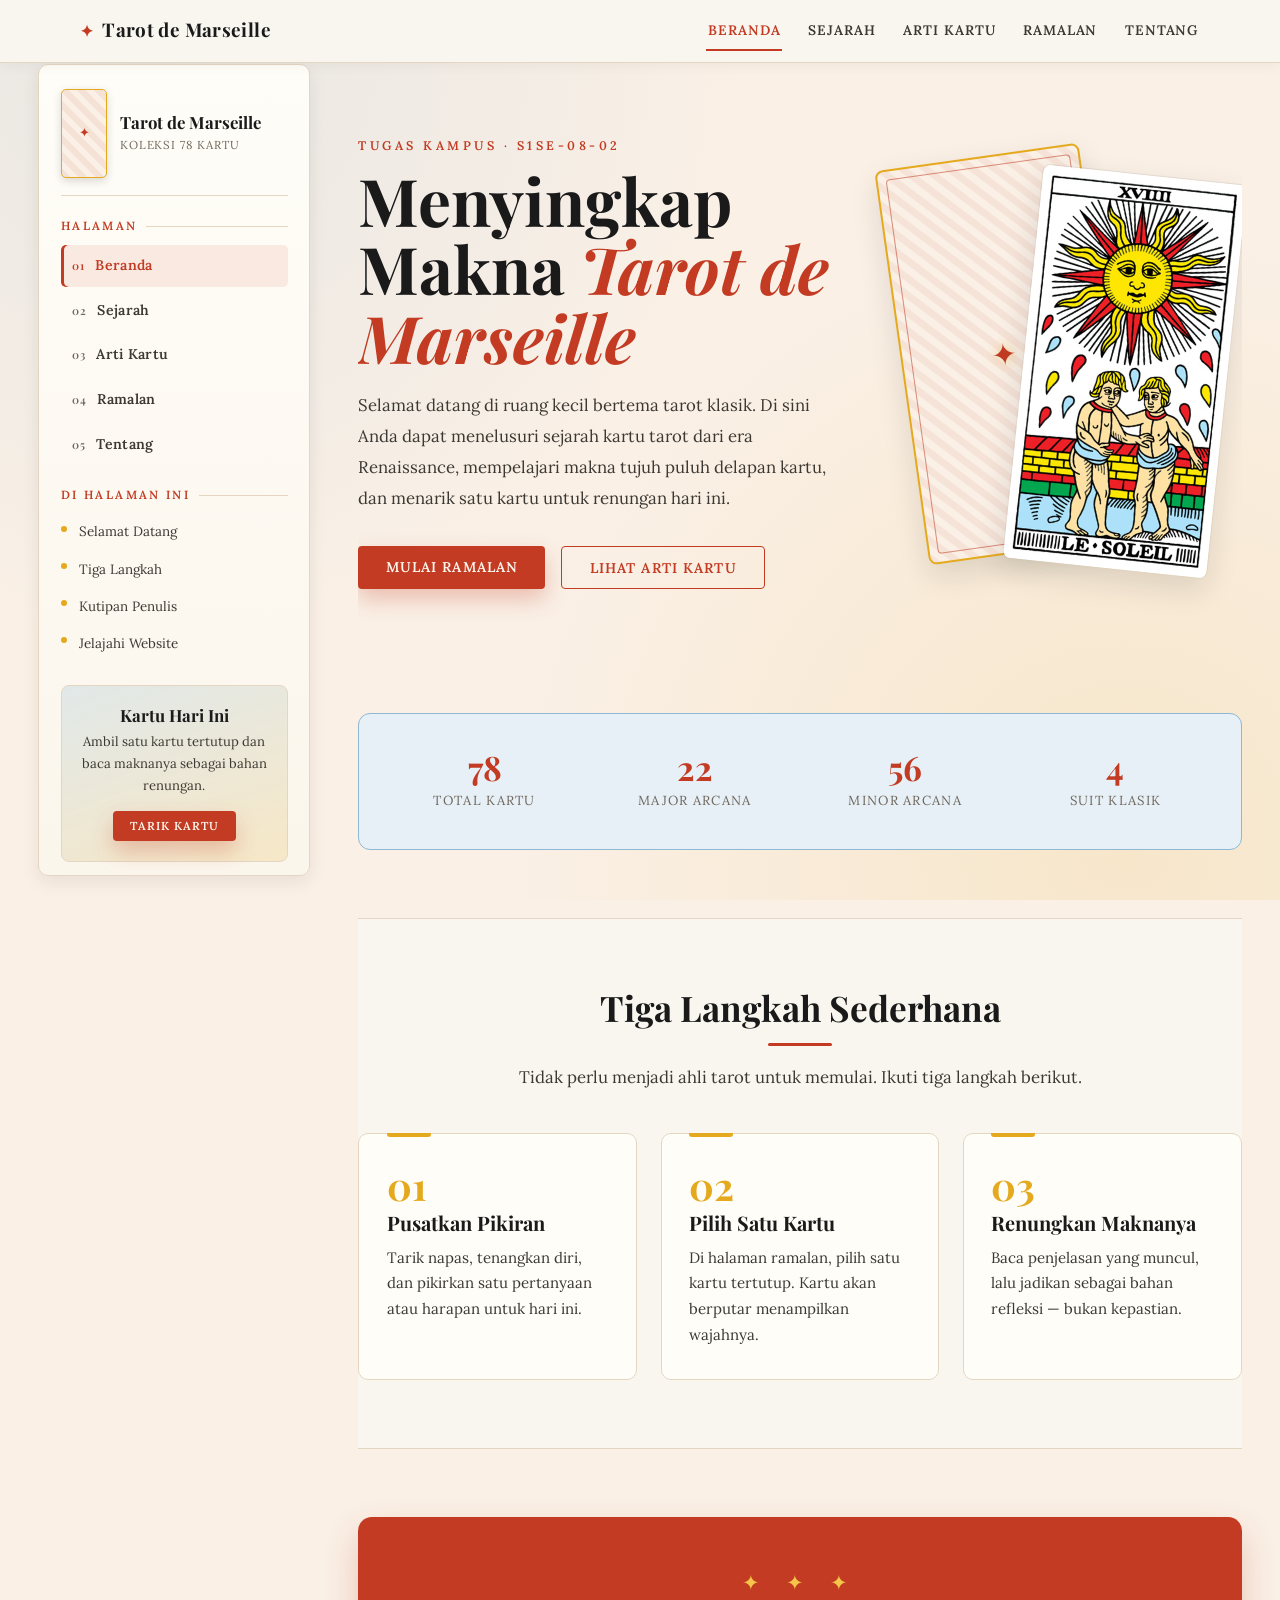
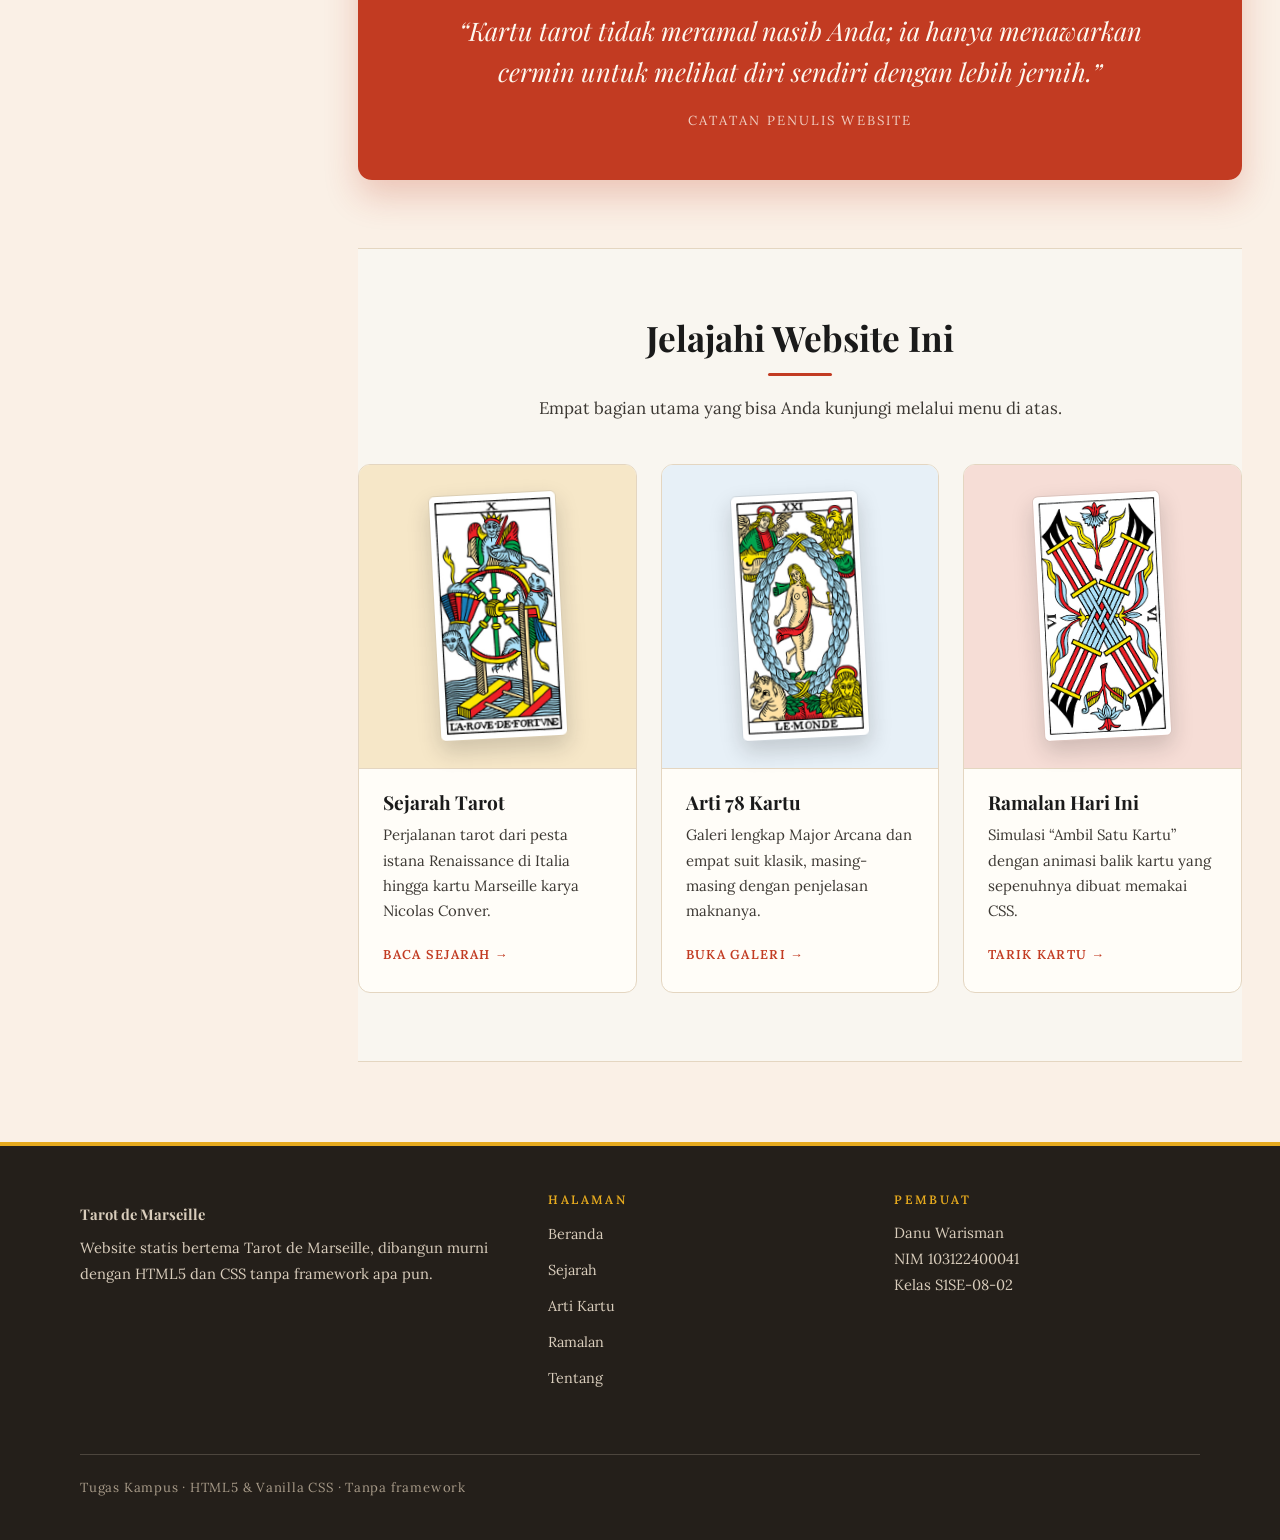
<file: index.html>
<!DOCTYPE html>
<html lang="id">
<head>
  <meta charset="UTF-8">
  <meta name="viewport" content="width=device-width, initial-scale=1.0">
  <meta name="description" content="Website tarot bertema Tarot de Marseille — sejarah, arti 78 kartu, dan ramalan kartu harian. Tugas kampus Danu Warisman.">
  <title>Beranda — Tarot de Marseille</title>
  <link rel="icon" type="image/jpeg" href="card/a17.jpg">
  <link rel="preconnect" href="https://fonts.googleapis.com">
  <link rel="preconnect" href="https://fonts.gstatic.com" crossorigin>
  <link href="https://fonts.googleapis.com/css2?family=Playfair+Display:ital,wght@0,400;0,600;0,700;1,400&family=Lora:ital,wght@0,400;0,600;1,400&display=swap" rel="stylesheet">
  <link rel="stylesheet" href="css/style.css">
</head>
<body>
  <a class="skip-link" href="#main">Lewati ke konten utama</a>

  <!-- HEADER -->
  <header class="site-header">
    <div class="container header-inner">
      <a class="brand" href="index.html">
        <span class="brand-mark">&#10022;</span> Tarot de Marseille
      </a>
      <nav class="site-nav" aria-label="Navigasi utama">
        <ul>
          <li><a href="index.html" aria-current="page">Beranda</a></li>
          <li><a href="sejarah.html">Sejarah</a></li>
          <li><a href="kartu.html">Arti Kartu</a></li>
          <li><a href="ramalan.html">Ramalan</a></li>
          <li><a href="tentang.html">Tentang</a></li>
        </ul>
      </nav>
    </div>
  </header>

  <!-- SIDEBAR + KONTEN -->
  <div class="site-shell">

    <!-- SIDEBAR: navigasi halaman, daftar isi, kartu ajakan, profil -->
    <aside class="sidebar" aria-label="Navigasi samping dan daftar isi">

      <div class="side-head">
        <span class="side-head-card" aria-hidden="true"><span>&#10022;</span></span>
        <div>
          <p class="side-head-title">Tarot de Marseille</p>
          <p class="side-head-sub">Koleksi 78 Kartu</p>
        </div>
      </div>

      <nav class="side-block side-nav" aria-label="Navigasi halaman">
        <h2>Halaman</h2>
        <ol>
            <li><a href="index.html" aria-current="page">Beranda</a></li>
            <li><a href="sejarah.html">Sejarah</a></li>
            <li><a href="kartu.html">Arti Kartu</a></li>
            <li><a href="ramalan.html">Ramalan</a></li>
            <li><a href="tentang.html">Tentang</a></li>
        </ol>
      </nav>

      <nav class="side-block side-toc" aria-label="Daftar isi halaman ini">
        <h2>Di Halaman Ini</h2>
        <ul>
            <li><a href="#beranda">Selamat Datang</a></li>
            <li><a href="#langkah">Tiga Langkah</a></li>
            <li><a href="#kutipan">Kutipan Penulis</a></li>
            <li><a href="#jelajahi">Jelajahi Website</a></li>
        </ul>
      </nav>

      <div class="side-card">
        <h2>Kartu Hari Ini</h2>
        <p>Ambil satu kartu tertutup dan baca maknanya sebagai bahan renungan.</p>
        <a class="btn btn-primary" href="ramalan.html">Tarik Kartu</a>
      </div>

      <div class="side-author">
        <span class="side-monogram" aria-hidden="true">DW</span>
        <div>
          <p class="side-author-name">Danu Warisman</p>
          <p class="side-author-meta">NIM 103122400041<br>Kelas S1SE-08-02</p>
        </div>
      </div>

    </aside>

    <!-- KONTEN UTAMA -->
    <main id="main" class="content">
      <!-- HERO -->
      <section class="hero" id="beranda">
        <div class="container hero-inner">
          <div class="hero-text">
            <p class="kicker">Tugas Kampus &middot; S1SE-08-02</p>
            <h1>Menyingkap Makna <em>Tarot de Marseille</em></h1>
            <p class="lead">
              Selamat datang di ruang kecil bertema tarot klasik. Di sini Anda dapat menelusuri
              sejarah kartu tarot dari era Renaissance, mempelajari makna tujuh puluh delapan
              kartu, dan menarik satu kartu untuk renungan hari ini.
            </p>
            <div class="hero-actions">
              <a class="btn btn-primary" href="ramalan.html">Mulai Ramalan</a>
              <a class="btn btn-outline" href="kartu.html">Lihat Arti Kartu</a>
            </div>
          </div>
          <div class="hero-art" aria-hidden="true">
            <div class="hero-card back hero-card-back"><span>&#10022;</span></div>
            <img class="hero-card front" src="card/a19.jpg" alt="">
          </div>
        </div>
      </section>

      <!-- STATISTIK -->
      <section class="section">
        <div class="container">
          <div class="stats">
            <div class="stat"><strong>78</strong><span>Total Kartu</span></div>
            <div class="stat"><strong>22</strong><span>Major Arcana</span></div>
            <div class="stat"><strong>56</strong><span>Minor Arcana</span></div>
            <div class="stat"><strong>4</strong><span>Suit Klasik</span></div>
          </div>
        </div>
      </section>

      <!-- LANGKAH-LANGKAH -->
      <section class="section alt" id="langkah">
        <div class="container">
          <div class="section-head center">
            <h2 class="section-title">Tiga Langkah Sederhana</h2>
            <p class="lead">Tidak perlu menjadi ahli tarot untuk memulai. Ikuti tiga langkah berikut.</p>
          </div>
          <div class="steps">
            <article class="step">
              <span class="step-no">01</span>
              <h3>Pusatkan Pikiran</h3>
              <p>Tarik napas, tenangkan diri, dan pikirkan satu pertanyaan atau harapan untuk hari ini.</p>
            </article>
            <article class="step">
              <span class="step-no">02</span>
              <h3>Pilih Satu Kartu</h3>
              <p>Di halaman ramalan, pilih satu kartu tertutup. Kartu akan berputar menampilkan wajahnya.</p>
            </article>
            <article class="step">
              <span class="step-no">03</span>
              <h3>Renungkan Maknanya</h3>
              <p>Baca penjelasan yang muncul, lalu jadikan sebagai bahan refleksi — bukan kepastian.</p>
            </article>
          </div>
        </div>
      </section>

      <!-- KUTIPAN -->
      <section class="section" id="kutipan">
        <div class="container">
          <div class="banner">
            <p class="banner-mark">&#10022; &#10022; &#10022;</p>
            <blockquote>
              &ldquo;Kartu tarot tidak meramal nasib Anda; ia hanya menawarkan cermin untuk melihat
              diri sendiri dengan lebih jernih.&rdquo;
            </blockquote>
            <cite>Catatan penulis website</cite>
          </div>
        </div>
      </section>

      <!-- JELAJAHI -->
      <section class="section alt" id="jelajahi">
        <div class="container">
          <div class="section-head center">
            <h2 class="section-title">Jelajahi Website Ini</h2>
            <p class="lead">Empat bagian utama yang bisa Anda kunjungi melalui menu di atas.</p>
          </div>
          <div class="feature-grid">
            <a class="feature" href="sejarah.html">
              <span class="feature-media tint-gold">
                <img src="card/a10.jpg" alt="Kartu La Roue de Fortune dari Tarot de Marseille">
              </span>
              <span class="feature-body">
                <h3>Sejarah Tarot</h3>
                <p>Perjalanan tarot dari pesta istana Renaissance di Italia hingga kartu Marseille karya Nicolas Conver.</p>
                <span class="feature-link">Baca Sejarah &rarr;</span>
              </span>
            </a>
            <a class="feature" href="kartu.html">
              <span class="feature-media tint-blue">
                <img src="card/a21.jpg" alt="Kartu Le Monde dari Tarot de Marseille">
              </span>
              <span class="feature-body">
                <h3>Arti 78 Kartu</h3>
                <p>Galeri lengkap Major Arcana dan empat suit klasik, masing-masing dengan penjelasan maknanya.</p>
                <span class="feature-link">Buka Galeri &rarr;</span>
              </span>
            </a>
            <a class="feature" href="ramalan.html">
              <span class="feature-media tint-red">
                <img src="card/b06.jpg" alt="Kartu Enam de Bâtons dari Tarot de Marseille">
              </span>
              <span class="feature-body">
                <h3>Ramalan Hari Ini</h3>
                <p>Simulasi &ldquo;Ambil Satu Kartu&rdquo; dengan animasi balik kartu yang sepenuhnya dibuat memakai CSS.</p>
                <span class="feature-link">Tarik Kartu &rarr;</span>
              </span>
            </a>
          </div>
        </div>
      </section>
    </main>
  </div>

  <!-- FOOTER -->
  <footer class="site-footer">
    <div class="container footer-inner">
      <div class="footer-col footer-about">
        <p class="footer-brand">Tarot de Marseille</p>
        <p>
          Website statis bertema Tarot de Marseille, dibangun murni dengan HTML5 dan CSS
          tanpa framework apa pun.
        </p>
      </div>

      <nav class="footer-col" aria-label="Navigasi footer">
        <h2 class="footer-head">Halaman</h2>
        <ul class="footer-links">
          <li><a href="index.html">Beranda</a></li>
          <li><a href="sejarah.html">Sejarah</a></li>
          <li><a href="kartu.html">Arti Kartu</a></li>
          <li><a href="ramalan.html">Ramalan</a></li>
          <li><a href="tentang.html">Tentang</a></li>
        </ul>
      </nav>

      <div class="footer-col">
        <h2 class="footer-head">Pembuat</h2>
        <p>
          Danu Warisman<br>
          NIM 103122400041<br>
          Kelas S1SE-08-02
        </p>
      </div>

      <p class="footer-meta">
        Tugas Kampus &middot; HTML5 &amp; Vanilla CSS &middot; Tanpa framework
      </p>
    </div>
  </footer>
</body>
</html>
</file>
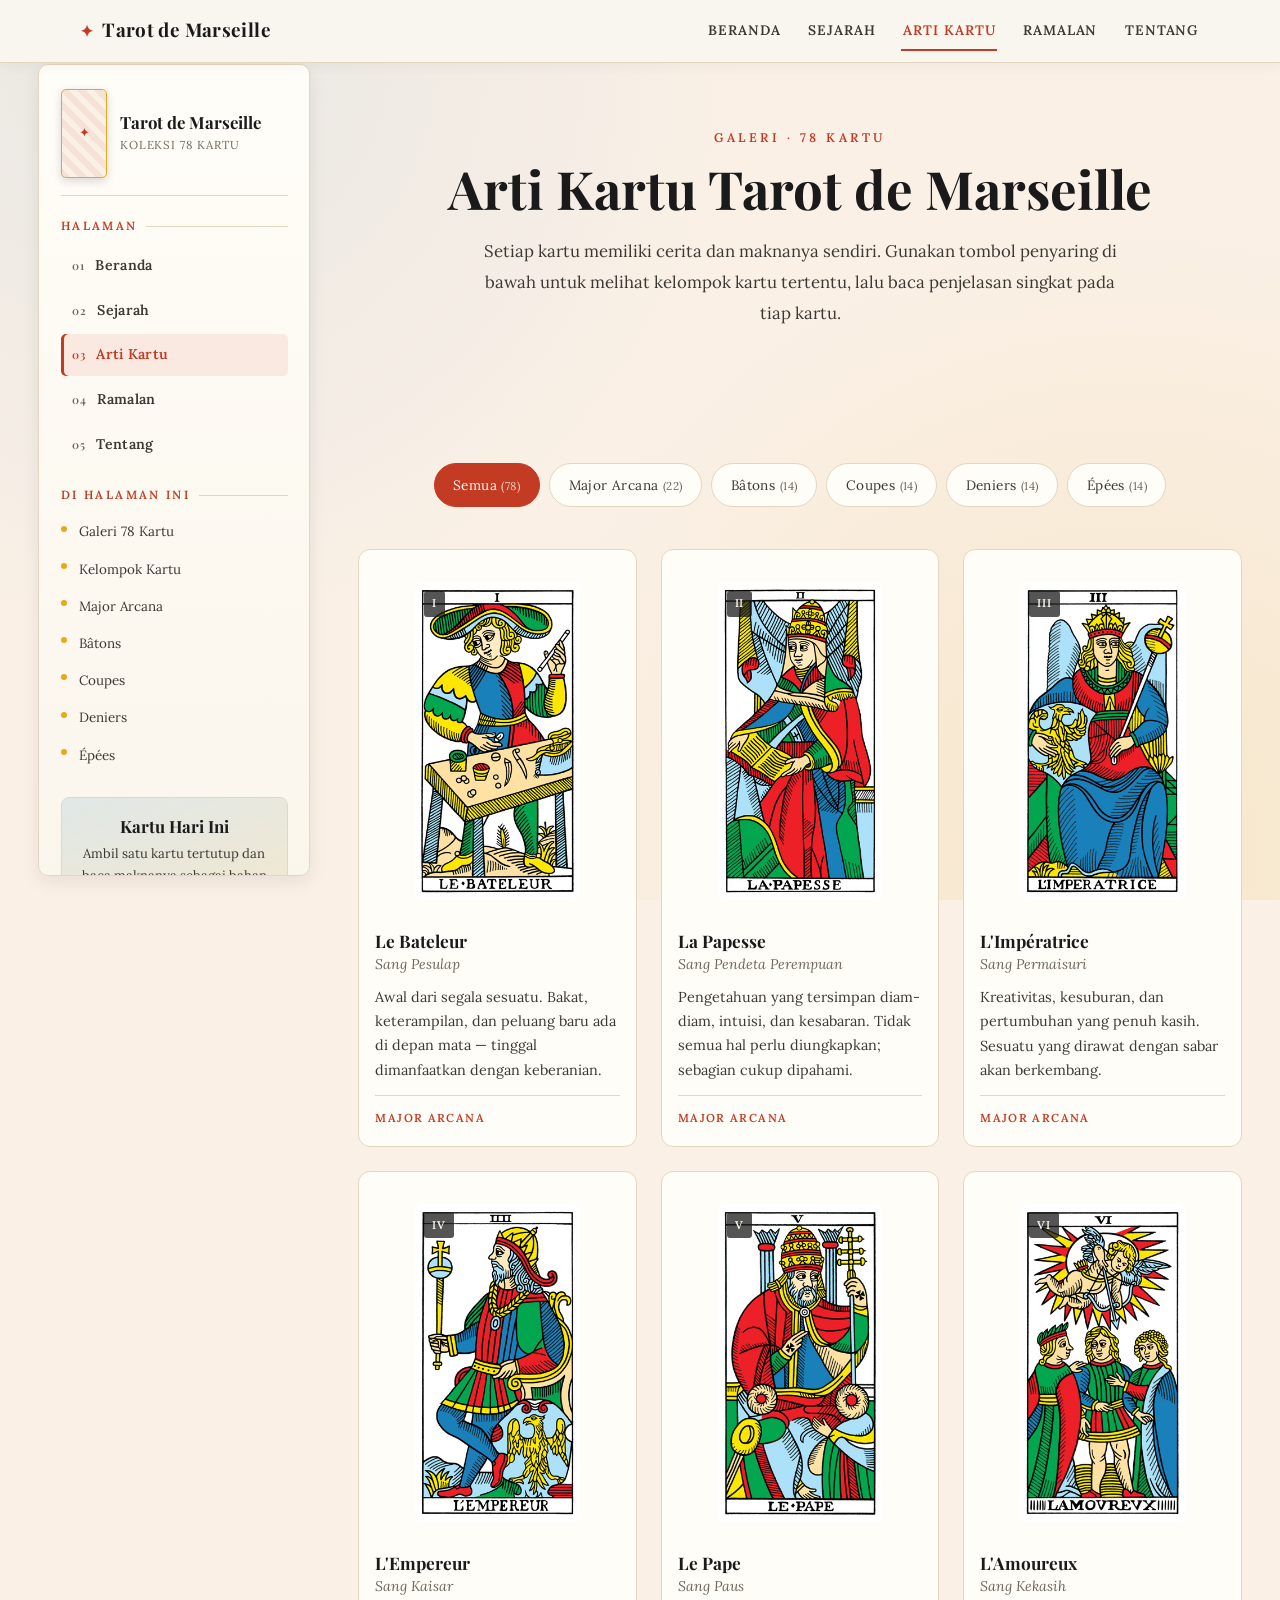
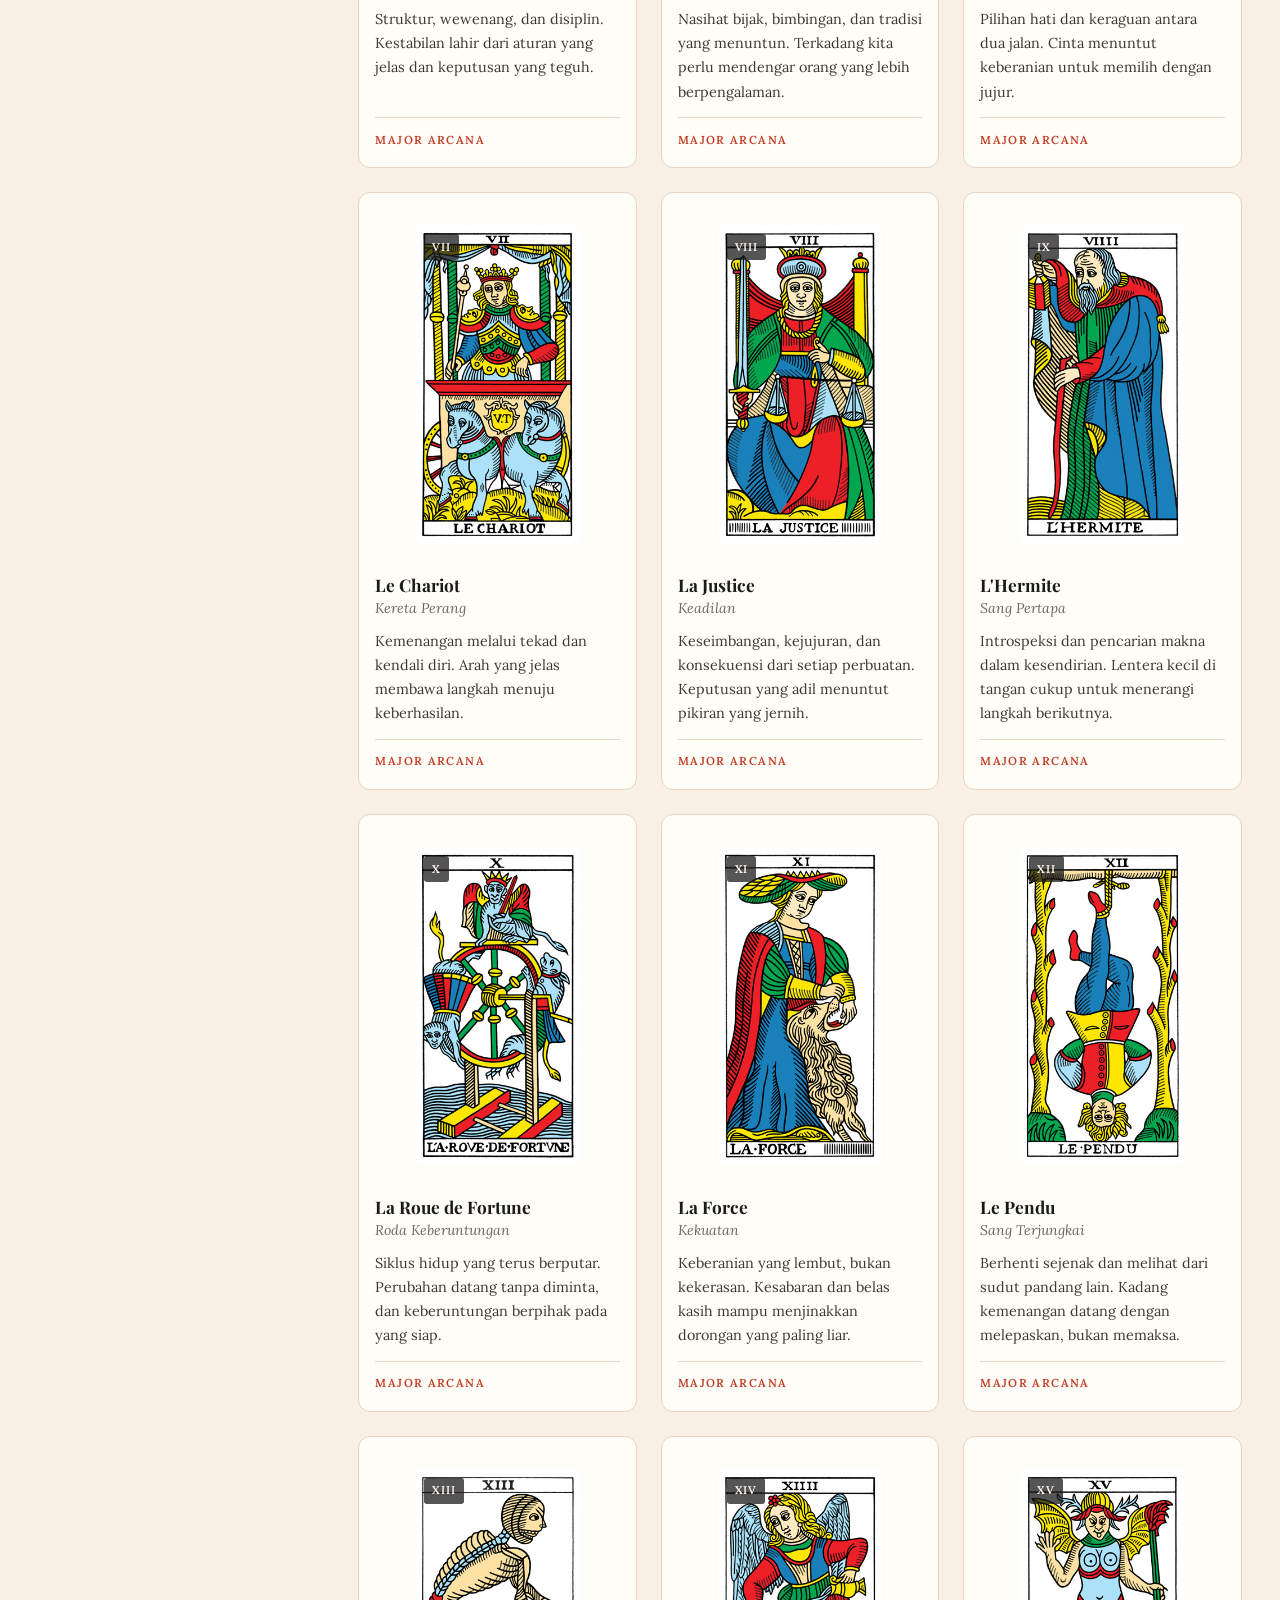
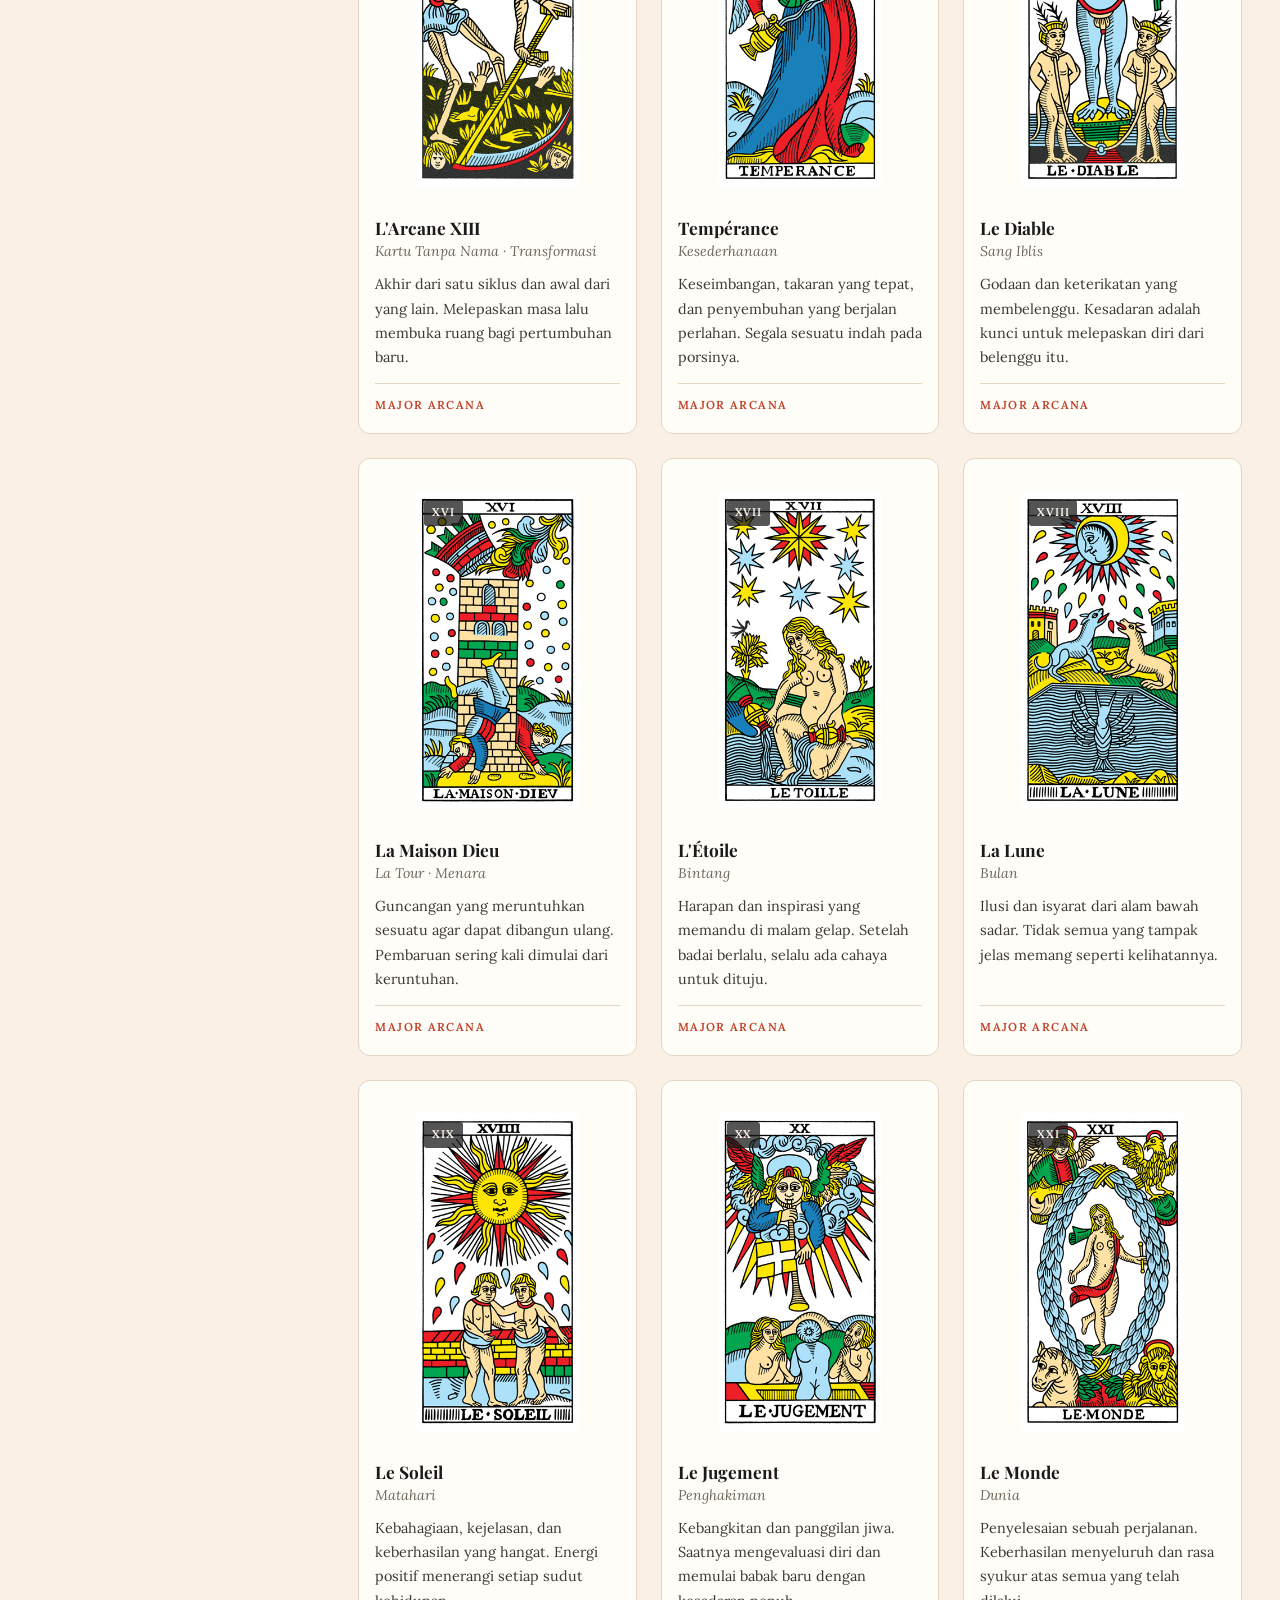
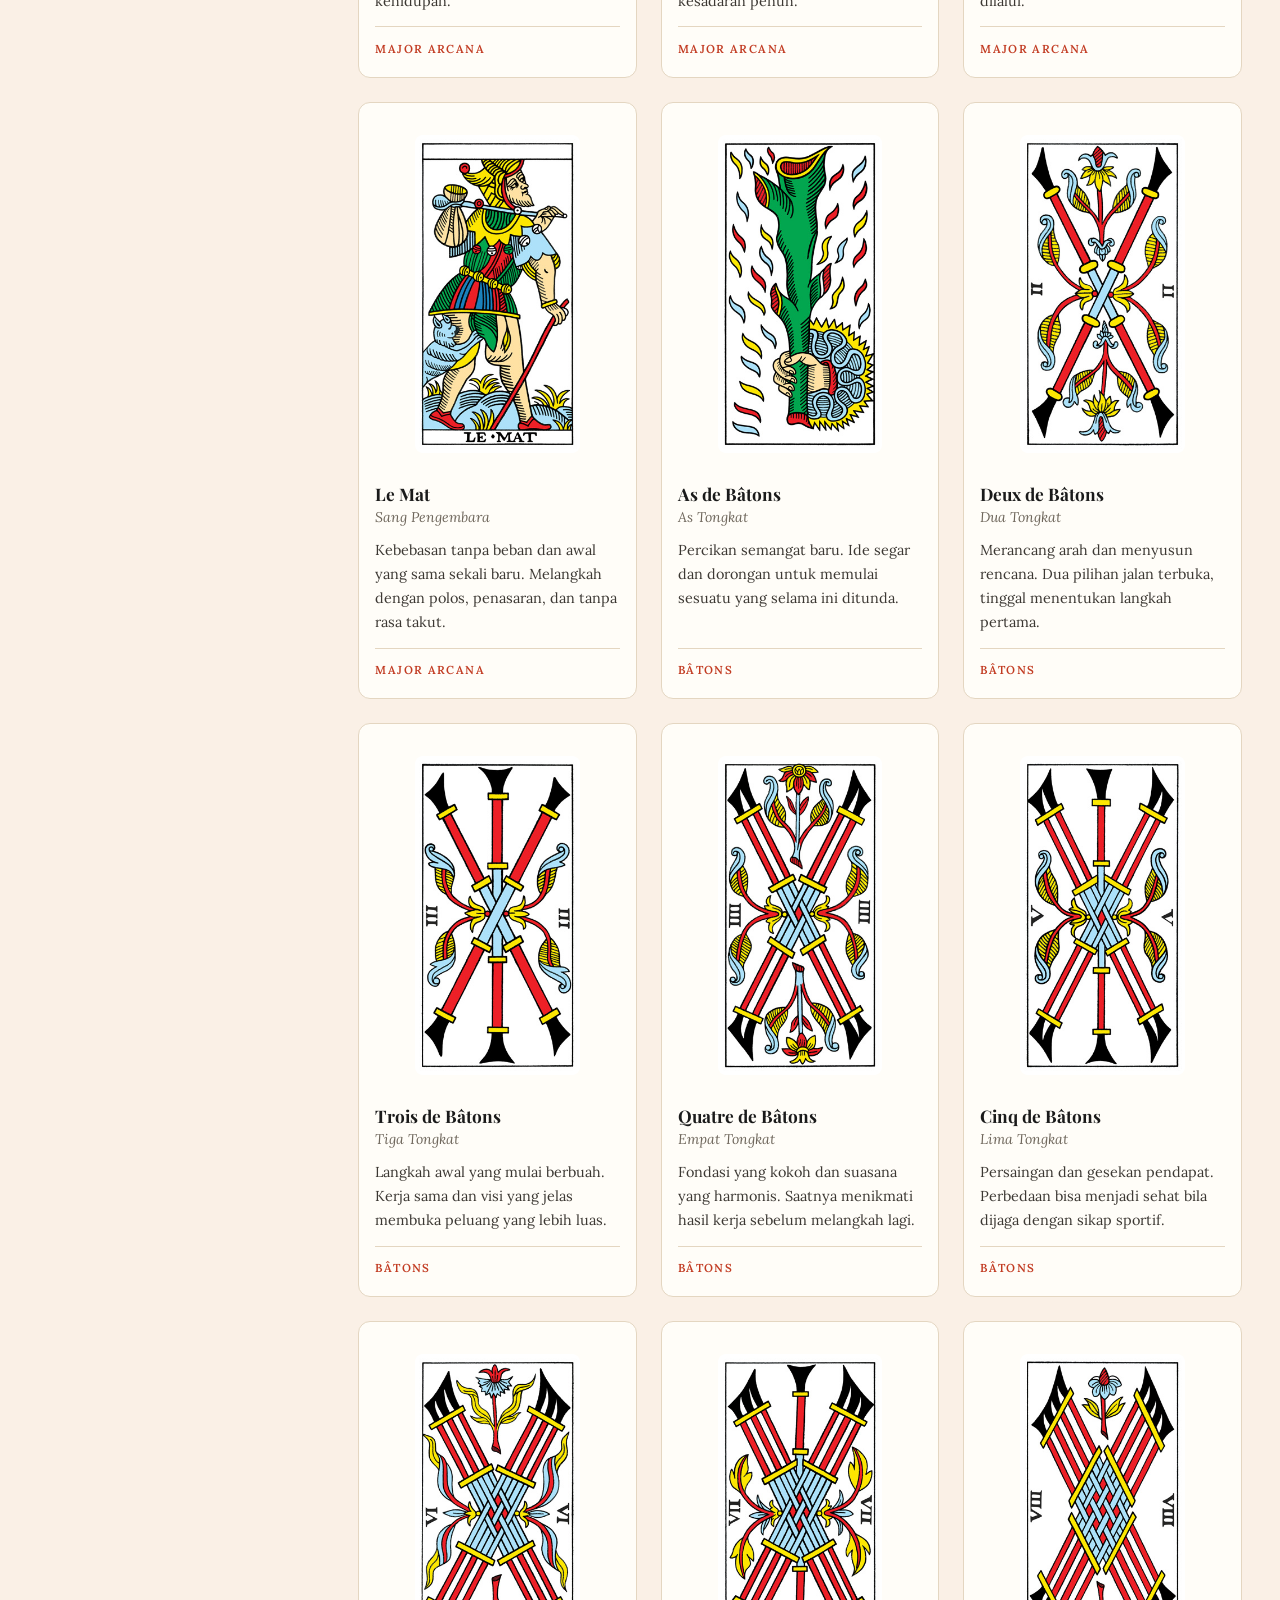
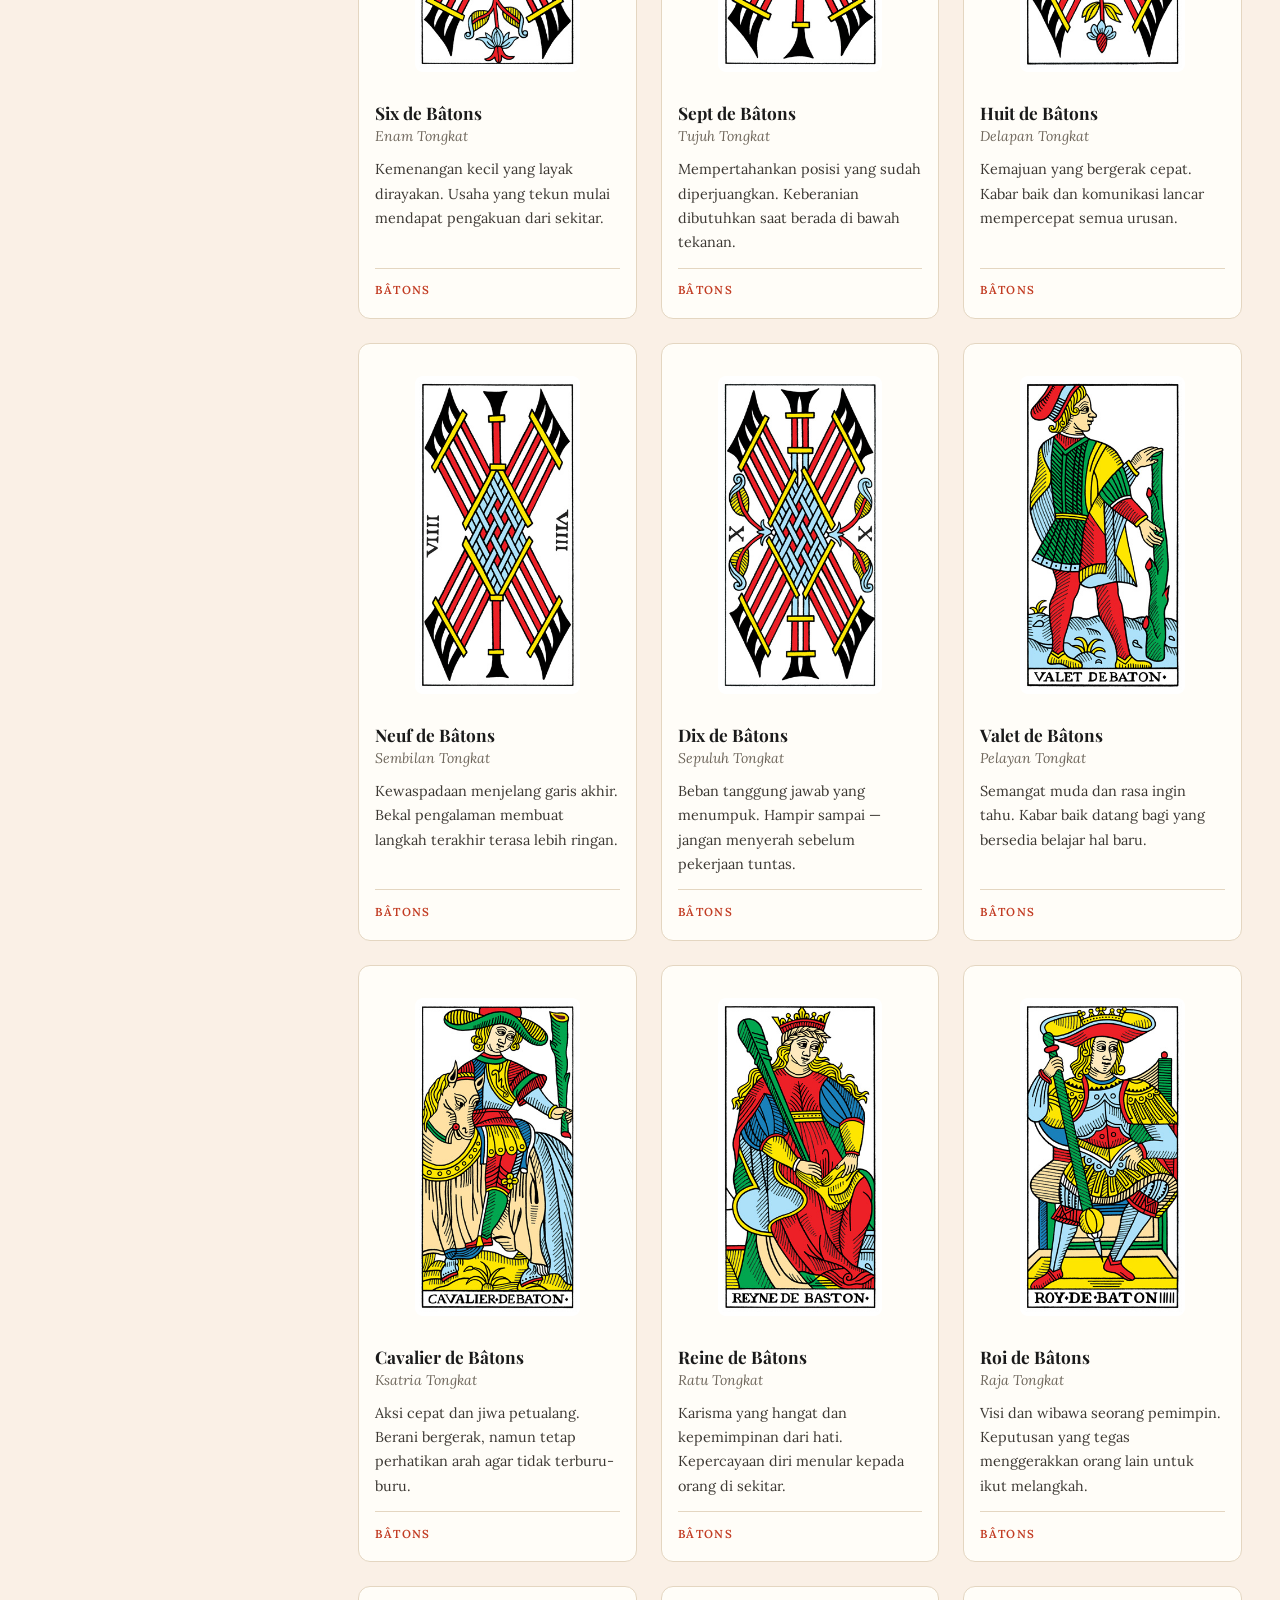
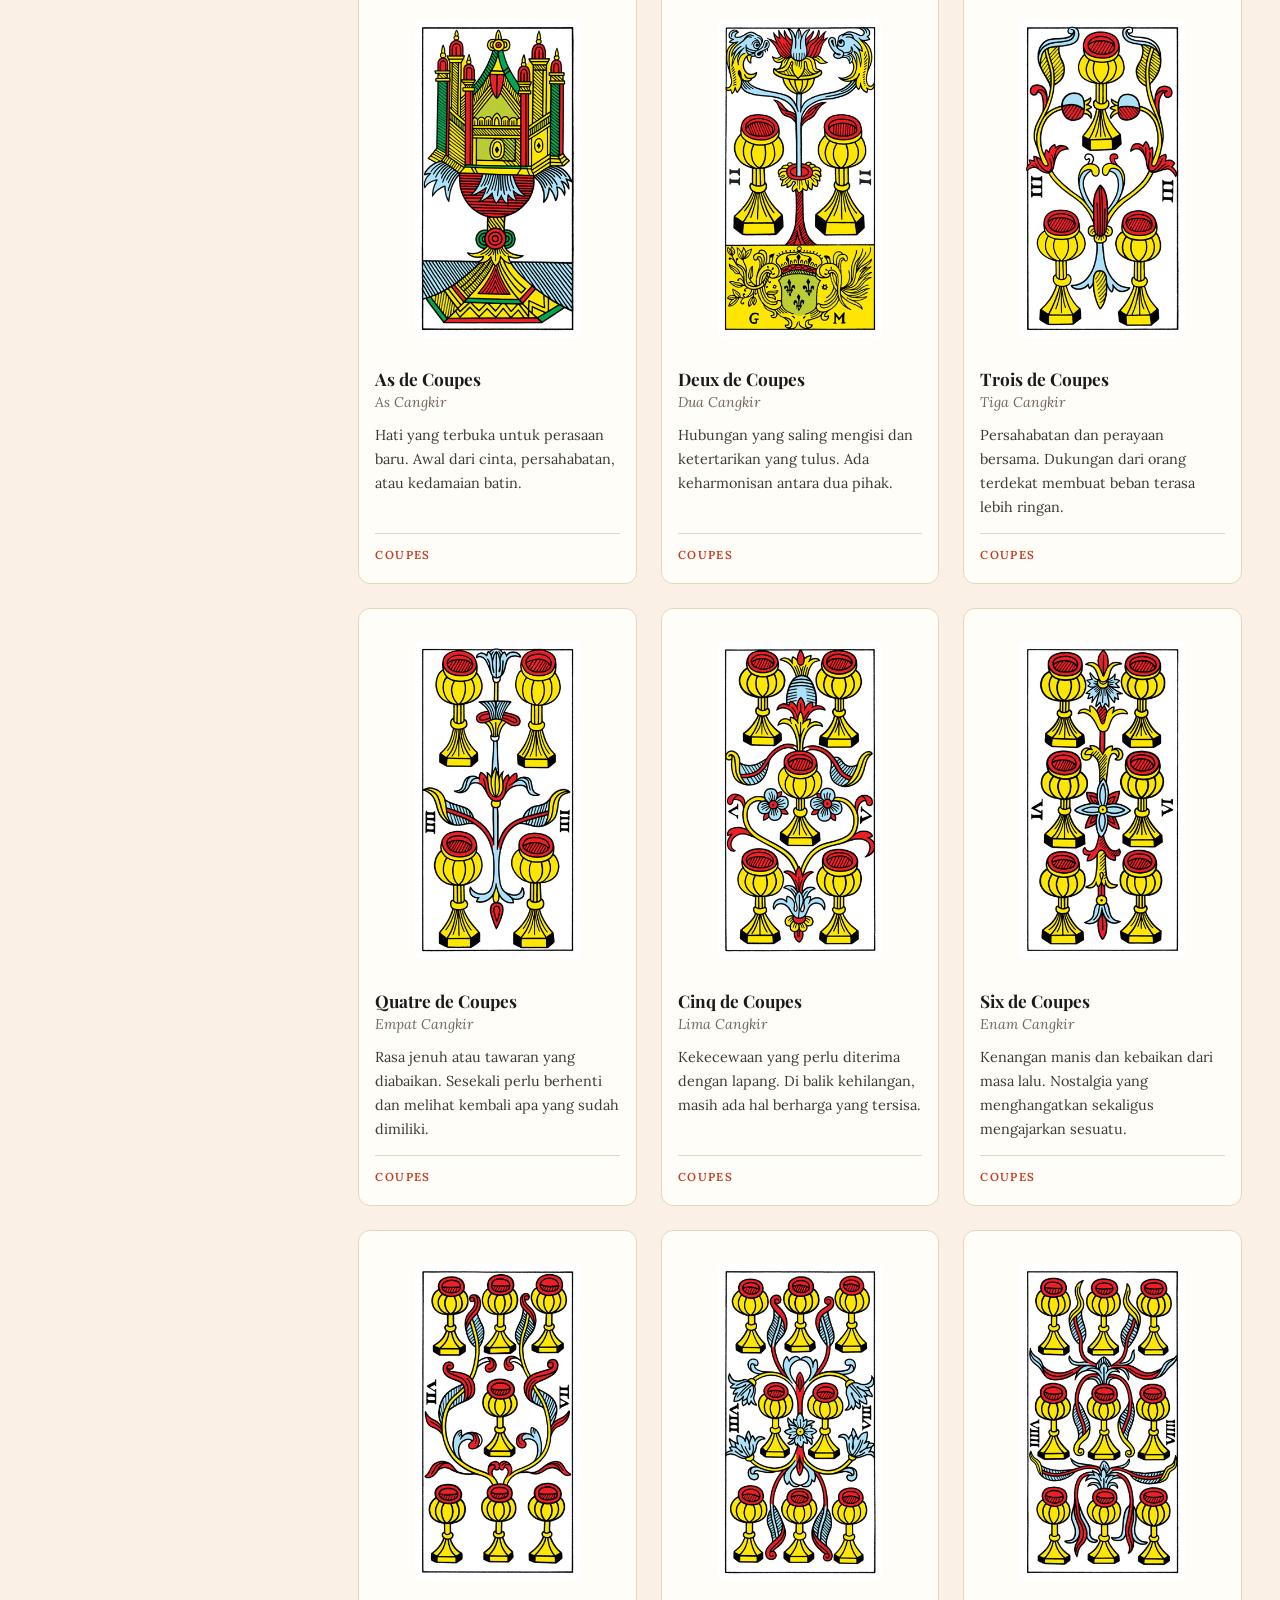
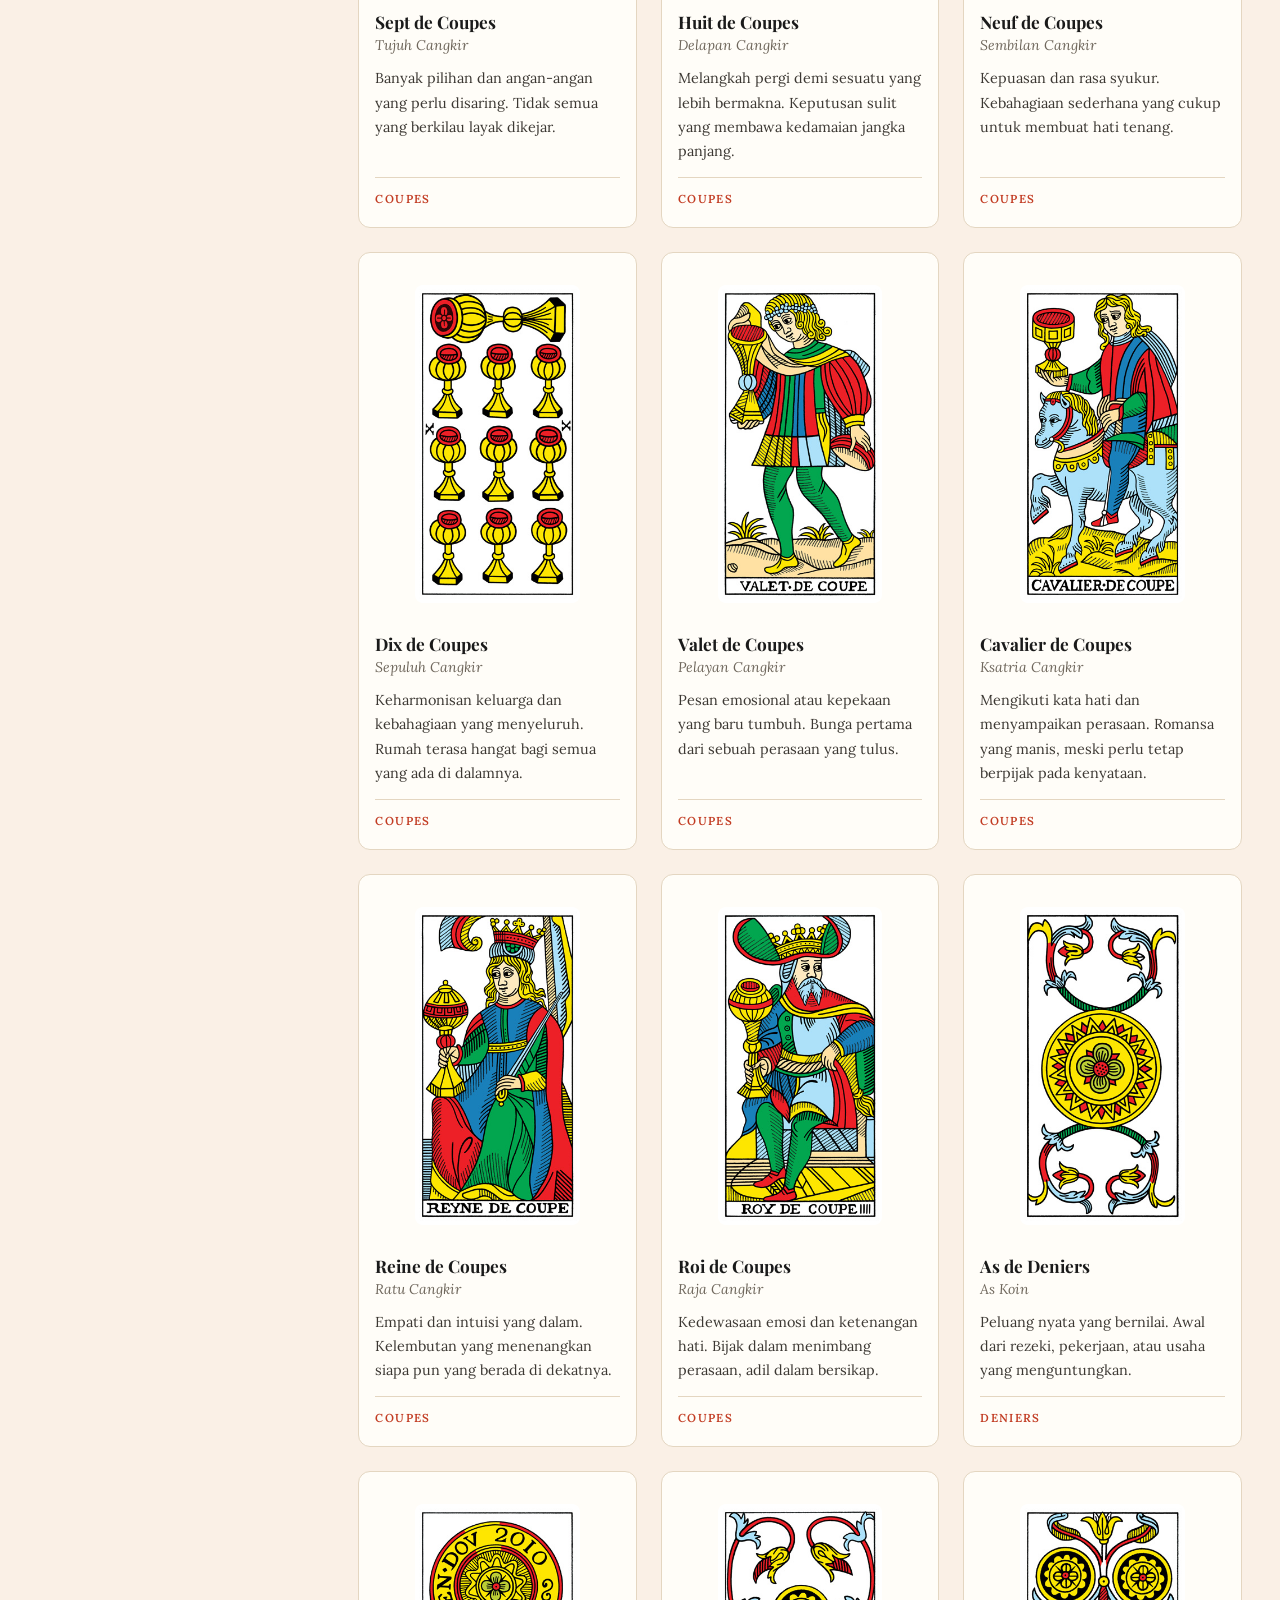
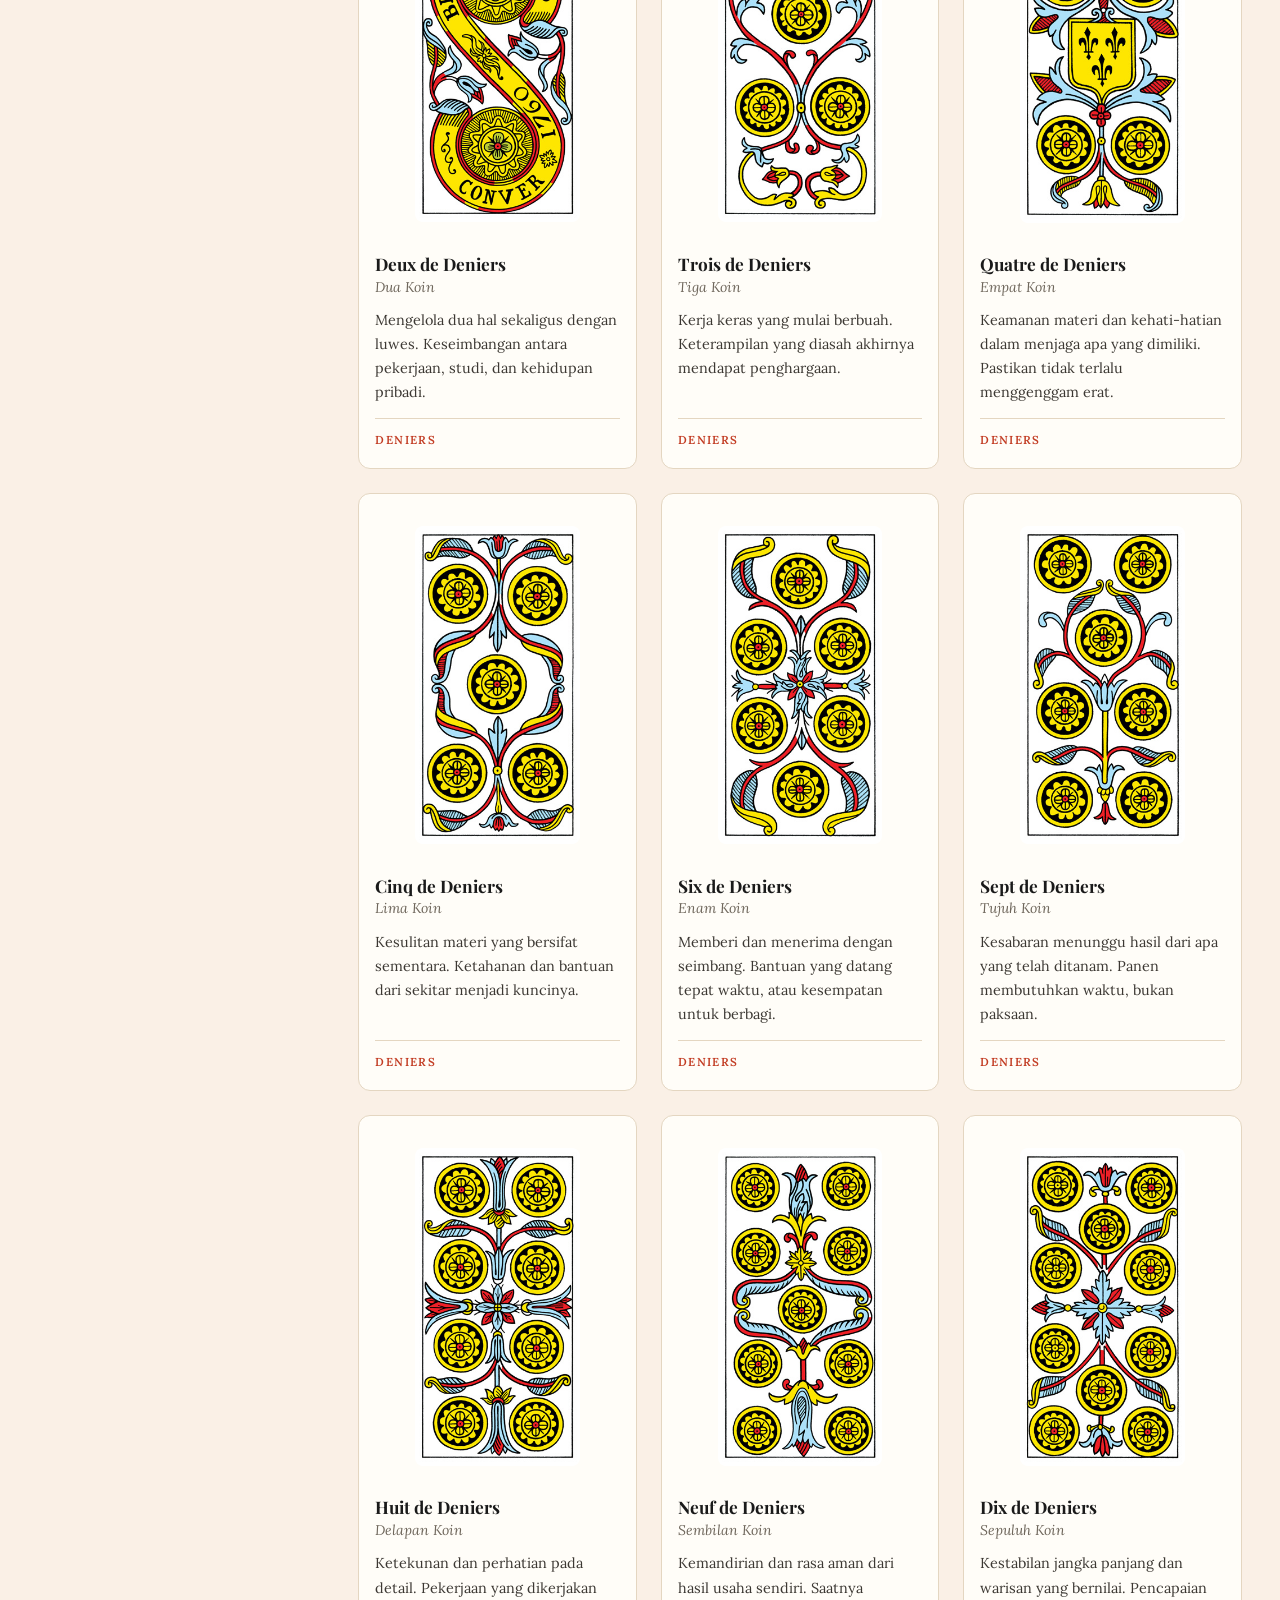
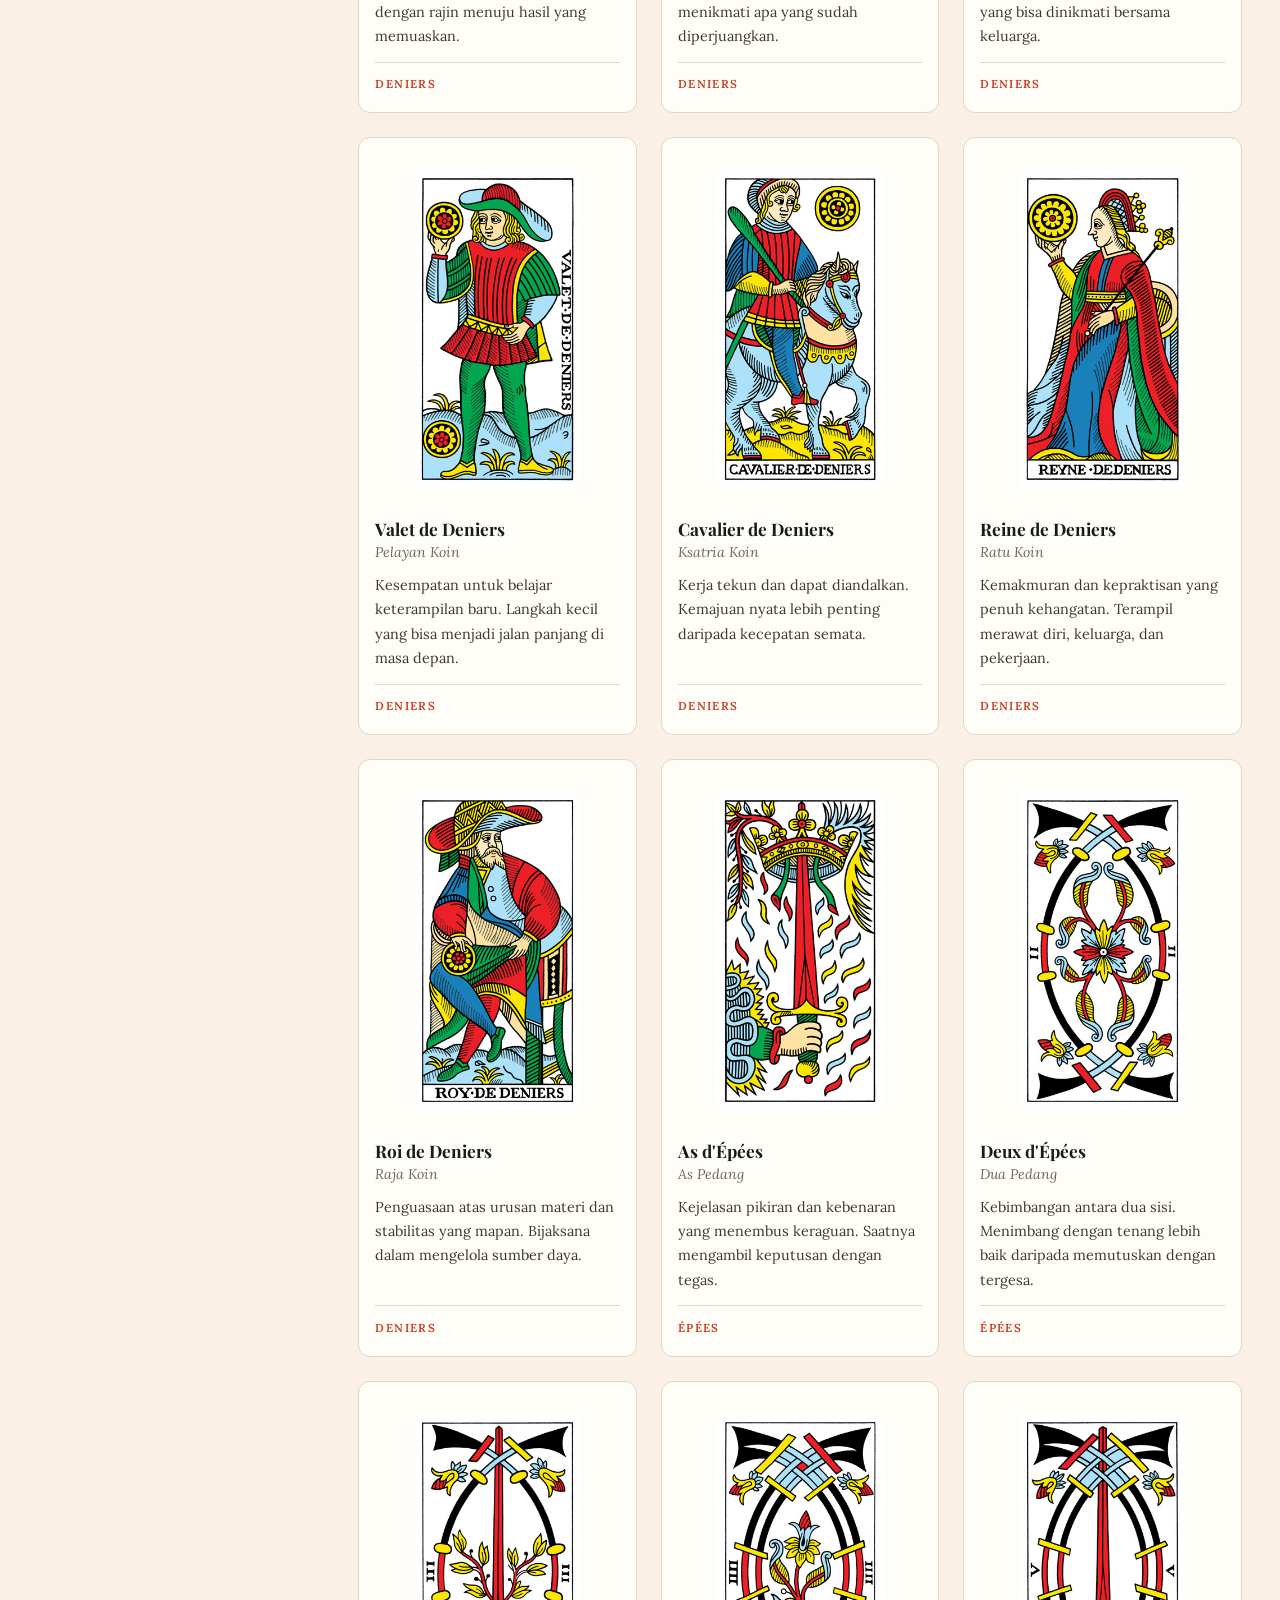
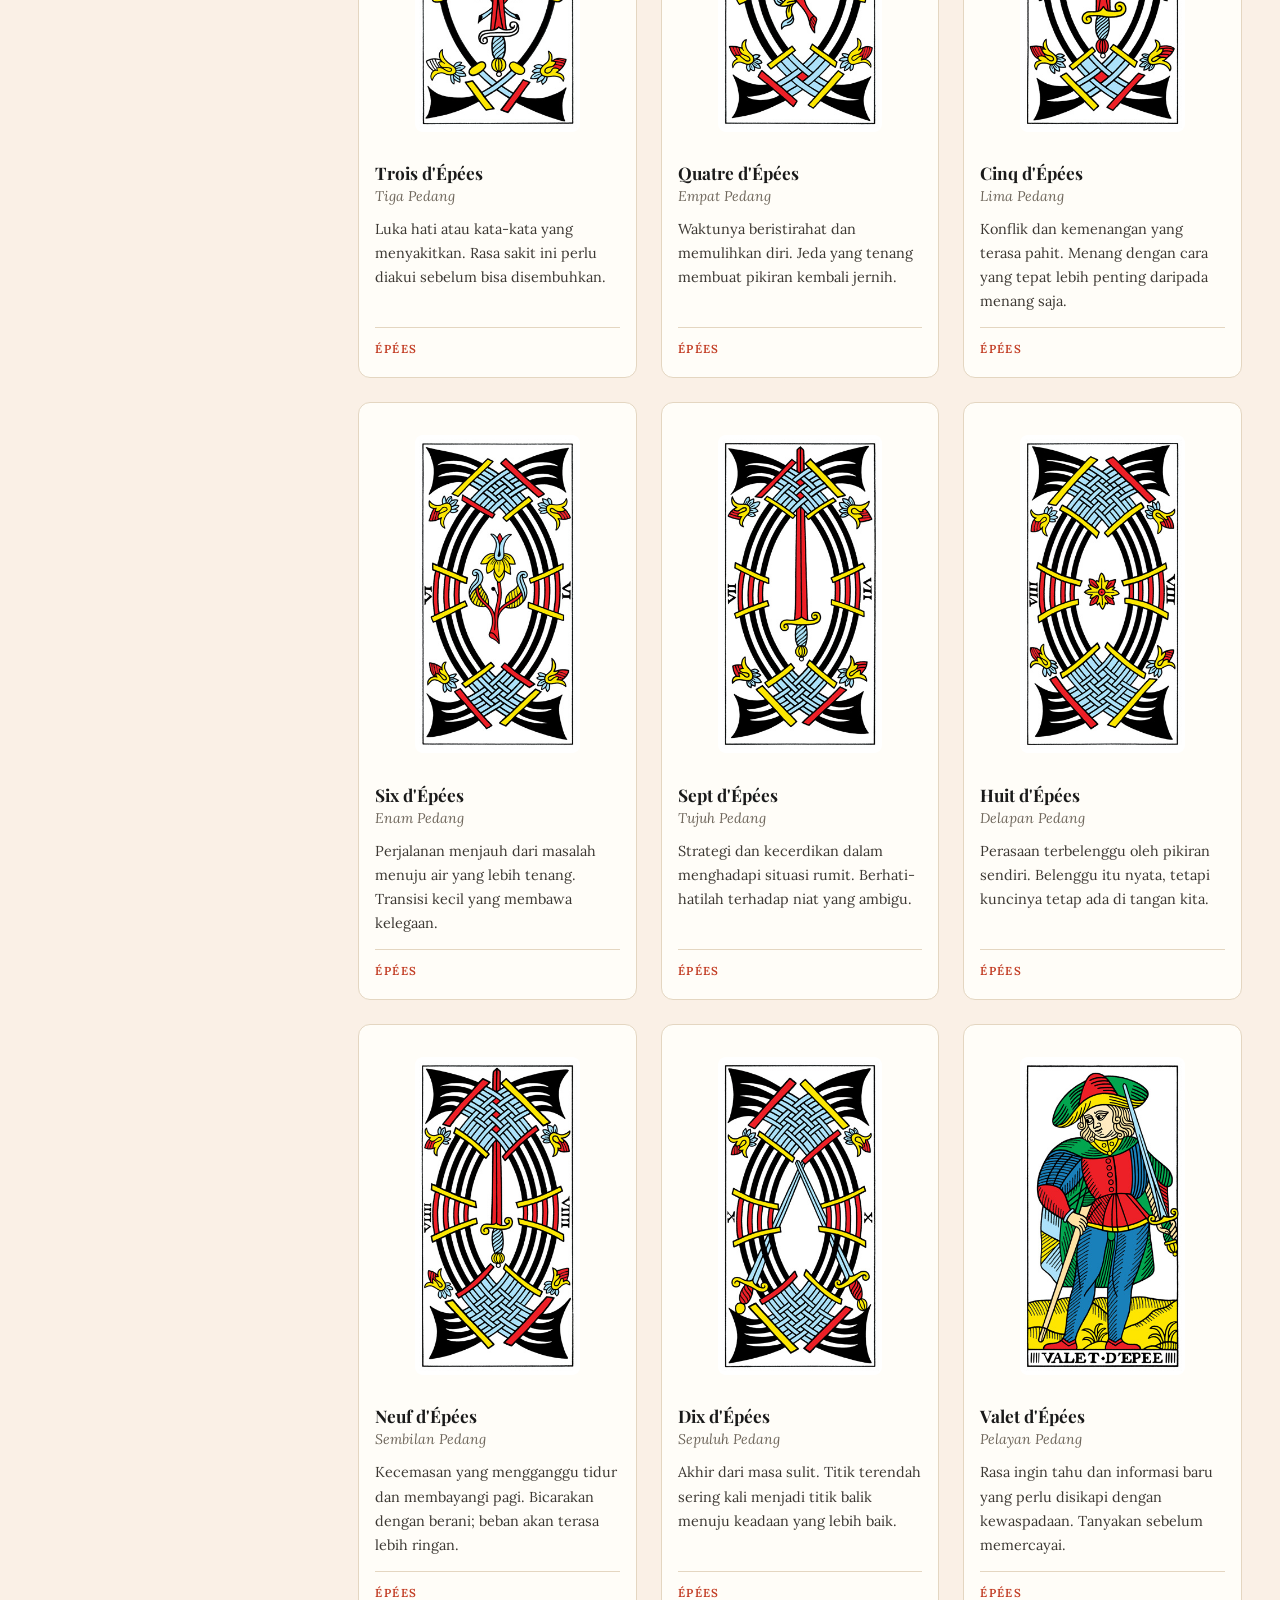
<file: kartu.html>
<!DOCTYPE html>
<html lang="id">
<head>
  <meta charset="UTF-8">
  <meta name="viewport" content="width=device-width, initial-scale=1.0">
  <meta name="description" content="Galeri lengkap 78 kartu Tarot de Marseille beserta maknanya: Major Arcana dan suit Bâtons, Coupes, Deniers, Épées.">
  <title>Arti Kartu — Tarot de Marseille</title>
  <link rel="icon" type="image/jpeg" href="card/a17.jpg">
  <link rel="preconnect" href="https://fonts.googleapis.com">
  <link rel="preconnect" href="https://fonts.gstatic.com" crossorigin>
  <link href="https://fonts.googleapis.com/css2?family=Playfair+Display:ital,wght@0,400;0,600;0,700;1,400&family=Lora:ital,wght@0,400;0,600;1,400&display=swap" rel="stylesheet">
  <link rel="stylesheet" href="css/style.css">
</head>
<body>
  <a class="skip-link" href="#main">Lewati ke konten utama</a>

  <!-- HEADER -->
  <header class="site-header">
    <div class="container header-inner">
      <a class="brand" href="index.html">
        <span class="brand-mark">&#10022;</span> Tarot de Marseille
      </a>
      <nav class="site-nav" aria-label="Navigasi utama">
        <ul>
          <li><a href="index.html">Beranda</a></li>
          <li><a href="sejarah.html">Sejarah</a></li>
          <li><a href="kartu.html" aria-current="page">Arti Kartu</a></li>
          <li><a href="ramalan.html">Ramalan</a></li>
          <li><a href="tentang.html">Tentang</a></li>
        </ul>
      </nav>
    </div>
  </header>

  <!-- SIDEBAR + KONTEN -->
  <div class="site-shell">

    <!-- SIDEBAR: navigasi halaman, daftar isi, kartu ajakan, profil -->
    <aside class="sidebar" aria-label="Navigasi samping dan daftar isi">

      <div class="side-head">
        <span class="side-head-card" aria-hidden="true"><span>&#10022;</span></span>
        <div>
          <p class="side-head-title">Tarot de Marseille</p>
          <p class="side-head-sub">Koleksi 78 Kartu</p>
        </div>
      </div>

      <nav class="side-block side-nav" aria-label="Navigasi halaman">
        <h2>Halaman</h2>
        <ol>
            <li><a href="index.html">Beranda</a></li>
            <li><a href="sejarah.html">Sejarah</a></li>
            <li><a href="kartu.html" aria-current="page">Arti Kartu</a></li>
            <li><a href="ramalan.html">Ramalan</a></li>
            <li><a href="tentang.html">Tentang</a></li>
        </ol>
      </nav>

      <nav class="side-block side-toc" aria-label="Daftar isi halaman ini">
        <h2>Di Halaman Ini</h2>
        <ul>
            <li><a href="#galeri">Galeri 78 Kartu</a></li>
            <li><a href="#kelompok">Kelompok Kartu</a></li>
            <li><a href="#major">Major Arcana</a></li>
            <li><a href="#batons">B&acirc;tons</a></li>
            <li><a href="#coupes">Coupes</a></li>
            <li><a href="#deniers">Deniers</a></li>
            <li><a href="#epees">&Eacute;p&eacute;es</a></li>
        </ul>
      </nav>

      <div class="side-card">
        <h2>Kartu Hari Ini</h2>
        <p>Ambil satu kartu tertutup dan baca maknanya sebagai bahan renungan.</p>
        <a class="btn btn-primary" href="ramalan.html">Tarik Kartu</a>
      </div>

      <div class="side-author">
        <span class="side-monogram" aria-hidden="true">DW</span>
        <div>
          <p class="side-author-name">Danu Warisman</p>
          <p class="side-author-meta">NIM 103122400041<br>Kelas S1SE-08-02</p>
        </div>
      </div>

    </aside>

    <!-- KONTEN UTAMA -->
    <main id="main" class="content">
      <!-- JUDUL HALAMAN -->
      <section class="page-hero">
        <div class="container narrow">
          <p class="kicker">Galeri &middot; 78 Kartu</p>
          <h1>Arti Kartu Tarot de Marseille</h1>
          <p class="lead">
            Setiap kartu memiliki cerita dan maknanya sendiri. Gunakan tombol penyaring
            di bawah untuk melihat kelompok kartu tertentu, lalu baca penjelasan singkat
            pada tiap kartu.
          </p>
        </div>
      </section>

      <!-- GALERI -->
      <section class="section">
        <div class="container">

          <!-- PENYARING (murni CSS, tanpa JavaScript) -->
          <input type="radio" name="filter" id="f-all" class="filter-input" checked>
          <input type="radio" name="filter" id="f-major" class="filter-input">
          <input type="radio" name="filter" id="f-b" class="filter-input">
          <input type="radio" name="filter" id="f-c" class="filter-input">
          <input type="radio" name="filter" id="f-d" class="filter-input">
          <input type="radio" name="filter" id="f-e" class="filter-input">

          <div class="filter-bar" id="kelompok" role="group" aria-label="Saring kartu berdasarkan kelompok">
            <label for="f-all">Semua <small>(78)</small></label>
            <label for="f-major">Major Arcana <small>(22)</small></label>
            <label for="f-b">Bâtons <small>(14)</small></label>
            <label for="f-c">Coupes <small>(14)</small></label>
            <label for="f-d">Deniers <small>(14)</small></label>
            <label for="f-e">&Eacute;p&eacute;es <small>(14)</small></label>
          </div>

          <div class="gallery" id="galeri">

            <!-- MAJOR ARCANA (a01–a22) -->
            <article class="card-item suit-major" id="major">
              <figure class="card-figure">
                <img src="card/a01.jpg" alt="Le Bateleur — kartu Major Arcana Tarot de Marseille" loading="lazy">
                <span class="card-no">I</span>
              </figure>
              <h3>Le Bateleur<span class="card-sub">Sang Pesulap</span></h3>
              <p>Awal dari segala sesuatu. Bakat, keterampilan, dan peluang baru ada di depan mata — tinggal dimanfaatkan dengan keberanian.</p>
              <span class="suit-tag">Major Arcana</span>
            </article>

            <article class="card-item suit-major">
              <figure class="card-figure">
                <img src="card/a02.jpg" alt="La Papesse — kartu Major Arcana Tarot de Marseille" loading="lazy">
                <span class="card-no">II</span>
              </figure>
              <h3>La Papesse<span class="card-sub">Sang Pendeta Perempuan</span></h3>
              <p>Pengetahuan yang tersimpan diam-diam, intuisi, dan kesabaran. Tidak semua hal perlu diungkapkan; sebagian cukup dipahami.</p>
              <span class="suit-tag">Major Arcana</span>
            </article>

            <article class="card-item suit-major">
              <figure class="card-figure">
                <img src="card/a03.jpg" alt="L'Impératrice — kartu Major Arcana Tarot de Marseille" loading="lazy">
                <span class="card-no">III</span>
              </figure>
              <h3>L'Imp&eacute;ratrice<span class="card-sub">Sang Permaisuri</span></h3>
              <p>Kreativitas, kesuburan, dan pertumbuhan yang penuh kasih. Sesuatu yang dirawat dengan sabar akan berkembang.</p>
              <span class="suit-tag">Major Arcana</span>
            </article>

            <article class="card-item suit-major">
              <figure class="card-figure">
                <img src="card/a04.jpg" alt="L'Empereur — kartu Major Arcana Tarot de Marseille" loading="lazy">
                <span class="card-no">IV</span>
              </figure>
              <h3>L'Empereur<span class="card-sub">Sang Kaisar</span></h3>
              <p>Struktur, wewenang, dan disiplin. Kestabilan lahir dari aturan yang jelas dan keputusan yang teguh.</p>
              <span class="suit-tag">Major Arcana</span>
            </article>

            <article class="card-item suit-major">
              <figure class="card-figure">
                <img src="card/a05.jpg" alt="Le Pape — kartu Major Arcana Tarot de Marseille" loading="lazy">
                <span class="card-no">V</span>
              </figure>
              <h3>Le Pape<span class="card-sub">Sang Paus</span></h3>
              <p>Nasihat bijak, bimbingan, dan tradisi yang menuntun. Terkadang kita perlu mendengar orang yang lebih berpengalaman.</p>
              <span class="suit-tag">Major Arcana</span>
            </article>

            <article class="card-item suit-major">
              <figure class="card-figure">
                <img src="card/a06.jpg" alt="L'Amoureux — kartu Major Arcana Tarot de Marseille" loading="lazy">
                <span class="card-no">VI</span>
              </figure>
              <h3>L'Amoureux<span class="card-sub">Sang Kekasih</span></h3>
              <p>Pilihan hati dan keraguan antara dua jalan. Cinta menuntut keberanian untuk memilih dengan jujur.</p>
              <span class="suit-tag">Major Arcana</span>
            </article>

            <article class="card-item suit-major">
              <figure class="card-figure">
                <img src="card/a07.jpg" alt="Le Chariot — kartu Major Arcana Tarot de Marseille" loading="lazy">
                <span class="card-no">VII</span>
              </figure>
              <h3>Le Chariot<span class="card-sub">Kereta Perang</span></h3>
              <p>Kemenangan melalui tekad dan kendali diri. Arah yang jelas membawa langkah menuju keberhasilan.</p>
              <span class="suit-tag">Major Arcana</span>
            </article>

            <article class="card-item suit-major">
              <figure class="card-figure">
                <img src="card/a08.jpg" alt="La Justice — kartu Major Arcana Tarot de Marseille" loading="lazy">
                <span class="card-no">VIII</span>
              </figure>
              <h3>La Justice<span class="card-sub">Keadilan</span></h3>
              <p>Keseimbangan, kejujuran, dan konsekuensi dari setiap perbuatan. Keputusan yang adil menuntut pikiran yang jernih.</p>
              <span class="suit-tag">Major Arcana</span>
            </article>

            <article class="card-item suit-major">
              <figure class="card-figure">
                <img src="card/a09.jpg" alt="L'Hermite — kartu Major Arcana Tarot de Marseille" loading="lazy">
                <span class="card-no">IX</span>
              </figure>
              <h3>L'Hermite<span class="card-sub">Sang Pertapa</span></h3>
              <p>Introspeksi dan pencarian makna dalam kesendirian. Lentera kecil di tangan cukup untuk menerangi langkah berikutnya.</p>
              <span class="suit-tag">Major Arcana</span>
            </article>

            <article class="card-item suit-major">
              <figure class="card-figure">
                <img src="card/a10.jpg" alt="La Roue de Fortune — kartu Major Arcana Tarot de Marseille" loading="lazy">
                <span class="card-no">X</span>
              </figure>
              <h3>La Roue de Fortune<span class="card-sub">Roda Keberuntungan</span></h3>
              <p>Siklus hidup yang terus berputar. Perubahan datang tanpa diminta, dan keberuntungan berpihak pada yang siap.</p>
              <span class="suit-tag">Major Arcana</span>
            </article>

            <article class="card-item suit-major">
              <figure class="card-figure">
                <img src="card/a11.jpg" alt="La Force — kartu Major Arcana Tarot de Marseille" loading="lazy">
                <span class="card-no">XI</span>
              </figure>
              <h3>La Force<span class="card-sub">Kekuatan</span></h3>
              <p>Keberanian yang lembut, bukan kekerasan. Kesabaran dan belas kasih mampu menjinakkan dorongan yang paling liar.</p>
              <span class="suit-tag">Major Arcana</span>
            </article>

            <article class="card-item suit-major">
              <figure class="card-figure">
                <img src="card/a12.jpg" alt="Le Pendu — kartu Major Arcana Tarot de Marseille" loading="lazy">
                <span class="card-no">XII</span>
              </figure>
              <h3>Le Pendu<span class="card-sub">Sang Terjungkai</span></h3>
              <p>Berhenti sejenak dan melihat dari sudut pandang lain. Kadang kemenangan datang dengan melepaskan, bukan memaksa.</p>
              <span class="suit-tag">Major Arcana</span>
            </article>

            <article class="card-item suit-major">
              <figure class="card-figure">
                <img src="card/a13.jpg" alt="L'Arcane XIII — kartu Major Arcana Tarot de Marseille" loading="lazy">
                <span class="card-no">XIII</span>
              </figure>
              <h3>L'Arcane XIII<span class="card-sub">Kartu Tanpa Nama &middot; Transformasi</span></h3>
              <p>Akhir dari satu siklus dan awal dari yang lain. Melepaskan masa lalu membuka ruang bagi pertumbuhan baru.</p>
              <span class="suit-tag">Major Arcana</span>
            </article>

            <article class="card-item suit-major">
              <figure class="card-figure">
                <img src="card/a14.jpg" alt="Tempérance — kartu Major Arcana Tarot de Marseille" loading="lazy">
                <span class="card-no">XIV</span>
              </figure>
              <h3>Temp&eacute;rance<span class="card-sub">Kesederhanaan</span></h3>
              <p>Keseimbangan, takaran yang tepat, dan penyembuhan yang berjalan perlahan. Segala sesuatu indah pada porsinya.</p>
              <span class="suit-tag">Major Arcana</span>
            </article>

            <article class="card-item suit-major">
              <figure class="card-figure">
                <img src="card/a15.jpg" alt="Le Diable — kartu Major Arcana Tarot de Marseille" loading="lazy">
                <span class="card-no">XV</span>
              </figure>
              <h3>Le Diable<span class="card-sub">Sang Iblis</span></h3>
              <p>Godaan dan keterikatan yang membelenggu. Kesadaran adalah kunci untuk melepaskan diri dari belenggu itu.</p>
              <span class="suit-tag">Major Arcana</span>
            </article>

            <article class="card-item suit-major">
              <figure class="card-figure">
                <img src="card/a16.jpg" alt="La Maison Dieu — kartu Major Arcana Tarot de Marseille" loading="lazy">
                <span class="card-no">XVI</span>
              </figure>
              <h3>La Maison Dieu<span class="card-sub">La Tour &middot; Menara</span></h3>
              <p>Guncangan yang meruntuhkan sesuatu agar dapat dibangun ulang. Pembaruan sering kali dimulai dari keruntuhan.</p>
              <span class="suit-tag">Major Arcana</span>
            </article>

            <article class="card-item suit-major">
              <figure class="card-figure">
                <img src="card/a17.jpg" alt="L'Étoile — kartu Major Arcana Tarot de Marseille" loading="lazy">
                <span class="card-no">XVII</span>
              </figure>
              <h3>L'&Eacute;toile<span class="card-sub">Bintang</span></h3>
              <p>Harapan dan inspirasi yang memandu di malam gelap. Setelah badai berlalu, selalu ada cahaya untuk dituju.</p>
              <span class="suit-tag">Major Arcana</span>
            </article>

            <article class="card-item suit-major">
              <figure class="card-figure">
                <img src="card/a18.jpg" alt="La Lune — kartu Major Arcana Tarot de Marseille" loading="lazy">
                <span class="card-no">XVIII</span>
              </figure>
              <h3>La Lune<span class="card-sub">Bulan</span></h3>
              <p>Ilusi dan isyarat dari alam bawah sadar. Tidak semua yang tampak jelas memang seperti kelihatannya.</p>
              <span class="suit-tag">Major Arcana</span>
            </article>

            <article class="card-item suit-major">
              <figure class="card-figure">
                <img src="card/a19.jpg" alt="Le Soleil — kartu Major Arcana Tarot de Marseille" loading="lazy">
                <span class="card-no">XIX</span>
              </figure>
              <h3>Le Soleil<span class="card-sub">Matahari</span></h3>
              <p>Kebahagiaan, kejelasan, dan keberhasilan yang hangat. Energi positif menerangi setiap sudut kehidupan.</p>
              <span class="suit-tag">Major Arcana</span>
            </article>

            <article class="card-item suit-major">
              <figure class="card-figure">
                <img src="card/a20.jpg" alt="Le Jugement — kartu Major Arcana Tarot de Marseille" loading="lazy">
                <span class="card-no">XX</span>
              </figure>
              <h3>Le Jugement<span class="card-sub">Penghakiman</span></h3>
              <p>Kebangkitan dan panggilan jiwa. Saatnya mengevaluasi diri dan memulai babak baru dengan kesadaran penuh.</p>
              <span class="suit-tag">Major Arcana</span>
            </article>

            <article class="card-item suit-major">
              <figure class="card-figure">
                <img src="card/a21.jpg" alt="Le Monde — kartu Major Arcana Tarot de Marseille" loading="lazy">
                <span class="card-no">XXI</span>
              </figure>
              <h3>Le Monde<span class="card-sub">Dunia</span></h3>
              <p>Penyelesaian sebuah perjalanan. Keberhasilan menyeluruh dan rasa syukur atas semua yang telah dilalui.</p>
              <span class="suit-tag">Major Arcana</span>
            </article>

            <article class="card-item suit-major">
              <figure class="card-figure">
                <img src="card/a22.jpg" alt="Le Mat — kartu Major Arcana Tarot de Marseille" loading="lazy">
              </figure>
              <h3>Le Mat<span class="card-sub">Sang Pengembara</span></h3>
              <p>Kebebasan tanpa beban dan awal yang sama sekali baru. Melangkah dengan polos, penasaran, dan tanpa rasa takut.</p>
              <span class="suit-tag">Major Arcana</span>
            </article>

            <!-- SUIT BÂTONS (b01–b14) -->
            <article class="card-item suit-b" id="batons">
              <figure class="card-figure">
                <img src="card/b01.jpg" alt="As de Bâtons — kartu Tarot de Marseille" loading="lazy">
              </figure>
              <h3>As de B&acirc;tons<span class="card-sub">As Tongkat</span></h3>
              <p>Percikan semangat baru. Ide segar dan dorongan untuk memulai sesuatu yang selama ini ditunda.</p>
              <span class="suit-tag">B&acirc;tons</span>
            </article>

            <article class="card-item suit-b">
              <figure class="card-figure">
                <img src="card/b02.jpg" alt="Deux de Bâtons — kartu Tarot de Marseille" loading="lazy">
              </figure>
              <h3>Deux de B&acirc;tons<span class="card-sub">Dua Tongkat</span></h3>
              <p>Merancang arah dan menyusun rencana. Dua pilihan jalan terbuka, tinggal menentukan langkah pertama.</p>
              <span class="suit-tag">B&acirc;tons</span>
            </article>

            <article class="card-item suit-b">
              <figure class="card-figure">
                <img src="card/b03.jpg" alt="Trois de Bâtons — kartu Tarot de Marseille" loading="lazy">
              </figure>
              <h3>Trois de B&acirc;tons<span class="card-sub">Tiga Tongkat</span></h3>
              <p>Langkah awal yang mulai berbuah. Kerja sama dan visi yang jelas membuka peluang yang lebih luas.</p>
              <span class="suit-tag">B&acirc;tons</span>
            </article>

            <article class="card-item suit-b">
              <figure class="card-figure">
                <img src="card/b04.jpg" alt="Quatre de Bâtons — kartu Tarot de Marseille" loading="lazy">
              </figure>
              <h3>Quatre de B&acirc;tons<span class="card-sub">Empat Tongkat</span></h3>
              <p>Fondasi yang kokoh dan suasana yang harmonis. Saatnya menikmati hasil kerja sebelum melangkah lagi.</p>
              <span class="suit-tag">B&acirc;tons</span>
            </article>

            <article class="card-item suit-b">
              <figure class="card-figure">
                <img src="card/b05.jpg" alt="Cinq de Bâtons — kartu Tarot de Marseille" loading="lazy">
              </figure>
              <h3>Cinq de B&acirc;tons<span class="card-sub">Lima Tongkat</span></h3>
              <p>Persaingan dan gesekan pendapat. Perbedaan bisa menjadi sehat bila dijaga dengan sikap sportif.</p>
              <span class="suit-tag">B&acirc;tons</span>
            </article>

            <article class="card-item suit-b">
              <figure class="card-figure">
                <img src="card/b06.jpg" alt="Six de Bâtons — kartu Tarot de Marseille" loading="lazy">
              </figure>
              <h3>Six de B&acirc;tons<span class="card-sub">Enam Tongkat</span></h3>
              <p>Kemenangan kecil yang layak dirayakan. Usaha yang tekun mulai mendapat pengakuan dari sekitar.</p>
              <span class="suit-tag">B&acirc;tons</span>
            </article>

            <article class="card-item suit-b">
              <figure class="card-figure">
                <img src="card/b07.jpg" alt="Sept de Bâtons — kartu Tarot de Marseille" loading="lazy">
              </figure>
              <h3>Sept de B&acirc;tons<span class="card-sub">Tujuh Tongkat</span></h3>
              <p>Mempertahankan posisi yang sudah diperjuangkan. Keberanian dibutuhkan saat berada di bawah tekanan.</p>
              <span class="suit-tag">B&acirc;tons</span>
            </article>

            <article class="card-item suit-b">
              <figure class="card-figure">
                <img src="card/b08.jpg" alt="Huit de Bâtons — kartu Tarot de Marseille" loading="lazy">
              </figure>
              <h3>Huit de B&acirc;tons<span class="card-sub">Delapan Tongkat</span></h3>
              <p>Kemajuan yang bergerak cepat. Kabar baik dan komunikasi lancar mempercepat semua urusan.</p>
              <span class="suit-tag">B&acirc;tons</span>
            </article>

            <article class="card-item suit-b">
              <figure class="card-figure">
                <img src="card/b09.jpg" alt="Neuf de Bâtons — kartu Tarot de Marseille" loading="lazy">
              </figure>
              <h3>Neuf de B&acirc;tons<span class="card-sub">Sembilan Tongkat</span></h3>
              <p>Kewaspadaan menjelang garis akhir. Bekal pengalaman membuat langkah terakhir terasa lebih ringan.</p>
              <span class="suit-tag">B&acirc;tons</span>
            </article>

            <article class="card-item suit-b">
              <figure class="card-figure">
                <img src="card/b10.jpg" alt="Dix de Bâtons — kartu Tarot de Marseille" loading="lazy">
              </figure>
              <h3>Dix de B&acirc;tons<span class="card-sub">Sepuluh Tongkat</span></h3>
              <p>Beban tanggung jawab yang menumpuk. Hampir sampai — jangan menyerah sebelum pekerjaan tuntas.</p>
              <span class="suit-tag">B&acirc;tons</span>
            </article>

            <article class="card-item suit-b">
              <figure class="card-figure">
                <img src="card/b11.jpg" alt="Valet de Bâtons — kartu Tarot de Marseille" loading="lazy">
              </figure>
              <h3>Valet de B&acirc;tons<span class="card-sub">Pelayan Tongkat</span></h3>
              <p>Semangat muda dan rasa ingin tahu. Kabar baik datang bagi yang bersedia belajar hal baru.</p>
              <span class="suit-tag">B&acirc;tons</span>
            </article>

            <article class="card-item suit-b">
              <figure class="card-figure">
                <img src="card/b12.jpg" alt="Cavalier de Bâtons — kartu Tarot de Marseille" loading="lazy">
              </figure>
              <h3>Cavalier de B&acirc;tons<span class="card-sub">Ksatria Tongkat</span></h3>
              <p>Aksi cepat dan jiwa petualang. Berani bergerak, namun tetap perhatikan arah agar tidak terburu-buru.</p>
              <span class="suit-tag">B&acirc;tons</span>
            </article>

            <article class="card-item suit-b">
              <figure class="card-figure">
                <img src="card/b13.jpg" alt="Reine de Bâtons — kartu Tarot de Marseille" loading="lazy">
              </figure>
              <h3>Reine de B&acirc;tons<span class="card-sub">Ratu Tongkat</span></h3>
              <p>Karisma yang hangat dan kepemimpinan dari hati. Kepercayaan diri menular kepada orang di sekitar.</p>
              <span class="suit-tag">B&acirc;tons</span>
            </article>

            <article class="card-item suit-b">
              <figure class="card-figure">
                <img src="card/b14.jpg" alt="Roi de Bâtons — kartu Tarot de Marseille" loading="lazy">
              </figure>
              <h3>Roi de B&acirc;tons<span class="card-sub">Raja Tongkat</span></h3>
              <p>Visi dan wibawa seorang pemimpin. Keputusan yang tegas menggerakkan orang lain untuk ikut melangkah.</p>
              <span class="suit-tag">B&acirc;tons</span>
            </article>
            <!-- SUIT COUPES (c01–c14) -->
            <article class="card-item suit-c" id="coupes">
              <figure class="card-figure">
                <img src="card/c01.jpg" alt="As de Coupes — kartu Tarot de Marseille" loading="lazy">
              </figure>
              <h3>As de Coupes<span class="card-sub">As Cangkir</span></h3>
              <p>Hati yang terbuka untuk perasaan baru. Awal dari cinta, persahabatan, atau kedamaian batin.</p>
              <span class="suit-tag">Coupes</span>
            </article>

            <article class="card-item suit-c">
              <figure class="card-figure">
                <img src="card/c02.jpg" alt="Deux de Coupes — kartu Tarot de Marseille" loading="lazy">
              </figure>
              <h3>Deux de Coupes<span class="card-sub">Dua Cangkir</span></h3>
              <p>Hubungan yang saling mengisi dan ketertarikan yang tulus. Ada keharmonisan antara dua pihak.</p>
              <span class="suit-tag">Coupes</span>
            </article>

            <article class="card-item suit-c">
              <figure class="card-figure">
                <img src="card/c03.jpg" alt="Trois de Coupes — kartu Tarot de Marseille" loading="lazy">
              </figure>
              <h3>Trois de Coupes<span class="card-sub">Tiga Cangkir</span></h3>
              <p>Persahabatan dan perayaan bersama. Dukungan dari orang terdekat membuat beban terasa lebih ringan.</p>
              <span class="suit-tag">Coupes</span>
            </article>

            <article class="card-item suit-c">
              <figure class="card-figure">
                <img src="card/c04.jpg" alt="Quatre de Coupes — kartu Tarot de Marseille" loading="lazy">
              </figure>
              <h3>Quatre de Coupes<span class="card-sub">Empat Cangkir</span></h3>
              <p>Rasa jenuh atau tawaran yang diabaikan. Sesekali perlu berhenti dan melihat kembali apa yang sudah dimiliki.</p>
              <span class="suit-tag">Coupes</span>
            </article>

            <article class="card-item suit-c">
              <figure class="card-figure">
                <img src="card/c05.jpg" alt="Cinq de Coupes — kartu Tarot de Marseille" loading="lazy">
              </figure>
              <h3>Cinq de Coupes<span class="card-sub">Lima Cangkir</span></h3>
              <p>Kekecewaan yang perlu diterima dengan lapang. Di balik kehilangan, masih ada hal berharga yang tersisa.</p>
              <span class="suit-tag">Coupes</span>
            </article>

            <article class="card-item suit-c">
              <figure class="card-figure">
                <img src="card/c06.jpg" alt="Six de Coupes — kartu Tarot de Marseille" loading="lazy">
              </figure>
              <h3>Six de Coupes<span class="card-sub">Enam Cangkir</span></h3>
              <p>Kenangan manis dan kebaikan dari masa lalu. Nostalgia yang menghangatkan sekaligus mengajarkan sesuatu.</p>
              <span class="suit-tag">Coupes</span>
            </article>

            <article class="card-item suit-c">
              <figure class="card-figure">
                <img src="card/c07.jpg" alt="Sept de Coupes — kartu Tarot de Marseille" loading="lazy">
              </figure>
              <h3>Sept de Coupes<span class="card-sub">Tujuh Cangkir</span></h3>
              <p>Banyak pilihan dan angan-angan yang perlu disaring. Tidak semua yang berkilau layak dikejar.</p>
              <span class="suit-tag">Coupes</span>
            </article>

            <article class="card-item suit-c">
              <figure class="card-figure">
                <img src="card/c08.jpg" alt="Huit de Coupes — kartu Tarot de Marseille" loading="lazy">
              </figure>
              <h3>Huit de Coupes<span class="card-sub">Delapan Cangkir</span></h3>
              <p>Melangkah pergi demi sesuatu yang lebih bermakna. Keputusan sulit yang membawa kedamaian jangka panjang.</p>
              <span class="suit-tag">Coupes</span>
            </article>

            <article class="card-item suit-c">
              <figure class="card-figure">
                <img src="card/c09.jpg" alt="Neuf de Coupes — kartu Tarot de Marseille" loading="lazy">
              </figure>
              <h3>Neuf de Coupes<span class="card-sub">Sembilan Cangkir</span></h3>
              <p>Kepuasan dan rasa syukur. Kebahagiaan sederhana yang cukup untuk membuat hati tenang.</p>
              <span class="suit-tag">Coupes</span>
            </article>

            <article class="card-item suit-c">
              <figure class="card-figure">
                <img src="card/c10.jpg" alt="Dix de Coupes — kartu Tarot de Marseille" loading="lazy">
              </figure>
              <h3>Dix de Coupes<span class="card-sub">Sepuluh Cangkir</span></h3>
              <p>Keharmonisan keluarga dan kebahagiaan yang menyeluruh. Rumah terasa hangat bagi semua yang ada di dalamnya.</p>
              <span class="suit-tag">Coupes</span>
            </article>

            <article class="card-item suit-c">
              <figure class="card-figure">
                <img src="card/c11.jpg" alt="Valet de Coupes — kartu Tarot de Marseille" loading="lazy">
              </figure>
              <h3>Valet de Coupes<span class="card-sub">Pelayan Cangkir</span></h3>
              <p>Pesan emosional atau kepekaan yang baru tumbuh. Bunga pertama dari sebuah perasaan yang tulus.</p>
              <span class="suit-tag">Coupes</span>
            </article>

            <article class="card-item suit-c">
              <figure class="card-figure">
                <img src="card/c12.jpg" alt="Cavalier de Coupes — kartu Tarot de Marseille" loading="lazy">
              </figure>
              <h3>Cavalier de Coupes<span class="card-sub">Ksatria Cangkir</span></h3>
              <p>Mengikuti kata hati dan menyampaikan perasaan. Romansa yang manis, meski perlu tetap berpijak pada kenyataan.</p>
              <span class="suit-tag">Coupes</span>
            </article>

            <article class="card-item suit-c">
              <figure class="card-figure">
                <img src="card/c13.jpg" alt="Reine de Coupes — kartu Tarot de Marseille" loading="lazy">
              </figure>
              <h3>Reine de Coupes<span class="card-sub">Ratu Cangkir</span></h3>
              <p>Empati dan intuisi yang dalam. Kelembutan yang menenangkan siapa pun yang berada di dekatnya.</p>
              <span class="suit-tag">Coupes</span>
            </article>

            <article class="card-item suit-c">
              <figure class="card-figure">
                <img src="card/c14.jpg" alt="Roi de Coupes — kartu Tarot de Marseille" loading="lazy">
              </figure>
              <h3>Roi de Coupes<span class="card-sub">Raja Cangkir</span></h3>
              <p>Kedewasaan emosi dan ketenangan hati. Bijak dalam menimbang perasaan, adil dalam bersikap.</p>
              <span class="suit-tag">Coupes</span>
            </article>
            <!-- SUIT DENIERS (d01–d14) -->
            <article class="card-item suit-d" id="deniers">
              <figure class="card-figure">
                <img src="card/d01.jpg" alt="As de Deniers — kartu Tarot de Marseille" loading="lazy">
              </figure>
              <h3>As de Deniers<span class="card-sub">As Koin</span></h3>
              <p>Peluang nyata yang bernilai. Awal dari rezeki, pekerjaan, atau usaha yang menguntungkan.</p>
              <span class="suit-tag">Deniers</span>
            </article>

            <article class="card-item suit-d">
              <figure class="card-figure">
                <img src="card/d02.jpg" alt="Deux de Deniers — kartu Tarot de Marseille" loading="lazy">
              </figure>
              <h3>Deux de Deniers<span class="card-sub">Dua Koin</span></h3>
              <p>Mengelola dua hal sekaligus dengan luwes. Keseimbangan antara pekerjaan, studi, dan kehidupan pribadi.</p>
              <span class="suit-tag">Deniers</span>
            </article>

            <article class="card-item suit-d">
              <figure class="card-figure">
                <img src="card/d03.jpg" alt="Trois de Deniers — kartu Tarot de Marseille" loading="lazy">
              </figure>
              <h3>Trois de Deniers<span class="card-sub">Tiga Koin</span></h3>
              <p>Kerja keras yang mulai berbuah. Keterampilan yang diasah akhirnya mendapat penghargaan.</p>
              <span class="suit-tag">Deniers</span>
            </article>

            <article class="card-item suit-d">
              <figure class="card-figure">
                <img src="card/d04.jpg" alt="Quatre de Deniers — kartu Tarot de Marseille" loading="lazy">
              </figure>
              <h3>Quatre de Deniers<span class="card-sub">Empat Koin</span></h3>
              <p>Keamanan materi dan kehati-hatian dalam menjaga apa yang dimiliki. Pastikan tidak terlalu menggenggam erat.</p>
              <span class="suit-tag">Deniers</span>
            </article>

            <article class="card-item suit-d">
              <figure class="card-figure">
                <img src="card/d05.jpg" alt="Cinq de Deniers — kartu Tarot de Marseille" loading="lazy">
              </figure>
              <h3>Cinq de Deniers<span class="card-sub">Lima Koin</span></h3>
              <p>Kesulitan materi yang bersifat sementara. Ketahanan dan bantuan dari sekitar menjadi kuncinya.</p>
              <span class="suit-tag">Deniers</span>
            </article>

            <article class="card-item suit-d">
              <figure class="card-figure">
                <img src="card/d06.jpg" alt="Six de Deniers — kartu Tarot de Marseille" loading="lazy">
              </figure>
              <h3>Six de Deniers<span class="card-sub">Enam Koin</span></h3>
              <p>Memberi dan menerima dengan seimbang. Bantuan yang datang tepat waktu, atau kesempatan untuk berbagi.</p>
              <span class="suit-tag">Deniers</span>
            </article>

            <article class="card-item suit-d">
              <figure class="card-figure">
                <img src="card/d07.jpg" alt="Sept de Deniers — kartu Tarot de Marseille" loading="lazy">
              </figure>
              <h3>Sept de Deniers<span class="card-sub">Tujuh Koin</span></h3>
              <p>Kesabaran menunggu hasil dari apa yang telah ditanam. Panen membutuhkan waktu, bukan paksaan.</p>
              <span class="suit-tag">Deniers</span>
            </article>

            <article class="card-item suit-d">
              <figure class="card-figure">
                <img src="card/d08.jpg" alt="Huit de Deniers — kartu Tarot de Marseille" loading="lazy">
              </figure>
              <h3>Huit de Deniers<span class="card-sub">Delapan Koin</span></h3>
              <p>Ketekunan dan perhatian pada detail. Pekerjaan yang dikerjakan dengan rajin menuju hasil yang memuaskan.</p>
              <span class="suit-tag">Deniers</span>
            </article>

            <article class="card-item suit-d">
              <figure class="card-figure">
                <img src="card/d09.jpg" alt="Neuf de Deniers — kartu Tarot de Marseille" loading="lazy">
              </figure>
              <h3>Neuf de Deniers<span class="card-sub">Sembilan Koin</span></h3>
              <p>Kemandirian dan rasa aman dari hasil usaha sendiri. Saatnya menikmati apa yang sudah diperjuangkan.</p>
              <span class="suit-tag">Deniers</span>
            </article>

            <article class="card-item suit-d">
              <figure class="card-figure">
                <img src="card/d10.jpg" alt="Dix de Deniers — kartu Tarot de Marseille" loading="lazy">
              </figure>
              <h3>Dix de Deniers<span class="card-sub">Sepuluh Koin</span></h3>
              <p>Kestabilan jangka panjang dan warisan yang bernilai. Pencapaian yang bisa dinikmati bersama keluarga.</p>
              <span class="suit-tag">Deniers</span>
            </article>

            <article class="card-item suit-d">
              <figure class="card-figure">
                <img src="card/d11.jpg" alt="Valet de Deniers — kartu Tarot de Marseille" loading="lazy">
              </figure>
              <h3>Valet de Deniers<span class="card-sub">Pelayan Koin</span></h3>
              <p>Kesempatan untuk belajar keterampilan baru. Langkah kecil yang bisa menjadi jalan panjang di masa depan.</p>
              <span class="suit-tag">Deniers</span>
            </article>

            <article class="card-item suit-d">
              <figure class="card-figure">
                <img src="card/d12.jpg" alt="Cavalier de Deniers — kartu Tarot de Marseille" loading="lazy">
              </figure>
              <h3>Cavalier de Deniers<span class="card-sub">Ksatria Koin</span></h3>
              <p>Kerja tekun dan dapat diandalkan. Kemajuan nyata lebih penting daripada kecepatan semata.</p>
              <span class="suit-tag">Deniers</span>
            </article>

            <article class="card-item suit-d">
              <figure class="card-figure">
                <img src="card/d13.jpg" alt="Reine de Deniers — kartu Tarot de Marseille" loading="lazy">
              </figure>
              <h3>Reine de Deniers<span class="card-sub">Ratu Koin</span></h3>
              <p>Kemakmuran dan kepraktisan yang penuh kehangatan. Terampil merawat diri, keluarga, dan pekerjaan.</p>
              <span class="suit-tag">Deniers</span>
            </article>

            <article class="card-item suit-d">
              <figure class="card-figure">
                <img src="card/d14.jpg" alt="Roi de Deniers — kartu Tarot de Marseille" loading="lazy">
              </figure>
              <h3>Roi de Deniers<span class="card-sub">Raja Koin</span></h3>
              <p>Penguasaan atas urusan materi dan stabilitas yang mapan. Bijaksana dalam mengelola sumber daya.</p>
              <span class="suit-tag">Deniers</span>
            </article>
            <!-- SUIT ÉPÉES (e01–e14) -->
            <article class="card-item suit-e" id="epees">
              <figure class="card-figure">
                <img src="card/e01.jpg" alt="As d'Épées — kartu Tarot de Marseille" loading="lazy">
              </figure>
              <h3>As d'&Eacute;p&eacute;es<span class="card-sub">As Pedang</span></h3>
              <p>Kejelasan pikiran dan kebenaran yang menembus keraguan. Saatnya mengambil keputusan dengan tegas.</p>
              <span class="suit-tag">&Eacute;p&eacute;es</span>
            </article>

            <article class="card-item suit-e">
              <figure class="card-figure">
                <img src="card/e02.jpg" alt="Deux d'Épées — kartu Tarot de Marseille" loading="lazy">
              </figure>
              <h3>Deux d'&Eacute;p&eacute;es<span class="card-sub">Dua Pedang</span></h3>
              <p>Kebimbangan antara dua sisi. Menimbang dengan tenang lebih baik daripada memutuskan dengan tergesa.</p>
              <span class="suit-tag">&Eacute;p&eacute;es</span>
            </article>

            <article class="card-item suit-e">
              <figure class="card-figure">
                <img src="card/e03.jpg" alt="Trois d'Épées — kartu Tarot de Marseille" loading="lazy">
              </figure>
              <h3>Trois d'&Eacute;p&eacute;es<span class="card-sub">Tiga Pedang</span></h3>
              <p>Luka hati atau kata-kata yang menyakitkan. Rasa sakit ini perlu diakui sebelum bisa disembuhkan.</p>
              <span class="suit-tag">&Eacute;p&eacute;es</span>
            </article>

            <article class="card-item suit-e">
              <figure class="card-figure">
                <img src="card/e04.jpg" alt="Quatre d'Épées — kartu Tarot de Marseille" loading="lazy">
              </figure>
              <h3>Quatre d'&Eacute;p&eacute;es<span class="card-sub">Empat Pedang</span></h3>
              <p>Waktunya beristirahat dan memulihkan diri. Jeda yang tenang membuat pikiran kembali jernih.</p>
              <span class="suit-tag">&Eacute;p&eacute;es</span>
            </article>

            <article class="card-item suit-e">
              <figure class="card-figure">
                <img src="card/e05.jpg" alt="Cinq d'Épées — kartu Tarot de Marseille" loading="lazy">
              </figure>
              <h3>Cinq d'&Eacute;p&eacute;es<span class="card-sub">Lima Pedang</span></h3>
              <p>Konflik dan kemenangan yang terasa pahit. Menang dengan cara yang tepat lebih penting daripada menang saja.</p>
              <span class="suit-tag">&Eacute;p&eacute;es</span>
            </article>

            <article class="card-item suit-e">
              <figure class="card-figure">
                <img src="card/e06.jpg" alt="Six d'Épées — kartu Tarot de Marseille" loading="lazy">
              </figure>
              <h3>Six d'&Eacute;p&eacute;es<span class="card-sub">Enam Pedang</span></h3>
              <p>Perjalanan menjauh dari masalah menuju air yang lebih tenang. Transisi kecil yang membawa kelegaan.</p>
              <span class="suit-tag">&Eacute;p&eacute;es</span>
            </article>

            <article class="card-item suit-e">
              <figure class="card-figure">
                <img src="card/e07.jpg" alt="Sept d'Épées — kartu Tarot de Marseille" loading="lazy">
              </figure>
              <h3>Sept d'&Eacute;p&eacute;es<span class="card-sub">Tujuh Pedang</span></h3>
              <p>Strategi dan kecerdikan dalam menghadapi situasi rumit. Berhati-hatilah terhadap niat yang ambigu.</p>
              <span class="suit-tag">&Eacute;p&eacute;es</span>
            </article>

            <article class="card-item suit-e">
              <figure class="card-figure">
                <img src="card/e08.jpg" alt="Huit d'Épées — kartu Tarot de Marseille" loading="lazy">
              </figure>
              <h3>Huit d'&Eacute;p&eacute;es<span class="card-sub">Delapan Pedang</span></h3>
              <p>Perasaan terbelenggu oleh pikiran sendiri. Belenggu itu nyata, tetapi kuncinya tetap ada di tangan kita.</p>
              <span class="suit-tag">&Eacute;p&eacute;es</span>
            </article>

            <article class="card-item suit-e">
              <figure class="card-figure">
                <img src="card/e09.jpg" alt="Neuf d'Épées — kartu Tarot de Marseille" loading="lazy">
              </figure>
              <h3>Neuf d'&Eacute;p&eacute;es<span class="card-sub">Sembilan Pedang</span></h3>
              <p>Kecemasan yang mengganggu tidur dan membayangi pagi. Bicarakan dengan berani; beban akan terasa lebih ringan.</p>
              <span class="suit-tag">&Eacute;p&eacute;es</span>
            </article>

            <article class="card-item suit-e">
              <figure class="card-figure">
                <img src="card/e10.jpg" alt="Dix d'Épées — kartu Tarot de Marseille" loading="lazy">
              </figure>
              <h3>Dix d'&Eacute;p&eacute;es<span class="card-sub">Sepuluh Pedang</span></h3>
              <p>Akhir dari masa sulit. Titik terendah sering kali menjadi titik balik menuju keadaan yang lebih baik.</p>
              <span class="suit-tag">&Eacute;p&eacute;es</span>
            </article>

            <article class="card-item suit-e">
              <figure class="card-figure">
                <img src="card/e11.jpg" alt="Valet d'Épées — kartu Tarot de Marseille" loading="lazy">
              </figure>
              <h3>Valet d'&Eacute;p&eacute;es<span class="card-sub">Pelayan Pedang</span></h3>
              <p>Rasa ingin tahu dan informasi baru yang perlu disikapi dengan kewaspadaan. Tanyakan sebelum memercayai.</p>
              <span class="suit-tag">&Eacute;p&eacute;es</span>
            </article>

            <article class="card-item suit-e">
              <figure class="card-figure">
                <img src="card/e12.jpg" alt="Cavalier d'Épées — kartu Tarot de Marseille" loading="lazy">
              </figure>
              <h3>Cavalier d'&Eacute;p&eacute;es<span class="card-sub">Ksatria Pedang</span></h3>
              <p>Keberanian untuk menghadapi tantangan secara langsung. Kecepatan bertindak diimbangi pikiran yang tajam.</p>
              <span class="suit-tag">&Eacute;p&eacute;es</span>
            </article>

            <article class="card-item suit-e">
              <figure class="card-figure">
                <img src="card/e13.jpg" alt="Reine d'Épées — kartu Tarot de Marseille" loading="lazy">
              </figure>
              <h3>Reine d'&Eacute;p&eacute;es<span class="card-sub">Ratu Pedang</span></h3>
              <p>Logika yang tajam dan kejujuran yang tidak diragukan. Mandiri dalam berpikir, adil dalam menilai.</p>
              <span class="suit-tag">&Eacute;p&eacute;es</span>
            </article>

            <article class="card-item suit-e">
              <figure class="card-figure">
                <img src="card/e14.jpg" alt="Roi d'Épées — kartu Tarot de Marseille" loading="lazy">
              </figure>
              <h3>Roi d'&Eacute;p&eacute;es<span class="card-sub">Raja Pedang</span></h3>
              <p>Otoritas akal budi dan nasihat yang strategis. Bijaksana mengambil keputusan, tegas menjalankannya.</p>
              <span class="suit-tag">&Eacute;p&eacute;es</span>
            </article>
          </div>
        </div>
      </section>
    </main>
  </div>

  <!-- FOOTER -->
  <footer class="site-footer">
    <div class="container footer-inner">
      <div class="footer-col footer-about">
        <p class="footer-brand">Tarot de Marseille</p>
        <p>
          Website statis bertema Tarot de Marseille, dibangun murni dengan HTML5 dan CSS
          tanpa framework apa pun.
        </p>
      </div>

      <nav class="footer-col" aria-label="Navigasi footer">
        <h2 class="footer-head">Halaman</h2>
        <ul class="footer-links">
          <li><a href="index.html">Beranda</a></li>
          <li><a href="sejarah.html">Sejarah</a></li>
          <li><a href="kartu.html">Arti Kartu</a></li>
          <li><a href="ramalan.html">Ramalan</a></li>
          <li><a href="tentang.html">Tentang</a></li>
        </ul>
      </nav>

      <div class="footer-col">
        <h2 class="footer-head">Pembuat</h2>
        <p>
          Danu Warisman<br>
          NIM 103122400041<br>
          Kelas S1SE-08-02
        </p>
      </div>

      <p class="footer-meta">
        Tugas Kampus &middot; HTML5 &amp; Vanilla CSS &middot; Tanpa framework
      </p>
    </div>
  </footer>
</body>
</html>
</file>
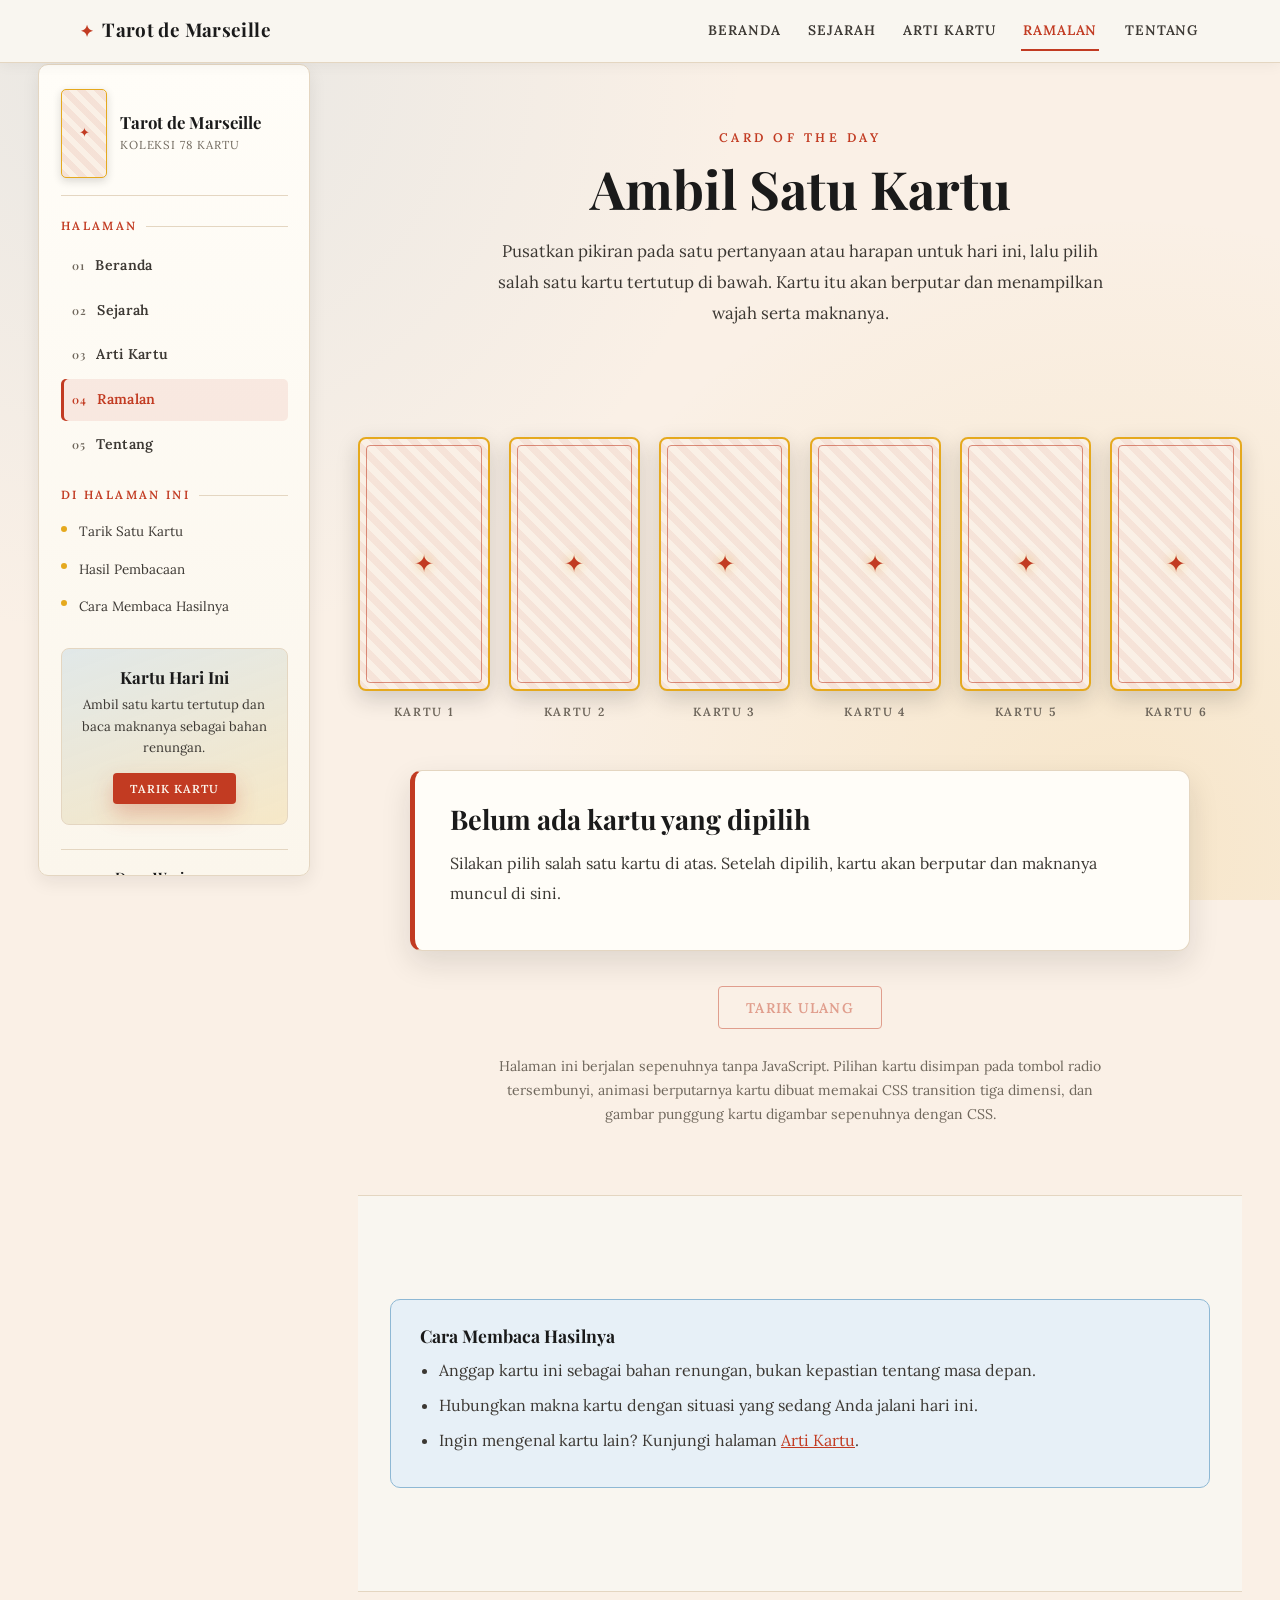
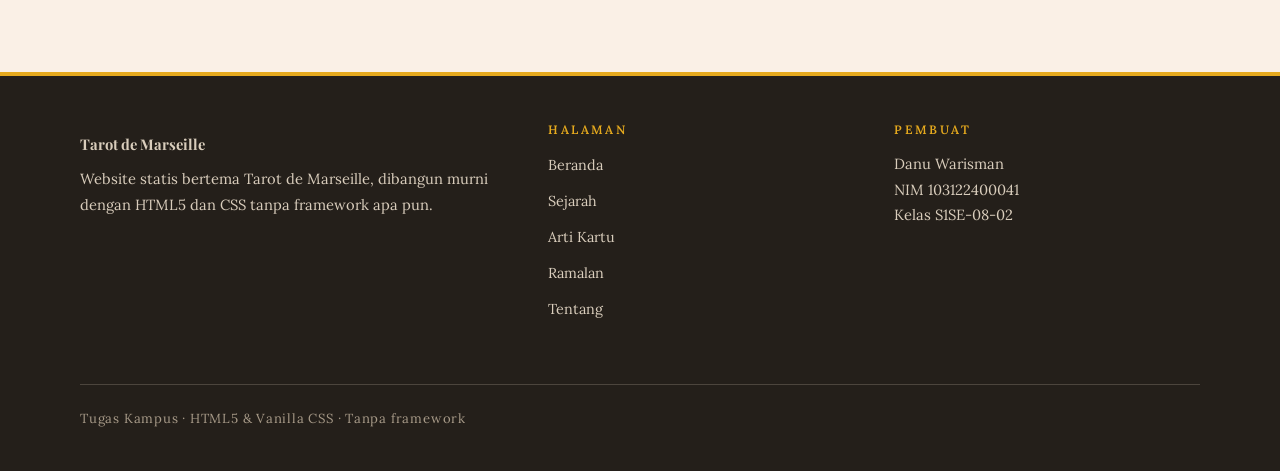
<file: ramalan.html>
<!DOCTYPE html>
<html lang="id">
<head>
  <meta charset="UTF-8">
  <meta name="viewport" content="width=device-width, initial-scale=1.0">
  <meta name="description" content="Ramalan kartu harian Tarot de Marseille — pilih satu kartu tertutup dan lihat maknanya. Animasi balik kartu dibuat murni dengan CSS.">
  <title>Ramalan — Tarot de Marseille</title>
  <link rel="icon" type="image/jpeg" href="card/a17.jpg">
  <link rel="preconnect" href="https://fonts.googleapis.com">
  <link rel="preconnect" href="https://fonts.gstatic.com" crossorigin>
  <link href="https://fonts.googleapis.com/css2?family=Playfair+Display:ital,wght@0,400;0,600;0,700;1,400&family=Lora:ital,wght@0,400;0,600;1,400&display=swap" rel="stylesheet">
  <link rel="stylesheet" href="css/style.css">
</head>
<body>
  <a class="skip-link" href="#main">Lewati ke konten utama</a>

  <!-- HEADER -->
  <header class="site-header">
    <div class="container header-inner">
      <a class="brand" href="index.html">
        <span class="brand-mark">&#10022;</span> Tarot de Marseille
      </a>
      <nav class="site-nav" aria-label="Navigasi utama">
        <ul>
          <li><a href="index.html">Beranda</a></li>
          <li><a href="sejarah.html">Sejarah</a></li>
          <li><a href="kartu.html">Arti Kartu</a></li>
          <li><a href="ramalan.html" aria-current="page">Ramalan</a></li>
          <li><a href="tentang.html">Tentang</a></li>
        </ul>
      </nav>
    </div>
  </header>

  <!-- SIDEBAR + KONTEN -->
  <div class="site-shell">

    <!-- SIDEBAR: navigasi halaman, daftar isi, kartu ajakan, profil -->
    <aside class="sidebar" aria-label="Navigasi samping dan daftar isi">

      <div class="side-head">
        <span class="side-head-card" aria-hidden="true"><span>&#10022;</span></span>
        <div>
          <p class="side-head-title">Tarot de Marseille</p>
          <p class="side-head-sub">Koleksi 78 Kartu</p>
        </div>
      </div>

      <nav class="side-block side-nav" aria-label="Navigasi halaman">
        <h2>Halaman</h2>
        <ol>
            <li><a href="index.html">Beranda</a></li>
            <li><a href="sejarah.html">Sejarah</a></li>
            <li><a href="kartu.html">Arti Kartu</a></li>
            <li><a href="ramalan.html" aria-current="page">Ramalan</a></li>
            <li><a href="tentang.html">Tentang</a></li>
        </ol>
      </nav>

      <nav class="side-block side-toc" aria-label="Daftar isi halaman ini">
        <h2>Di Halaman Ini</h2>
        <ul>
            <li><a href="#tarik">Tarik Satu Kartu</a></li>
            <li><a href="#hasil">Hasil Pembacaan</a></li>
            <li><a href="#cara-membaca">Cara Membaca Hasilnya</a></li>
        </ul>
      </nav>

      <div class="side-card">
        <h2>Kartu Hari Ini</h2>
        <p>Ambil satu kartu tertutup dan baca maknanya sebagai bahan renungan.</p>
        <a class="btn btn-primary" href="ramalan.html">Tarik Kartu</a>
      </div>

      <div class="side-author">
        <span class="side-monogram" aria-hidden="true">DW</span>
        <div>
          <p class="side-author-name">Danu Warisman</p>
          <p class="side-author-meta">NIM 103122400041<br>Kelas S1SE-08-02</p>
        </div>
      </div>

    </aside>

    <!-- KONTEN UTAMA -->
    <main id="main" class="content">
      <!-- JUDUL HALAMAN -->
      <section class="page-hero">
        <div class="container narrow">
          <p class="kicker">Card of the Day</p>
          <h1>Ambil Satu Kartu</h1>
          <p class="lead">
            Pusatkan pikiran pada satu pertanyaan atau harapan untuk hari ini, lalu pilih
            salah satu kartu tertutup di bawah. Kartu itu akan berputar dan menampilkan
            wajah serta maknanya.
          </p>
        </div>
      </section>

      <!-- AREA TARIK KARTU (100% CSS, tanpa JavaScript) -->
      <section class="section" id="tarik">
        <div class="container">
          <div class="draw-wrap">

            <!-- Tombol radio tersembunyi: mengatur kartu mana yang terbuka -->
            <input type="radio" name="pick" id="pick-0" class="pick" checked>
            <input type="radio" name="pick" id="pick-1" class="pick">
            <input type="radio" name="pick" id="pick-2" class="pick">
            <input type="radio" name="pick" id="pick-3" class="pick">
            <input type="radio" name="pick" id="pick-4" class="pick">
            <input type="radio" name="pick" id="pick-5" class="pick">
            <input type="radio" name="pick" id="pick-6" class="pick">

            <div class="cards-grid">
              <label class="draw-card" for="pick-1">
                <span class="flipper">
                  <span class="face face-back" aria-hidden="true"></span>
                  <span class="face face-front"><img src="card/b06.jpg" alt="Enam de Bâtons"></span>
                </span>
                <span class="draw-label">Kartu 1</span>
              </label>

              <label class="draw-card" for="pick-2">
                <span class="flipper">
                  <span class="face face-back" aria-hidden="true"></span>
                  <span class="face face-front"><img src="card/a17.jpg" alt="L'Étoile"></span>
                </span>
                <span class="draw-label">Kartu 2</span>
              </label>

              <label class="draw-card" for="pick-3">
                <span class="flipper">
                  <span class="face face-back" aria-hidden="true"></span>
                  <span class="face face-front"><img src="card/a19.jpg" alt="Le Soleil"></span>
                </span>
                <span class="draw-label">Kartu 3</span>
              </label>

              <label class="draw-card" for="pick-4">
                <span class="flipper">
                  <span class="face face-back" aria-hidden="true"></span>
                  <span class="face face-front"><img src="card/c01.jpg" alt="As de Coupes"></span>
                </span>
                <span class="draw-label">Kartu 4</span>
              </label>

              <label class="draw-card" for="pick-5">
                <span class="flipper">
                  <span class="face face-back" aria-hidden="true"></span>
                  <span class="face face-front"><img src="card/d13.jpg" alt="Reine de Deniers"></span>
                </span>
                <span class="draw-label">Kartu 5</span>
              </label>

              <label class="draw-card" for="pick-6">
                <span class="flipper">
                  <span class="face face-back" aria-hidden="true"></span>
                  <span class="face face-front"><img src="card/e12.jpg" alt="Cavalier d'Épées"></span>
                </span>
                <span class="draw-label">Kartu 6</span>
              </label>
            </div>

            <!-- HASIL PEMBACAAN -->
            <div class="readings" id="hasil">
              <article class="reading reading-0">
                <h2>Belum ada kartu yang dipilih</h2>
                <p>Silakan pilih salah satu kartu di atas. Setelah dipilih, kartu akan berputar dan maknanya muncul di sini.</p>
              </article>

              <article class="reading reading-1">
                <p class="reading-suit">B&acirc;tons &middot; Enam</p>
                <h2>Enam de B&acirc;tons <span>&mdash; Kemenangan Kecil</span></h2>
                <p>
                  Usaha yang Anda rawat dengan tekun mulai menunjukkan hasil. Pengakuan kecil hari
                  ini adalah tanda bahwa arah Anda sudah benar &mdash; rayakan secukupnya, lalu
                  lanjutkan langkah. Suit B&acirc;tons berbicara tentang energi dan kerja, dan kartu
                  ini mengajak Anda menjaga momentum tersebut.
                </p>
                <p class="reading-hint">Belum puas? Tekan tombol <strong>Tarik Ulang</strong> untuk mencoba kartu lain.</p>
              </article>

              <article class="reading reading-2">
                <p class="reading-suit">Major Arcana &middot; XVII</p>
                <h2>L'&Eacute;toile <span>&mdash; Harapan</span></h2>
                <p>
                  Setelah masa yang melelahkan, muncul titik terang yang menuntun langkah Anda.
                  Percayalah pada proses dan jaga keyakinan &mdash; harapan bukan pelarian,
                  melainkan kompas. Kartu ini juga mengingatkan Anda untuk berbagi cahaya itu
                  kepada orang lain.
                </p>
                <p class="reading-hint">Belum puas? Tekan tombol <strong>Tarik Ulang</strong> untuk mencoba kartu lain.</p>
              </article>

              <article class="reading reading-3">
                <p class="reading-suit">Major Arcana &middot; XIX</p>
                <h2>Le Soleil <span>&mdash; Kebahagiaan</span></h2>
                <p>
                  Hari ini membawa kejelasan dan kehangatan. Keberhasilan yang Anda rasakan
                  pantas disyukuri, dan energi positif ini menular kepada orang di sekitar.
                  Gunakan momentum baik ini untuk menyelesaikan hal yang selama ini ditunda.
                </p>
                <p class="reading-hint">Belum puas? Tekan tombol <strong>Tarik Ulang</strong> untuk mencoba kartu lain.</p>
              </article>

              <article class="reading reading-4">
                <p class="reading-suit">Coupes &middot; As</p>
                <h2>As de Coupes <span>&mdash; Hati Terbuka</span></h2>
                <p>
                  Ada perasaan baru yang tumbuh &mdash; bisa cinta, bisa kedamaian batin. Izinkan
                  diri Anda merasakannya tanpa buru-buru memberi nama. Suit Coupes berbicara
                  tentang hati; rawat perasaan itu dengan lembut dan jujur.
                </p>
                <p class="reading-hint">Belum puas? Tekan tombol <strong>Tarik Ulang</strong> untuk mencoba kartu lain.</p>
              </article>

              <article class="reading reading-5">
                <p class="reading-suit">Deniers &middot; Reine</p>
                <h2>Reine de Deniers <span>&mdash; Kemakmuran</span></h2>
                <p>
                  Saatnya merawat apa yang sudah Anda miliki: kesehatan, pekerjaan, dan orang
                  tersayang. Kepraktisan yang hangat membantu Anda mengubah sumber daya kecil
                  menjadi sesuatu yang bernilai. Keseimbangan antara bekerja dan menikmati hasil
                  adalah kuncinya.
                </p>
                <p class="reading-hint">Belum puas? Tekan tombol <strong>Tarik Ulang</strong> untuk mencoba kartu lain.</p>
              </article>

              <article class="reading reading-6">
                <p class="reading-suit">&Eacute;p&eacute;es &middot; Cavalier</p>
                <h2>Cavalier d'&Eacute;p&eacute;es <span>&mdash; Keberanian</span></h2>
                <p>
                  Tantangan mungkin datang tiba-tiba, tetapi Anda punya kecepatan dan ketajaman
                  untuk menghadapinya. Beranilah berkata jujur dan mengambil keputusan. Pastikan
                  pikiran tetap jernih agar langkah cepat tidak berubah menjadi gegabah.
                </p>
                <p class="reading-hint">Belum puas? Tekan tombol <strong>Tarik Ulang</strong> untuk mencoba kartu lain.</p>
              </article>
            </div>

            <!-- AKSI -->
            <div class="draw-actions">
              <label class="btn btn-outline" for="pick-0">Tarik Ulang</label>
            </div>

            <p class="draw-note">
              Halaman ini berjalan sepenuhnya tanpa JavaScript. Pilihan kartu disimpan pada tombol
              radio tersembunyi, animasi berputarnya kartu dibuat memakai CSS transition tiga
              dimensi, dan gambar punggung kartu digambar sepenuhnya dengan CSS.
            </p>
          </div>
        </div>
      </section>

      <!-- KETERANGAN TAMBAHAN -->
      <section class="section alt" id="cara-membaca">
        <div class="container narrow">
          <div class="factbox">
            <h3>Cara Membaca Hasilnya</h3>
            <ul>
              <li>Anggap kartu ini sebagai bahan renungan, bukan kepastian tentang masa depan.</li>
              <li>Hubungkan makna kartu dengan situasi yang sedang Anda jalani hari ini.</li>
              <li>Ingin mengenal kartu lain? Kunjungi halaman <a href="kartu.html">Arti Kartu</a>.</li>
            </ul>
          </div>
        </div>
      </section>
    </main>
  </div>

  <!-- FOOTER -->
  <footer class="site-footer">
    <div class="container footer-inner">
      <div class="footer-col footer-about">
        <p class="footer-brand">Tarot de Marseille</p>
        <p>
          Website statis bertema Tarot de Marseille, dibangun murni dengan HTML5 dan CSS
          tanpa framework apa pun.
        </p>
      </div>

      <nav class="footer-col" aria-label="Navigasi footer">
        <h2 class="footer-head">Halaman</h2>
        <ul class="footer-links">
          <li><a href="index.html">Beranda</a></li>
          <li><a href="sejarah.html">Sejarah</a></li>
          <li><a href="kartu.html">Arti Kartu</a></li>
          <li><a href="ramalan.html">Ramalan</a></li>
          <li><a href="tentang.html">Tentang</a></li>
        </ul>
      </nav>

      <div class="footer-col">
        <h2 class="footer-head">Pembuat</h2>
        <p>
          Danu Warisman<br>
          NIM 103122400041<br>
          Kelas S1SE-08-02
        </p>
      </div>

      <p class="footer-meta">
        Tugas Kampus &middot; HTML5 &amp; Vanilla CSS &middot; Tanpa framework
      </p>
    </div>
  </footer>
</body>
</html>
</file>
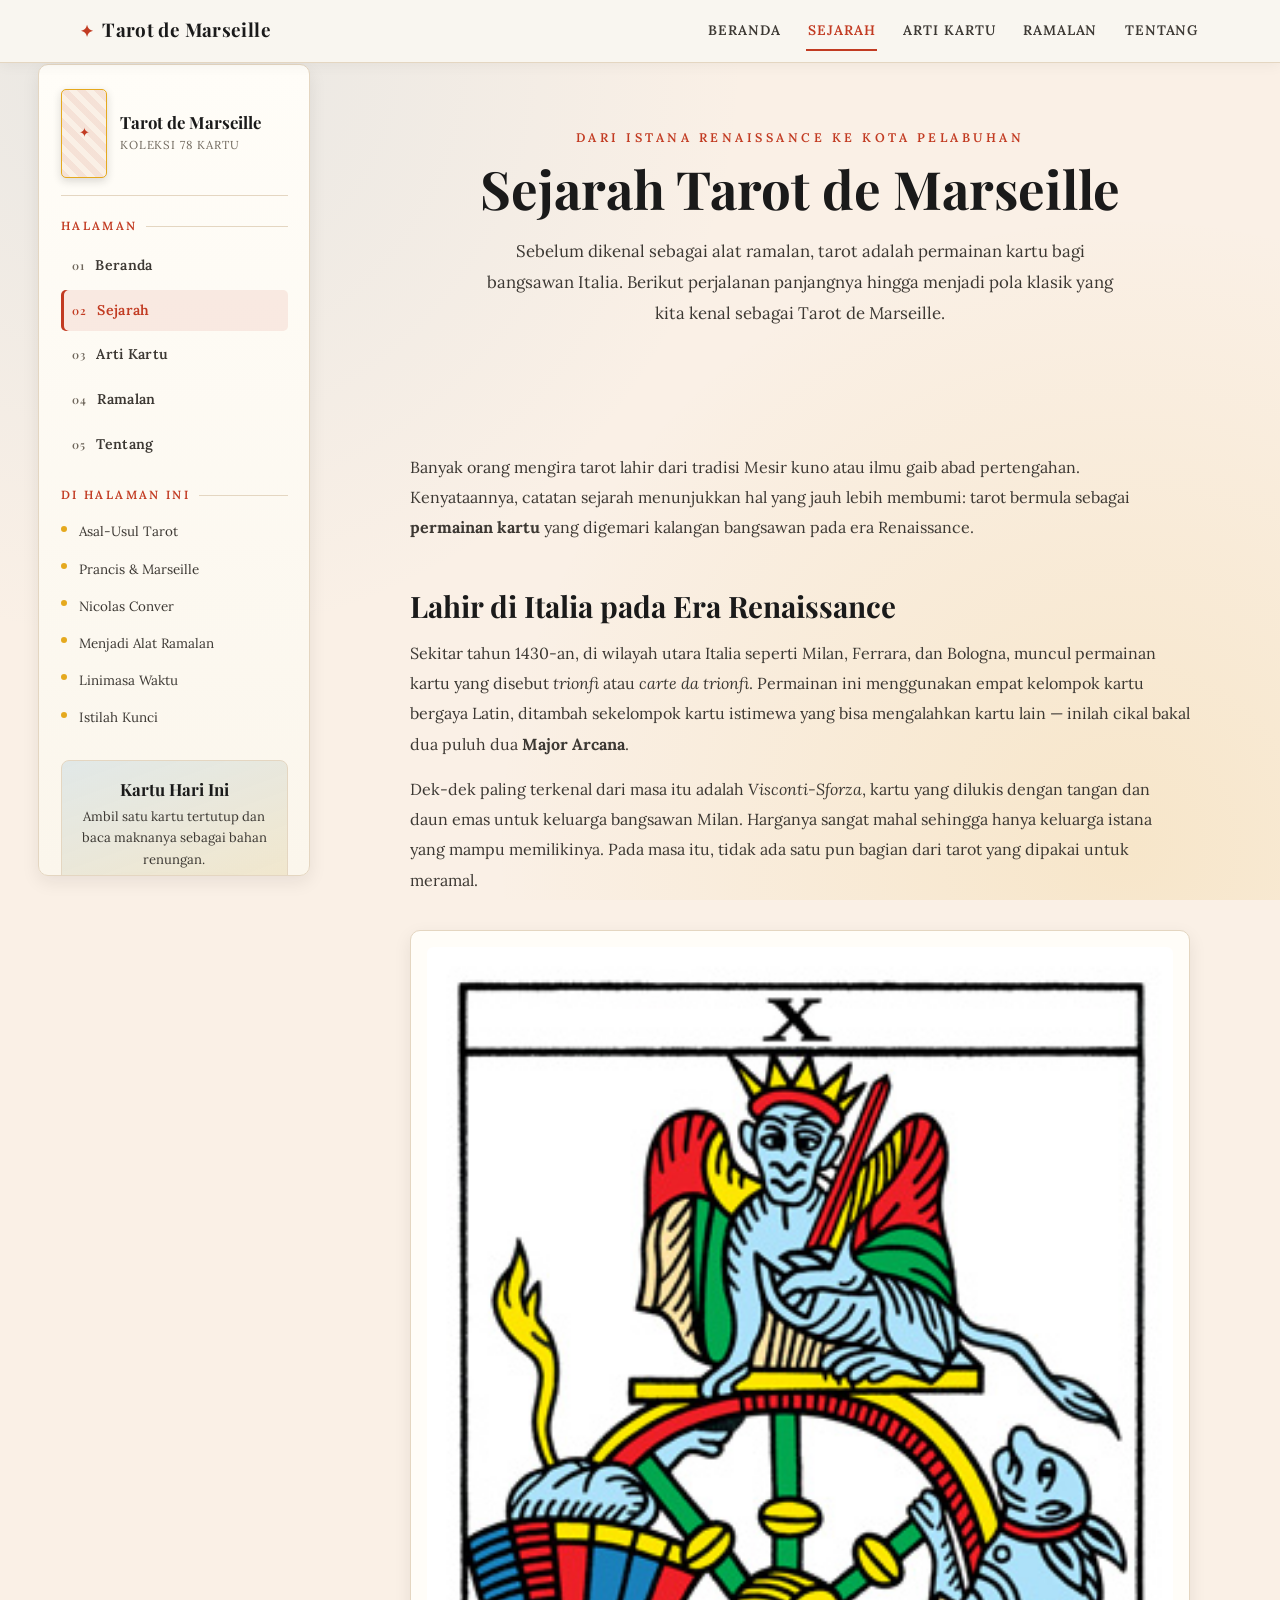
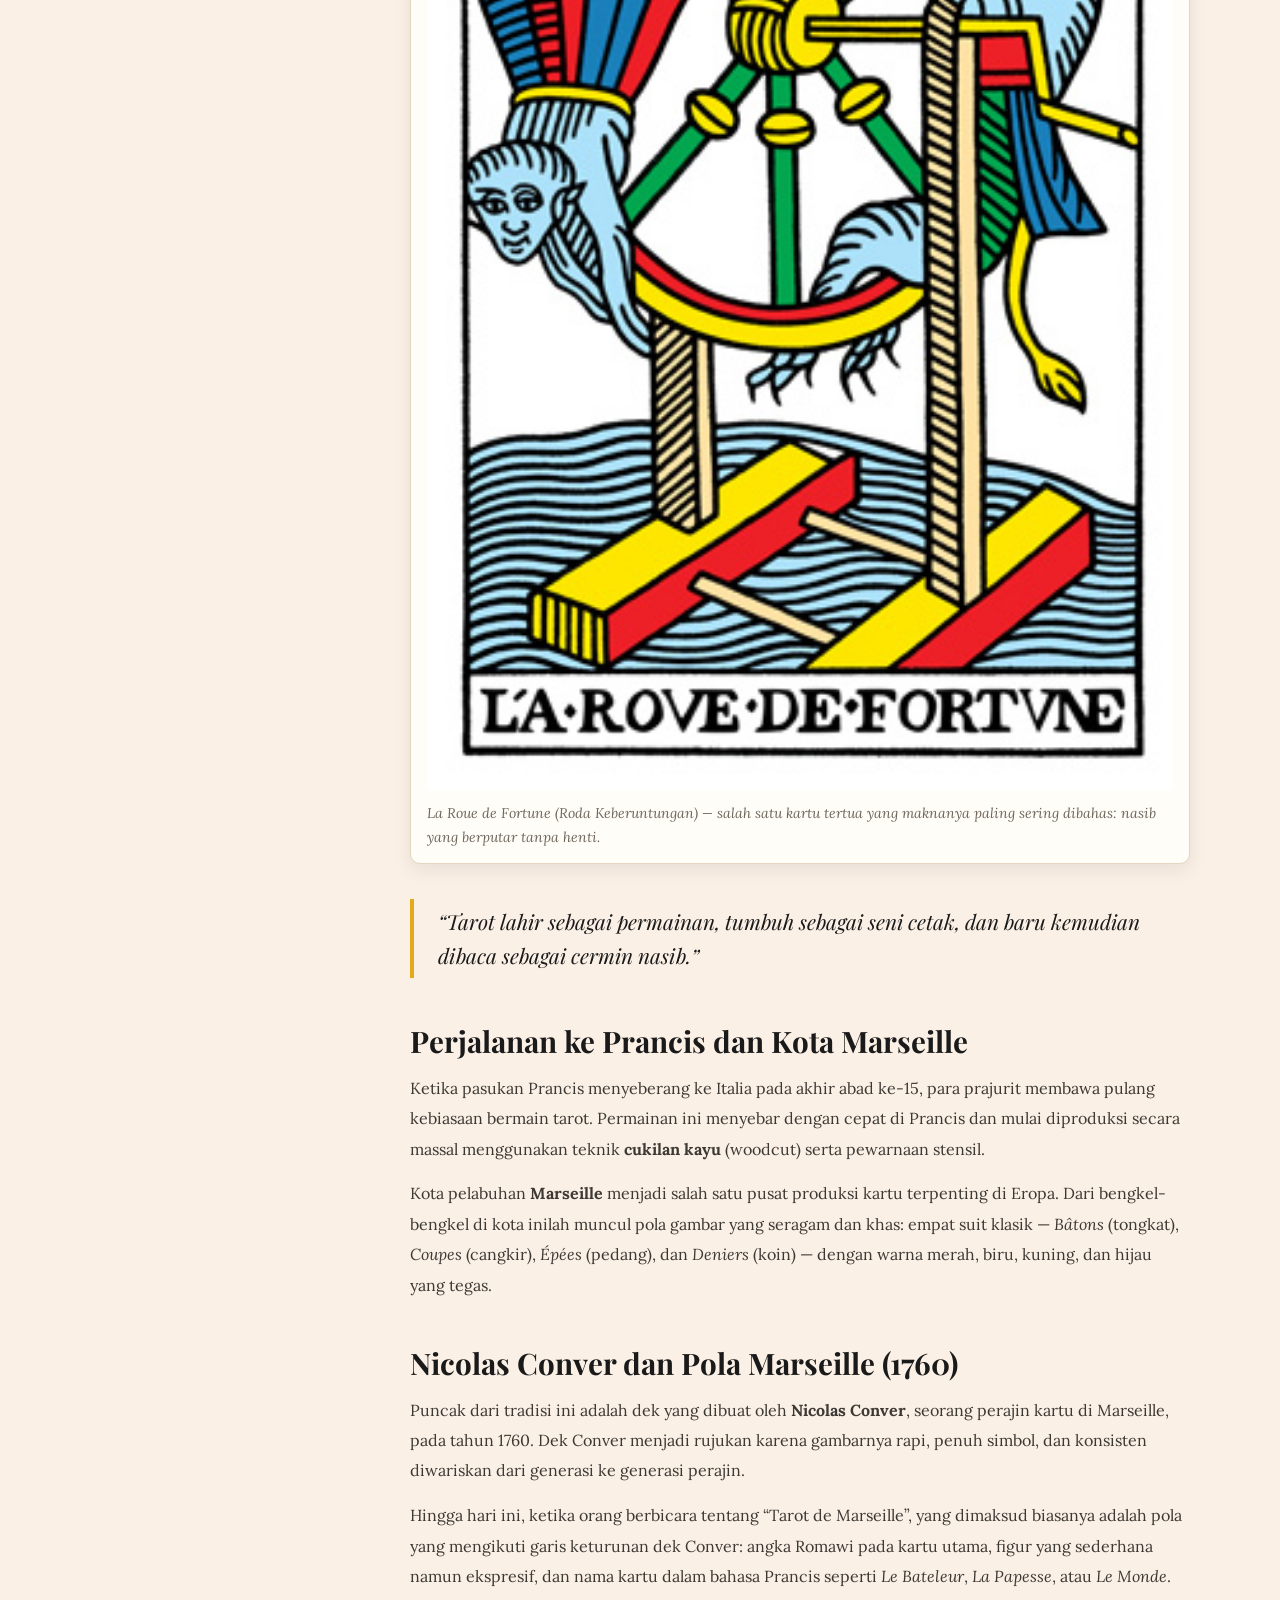
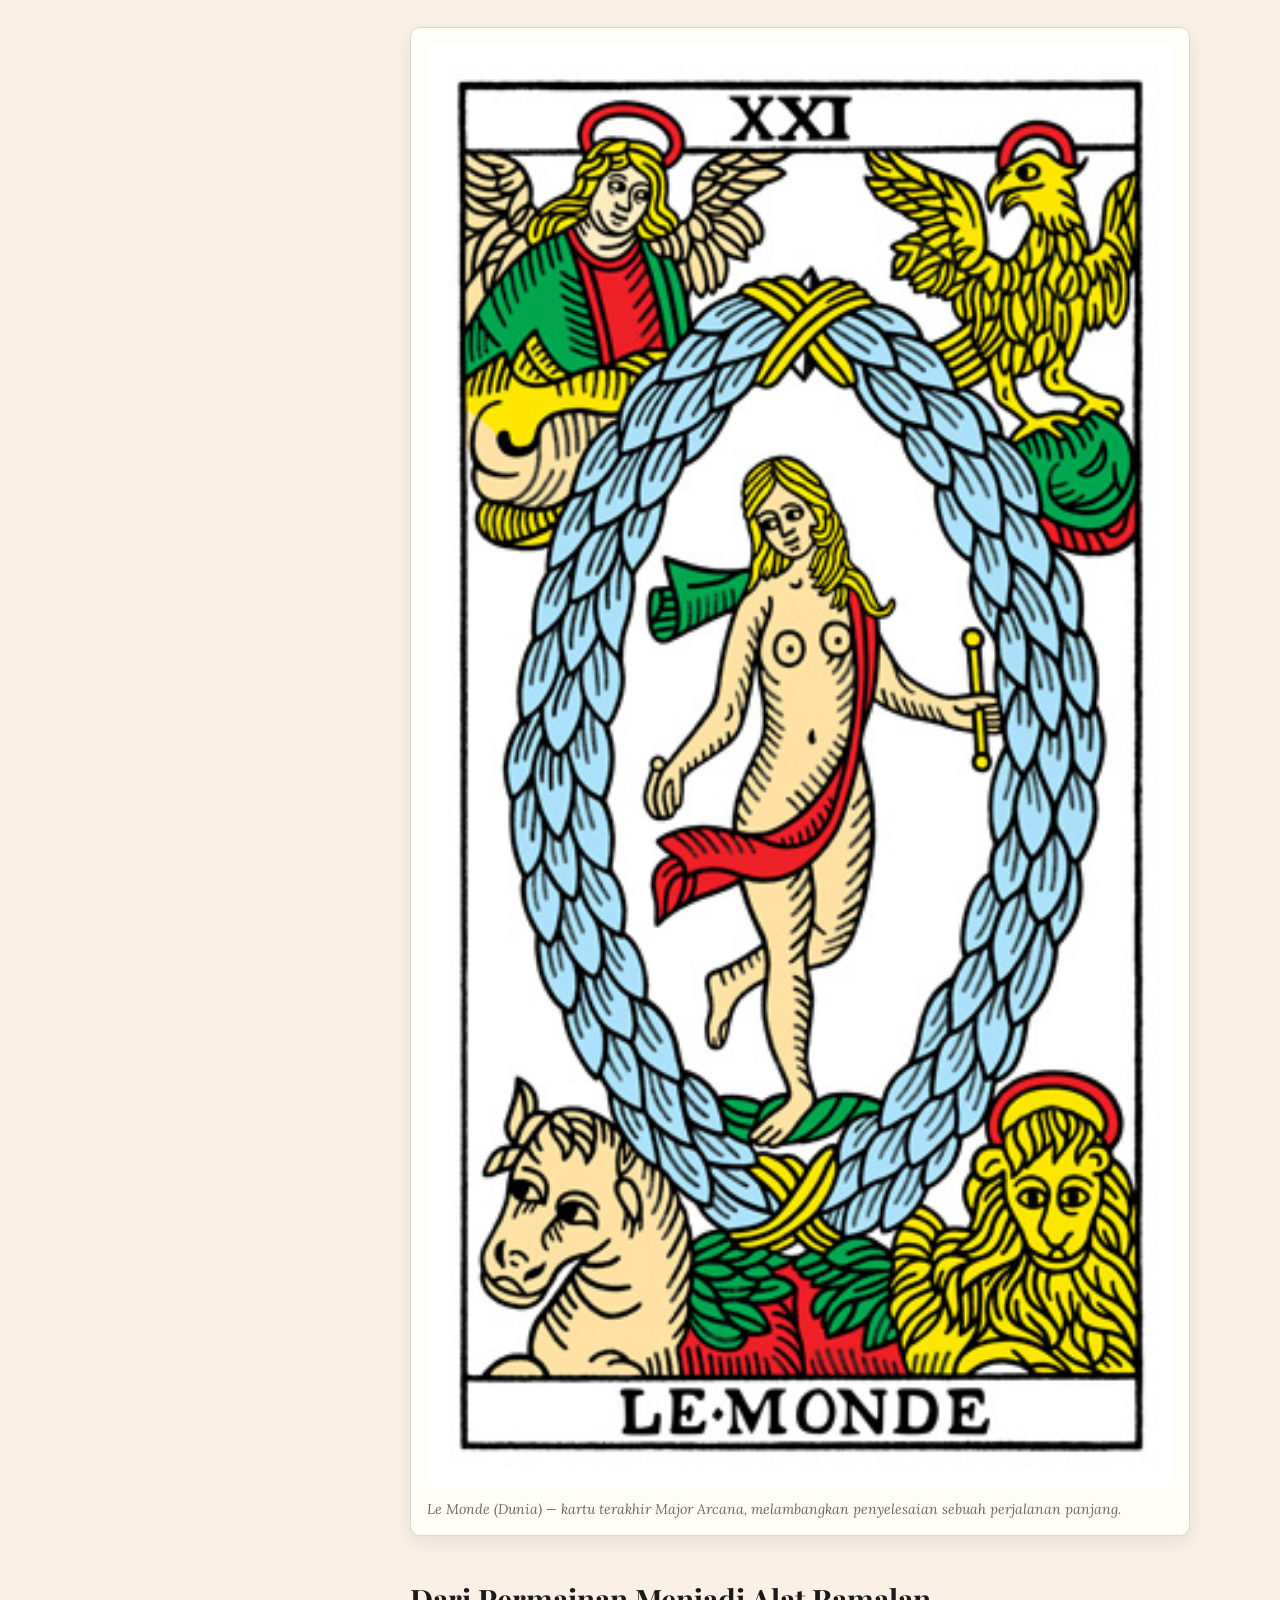
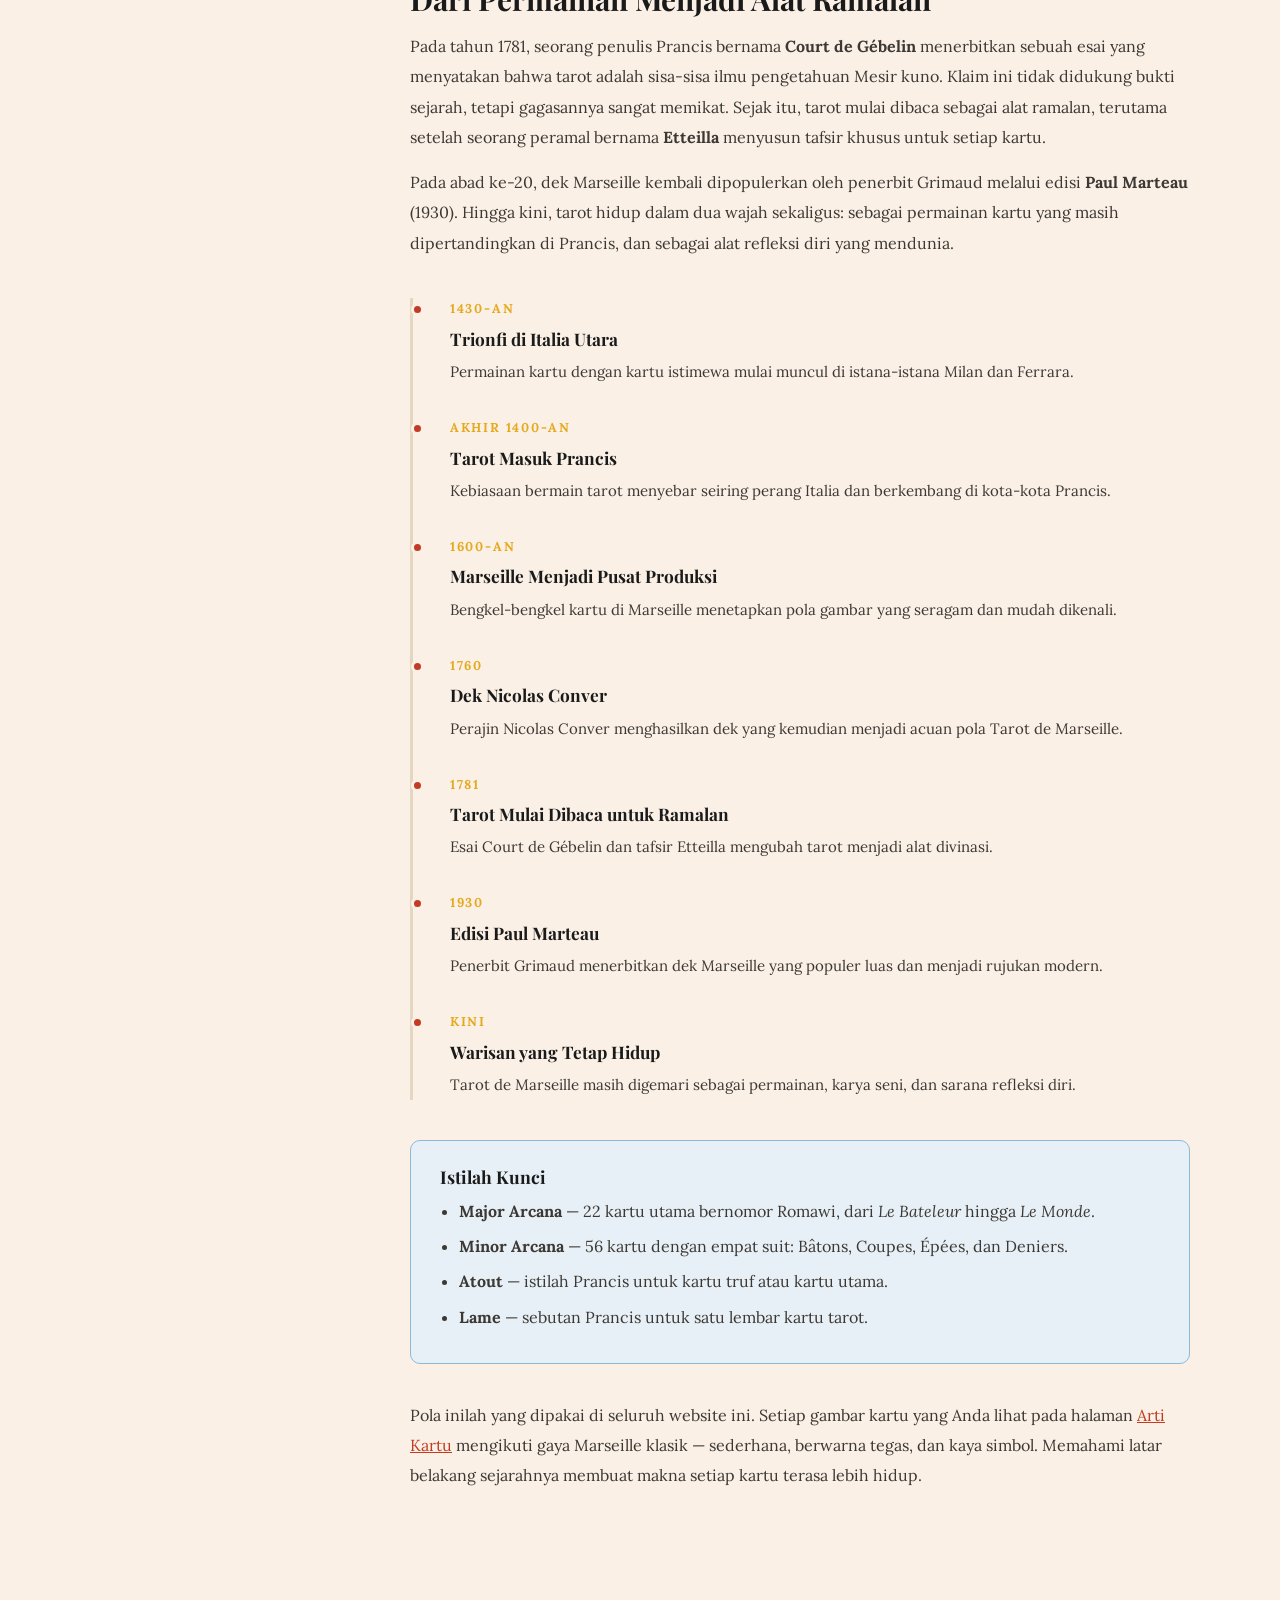
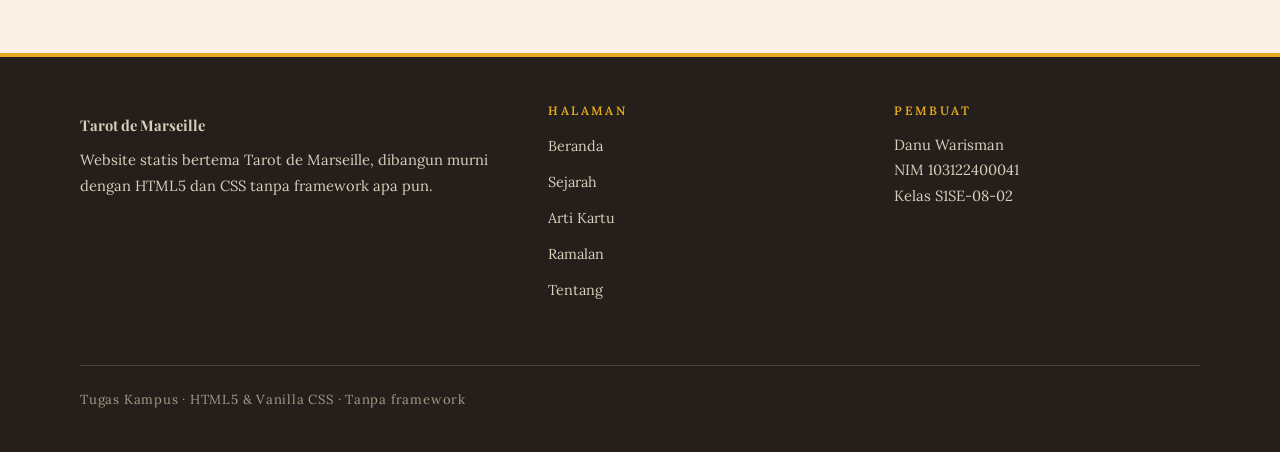
<file: sejarah.html>
<!DOCTYPE html>
<html lang="id">
<head>
  <meta charset="UTF-8">
  <meta name="viewport" content="width=device-width, initial-scale=1.0">
  <meta name="description" content="Sejarah Tarot de Marseille: dari permainan istana era Renaissance di Italia hingga pola klasik Nicolas Conver di Prancis.">
  <title>Sejarah — Tarot de Marseille</title>
  <link rel="icon" type="image/jpeg" href="card/a17.jpg">
  <link rel="preconnect" href="https://fonts.googleapis.com">
  <link rel="preconnect" href="https://fonts.gstatic.com" crossorigin>
  <link href="https://fonts.googleapis.com/css2?family=Playfair+Display:ital,wght@0,400;0,600;0,700;1,400&family=Lora:ital,wght@0,400;0,600;1,400&display=swap" rel="stylesheet">
  <link rel="stylesheet" href="css/style.css">
</head>
<body>
  <a class="skip-link" href="#main">Lewati ke konten utama</a>

  <!-- HEADER -->
  <header class="site-header">
    <div class="container header-inner">
      <a class="brand" href="index.html">
        <span class="brand-mark">&#10022;</span> Tarot de Marseille
      </a>
      <nav class="site-nav" aria-label="Navigasi utama">
        <ul>
          <li><a href="index.html">Beranda</a></li>
          <li><a href="sejarah.html" aria-current="page">Sejarah</a></li>
          <li><a href="kartu.html">Arti Kartu</a></li>
          <li><a href="ramalan.html">Ramalan</a></li>
          <li><a href="tentang.html">Tentang</a></li>
        </ul>
      </nav>
    </div>
  </header>

  <!-- SIDEBAR + KONTEN -->
  <div class="site-shell">

    <!-- SIDEBAR: navigasi halaman, daftar isi, kartu ajakan, profil -->
    <aside class="sidebar" aria-label="Navigasi samping dan daftar isi">

      <div class="side-head">
        <span class="side-head-card" aria-hidden="true"><span>&#10022;</span></span>
        <div>
          <p class="side-head-title">Tarot de Marseille</p>
          <p class="side-head-sub">Koleksi 78 Kartu</p>
        </div>
      </div>

      <nav class="side-block side-nav" aria-label="Navigasi halaman">
        <h2>Halaman</h2>
        <ol>
            <li><a href="index.html">Beranda</a></li>
            <li><a href="sejarah.html" aria-current="page">Sejarah</a></li>
            <li><a href="kartu.html">Arti Kartu</a></li>
            <li><a href="ramalan.html">Ramalan</a></li>
            <li><a href="tentang.html">Tentang</a></li>
        </ol>
      </nav>

      <nav class="side-block side-toc" aria-label="Daftar isi halaman ini">
        <h2>Di Halaman Ini</h2>
        <ul>
            <li><a href="#asal">Asal-Usul Tarot</a></li>
            <li><a href="#prancis">Prancis &amp; Marseille</a></li>
            <li><a href="#conver">Nicolas Conver</a></li>
            <li><a href="#ramalan-historis">Menjadi Alat Ramalan</a></li>
            <li><a href="#linimasa">Linimasa Waktu</a></li>
            <li><a href="#istilah">Istilah Kunci</a></li>
        </ul>
      </nav>

      <div class="side-card">
        <h2>Kartu Hari Ini</h2>
        <p>Ambil satu kartu tertutup dan baca maknanya sebagai bahan renungan.</p>
        <a class="btn btn-primary" href="ramalan.html">Tarik Kartu</a>
      </div>

      <div class="side-author">
        <span class="side-monogram" aria-hidden="true">DW</span>
        <div>
          <p class="side-author-name">Danu Warisman</p>
          <p class="side-author-meta">NIM 103122400041<br>Kelas S1SE-08-02</p>
        </div>
      </div>

    </aside>

    <!-- KONTEN UTAMA -->
    <main id="main" class="content">
      <!-- JUDUL HALAMAN -->
      <section class="page-hero">
        <div class="container narrow">
          <p class="kicker">Dari Istana Renaissance ke Kota Pelabuhan</p>
          <h1>Sejarah Tarot de Marseille</h1>
          <p class="lead">
            Sebelum dikenal sebagai alat ramalan, tarot adalah permainan kartu bagi bangsawan
            Italia. Berikut perjalanan panjangnya hingga menjadi pola klasik yang kita kenal
            sebagai Tarot de Marseille.
          </p>
        </div>
      </section>

      <!-- ARTIKEL -->
      <section class="section">
        <div class="container">
          <article class="article">
            <p>
              Banyak orang mengira tarot lahir dari tradisi Mesir kuno atau ilmu gaib abad
              pertengahan. Kenyataannya, catatan sejarah menunjukkan hal yang jauh lebih
              membumi: tarot bermula sebagai <strong>permainan kartu</strong> yang digemari
              kalangan bangsawan pada era Renaissance.
            </p>

            <h2 id="asal">Lahir di Italia pada Era Renaissance</h2>
            <p>
              Sekitar tahun 1430-an, di wilayah utara Italia seperti Milan, Ferrara, dan
              Bologna, muncul permainan kartu yang disebut <em>trionfi</em> atau
              <em>carte da trionfi</em>. Permainan ini menggunakan empat kelompok kartu
              bergaya Latin, ditambah sekelompok kartu istimewa yang bisa mengalahkan kartu
              lain — inilah cikal bakal dua puluh dua <strong>Major Arcana</strong>.
            </p>
            <p>
              Dek-dek paling terkenal dari masa itu adalah <em>Visconti-Sforza</em>, kartu
              yang dilukis dengan tangan dan daun emas untuk keluarga bangsawan Milan.
              Harganya sangat mahal sehingga hanya keluarga istana yang mampu memilikinya.
              Pada masa itu, tidak ada satu pun bagian dari tarot yang dipakai untuk meramal.
            </p>

            <figure>
              <img src="card/a10.jpg" alt="Kartu La Roue de Fortune dari Tarot de Marseille" loading="lazy">
              <figcaption>
                La Roue de Fortune (Roda Keberuntungan) — salah satu kartu tertua yang
                maknanya paling sering dibahas: nasib yang berputar tanpa henti.
              </figcaption>
            </figure>

            <p class="pullquote">
              &ldquo;Tarot lahir sebagai permainan, tumbuh sebagai seni cetak, dan baru
              kemudian dibaca sebagai cermin nasib.&rdquo;
            </p>

            <h2 id="prancis">Perjalanan ke Prancis dan Kota Marseille</h2>
            <p>
              Ketika pasukan Prancis menyeberang ke Italia pada akhir abad ke-15, para
              prajurit membawa pulang kebiasaan bermain tarot. Permainan ini menyebar dengan
              cepat di Prancis dan mulai diproduksi secara massal menggunakan teknik
              <strong>cukilan kayu</strong> (woodcut) serta pewarnaan stensil.
            </p>
            <p>
              Kota pelabuhan <strong>Marseille</strong> menjadi salah satu pusat produksi
              kartu terpenting di Eropa. Dari bengkel-bengkel di kota inilah muncul pola
              gambar yang seragam dan khas: empat suit klasik — <em>Bâtons</em> (tongkat),
              <em>Coupes</em> (cangkir), <em>Épées</em> (pedang), dan <em>Deniers</em> (koin)
              — dengan warna merah, biru, kuning, dan hijau yang tegas.
            </p>

            <h2 id="conver">Nicolas Conver dan Pola Marseille (1760)</h2>
            <p>
              Puncak dari tradisi ini adalah dek yang dibuat oleh <strong>Nicolas
              Conver</strong>, seorang perajin kartu di Marseille, pada tahun 1760. Dek
              Conver menjadi rujukan karena gambarnya rapi, penuh simbol, dan konsisten
              diwariskan dari generasi ke generasi perajin.
            </p>
            <p>
              Hingga hari ini, ketika orang berbicara tentang &ldquo;Tarot de Marseille&rdquo;,
              yang dimaksud biasanya adalah pola yang mengikuti garis keturunan dek Conver:
              angka Romawi pada kartu utama, figur yang sederhana namun ekspresif, dan nama
              kartu dalam bahasa Prancis seperti <em>Le Bateleur</em>, <em>La Papesse</em>,
              atau <em>Le Monde</em>.
            </p>

            <figure>
              <img src="card/a21.jpg" alt="Kartu Le Monde dari Tarot de Marseille" loading="lazy">
              <figcaption>
                Le Monde (Dunia) — kartu terakhir Major Arcana, melambangkan penyelesaian
                sebuah perjalanan panjang.
              </figcaption>
            </figure>

            <h2 id="ramalan-historis">Dari Permainan Menjadi Alat Ramalan</h2>
            <p>
              Pada tahun 1781, seorang penulis Prancis bernama <strong>Court de
              Gébelin</strong> menerbitkan sebuah esai yang menyatakan bahwa tarot adalah
              sisa-sisa ilmu pengetahuan Mesir kuno. Klaim ini tidak didukung bukti
              sejarah, tetapi gagasannya sangat memikat. Sejak itu, tarot mulai dibaca
              sebagai alat ramalan, terutama setelah seorang peramal bernama
              <strong>Etteilla</strong> menyusun tafsir khusus untuk setiap kartu.
            </p>
            <p>
              Pada abad ke-20, dek Marseille kembali dipopulerkan oleh penerbit Grimaud
              melalui edisi <strong>Paul Marteau</strong> (1930). Hingga kini, tarot hidup
              dalam dua wajah sekaligus: sebagai permainan kartu yang masih dipertandingkan
              di Prancis, dan sebagai alat refleksi diri yang mendunia.
            </p>

            <ol class="timeline" id="linimasa">
              <li>
                <span class="when">1430-an</span>
                <strong>Trionfi di Italia Utara</strong>
                <p>Permainan kartu dengan kartu istimewa mulai muncul di istana-istana Milan dan Ferrara.</p>
              </li>
              <li>
                <span class="when">Akhir 1400-an</span>
                <strong>Tarot Masuk Prancis</strong>
                <p>Kebiasaan bermain tarot menyebar seiring perang Italia dan berkembang di kota-kota Prancis.</p>
              </li>
              <li>
                <span class="when">1600-an</span>
                <strong>Marseille Menjadi Pusat Produksi</strong>
                <p>Bengkel-bengkel kartu di Marseille menetapkan pola gambar yang seragam dan mudah dikenali.</p>
              </li>
              <li>
                <span class="when">1760</span>
                <strong>Dek Nicolas Conver</strong>
                <p>Perajin Nicolas Conver menghasilkan dek yang kemudian menjadi acuan pola Tarot de Marseille.</p>
              </li>
              <li>
                <span class="when">1781</span>
                <strong>Tarot Mulai Dibaca untuk Ramalan</strong>
                <p>Esai Court de Gébelin dan tafsir Etteilla mengubah tarot menjadi alat divinasi.</p>
              </li>
              <li>
                <span class="when">1930</span>
                <strong>Edisi Paul Marteau</strong>
                <p>Penerbit Grimaud menerbitkan dek Marseille yang populer luas dan menjadi rujukan modern.</p>
              </li>
              <li>
                <span class="when">Kini</span>
                <strong>Warisan yang Tetap Hidup</strong>
                <p>Tarot de Marseille masih digemari sebagai permainan, karya seni, dan sarana refleksi diri.</p>
              </li>
            </ol>

            <div class="factbox" id="istilah">
              <h3>Istilah Kunci</h3>
              <ul>
                <li><strong>Major Arcana</strong> — 22 kartu utama bernomor Romawi, dari <em>Le Bateleur</em> hingga <em>Le Monde</em>.</li>
                <li><strong>Minor Arcana</strong> — 56 kartu dengan empat suit: Bâtons, Coupes, Épées, dan Deniers.</li>
                <li><strong>Atout</strong> — istilah Prancis untuk kartu truf atau kartu utama.</li>
                <li><strong>Lame</strong> — sebutan Prancis untuk satu lembar kartu tarot.</li>
              </ul>
            </div>

            <p>
              Pola inilah yang dipakai di seluruh website ini. Setiap gambar kartu yang Anda
              lihat pada halaman <a href="kartu.html">Arti Kartu</a> mengikuti gaya Marseille
              klasik — sederhana, berwarna tegas, dan kaya simbol. Memahami latar belakang
              sejarahnya membuat makna setiap kartu terasa lebih hidup.
            </p>
          </article>
        </div>
      </section>
    </main>
  </div>

  <!-- FOOTER -->
  <footer class="site-footer">
    <div class="container footer-inner">
      <div class="footer-col footer-about">
        <p class="footer-brand">Tarot de Marseille</p>
        <p>
          Website statis bertema Tarot de Marseille, dibangun murni dengan HTML5 dan CSS
          tanpa framework apa pun.
        </p>
      </div>

      <nav class="footer-col" aria-label="Navigasi footer">
        <h2 class="footer-head">Halaman</h2>
        <ul class="footer-links">
          <li><a href="index.html">Beranda</a></li>
          <li><a href="sejarah.html">Sejarah</a></li>
          <li><a href="kartu.html">Arti Kartu</a></li>
          <li><a href="ramalan.html">Ramalan</a></li>
          <li><a href="tentang.html">Tentang</a></li>
        </ul>
      </nav>

      <div class="footer-col">
        <h2 class="footer-head">Pembuat</h2>
        <p>
          Danu Warisman<br>
          NIM 103122400041<br>
          Kelas S1SE-08-02
        </p>
      </div>

      <p class="footer-meta">
        Tugas Kampus &middot; HTML5 &amp; Vanilla CSS &middot; Tanpa framework
      </p>
    </div>
  </footer>
</body>
</html>
</file>
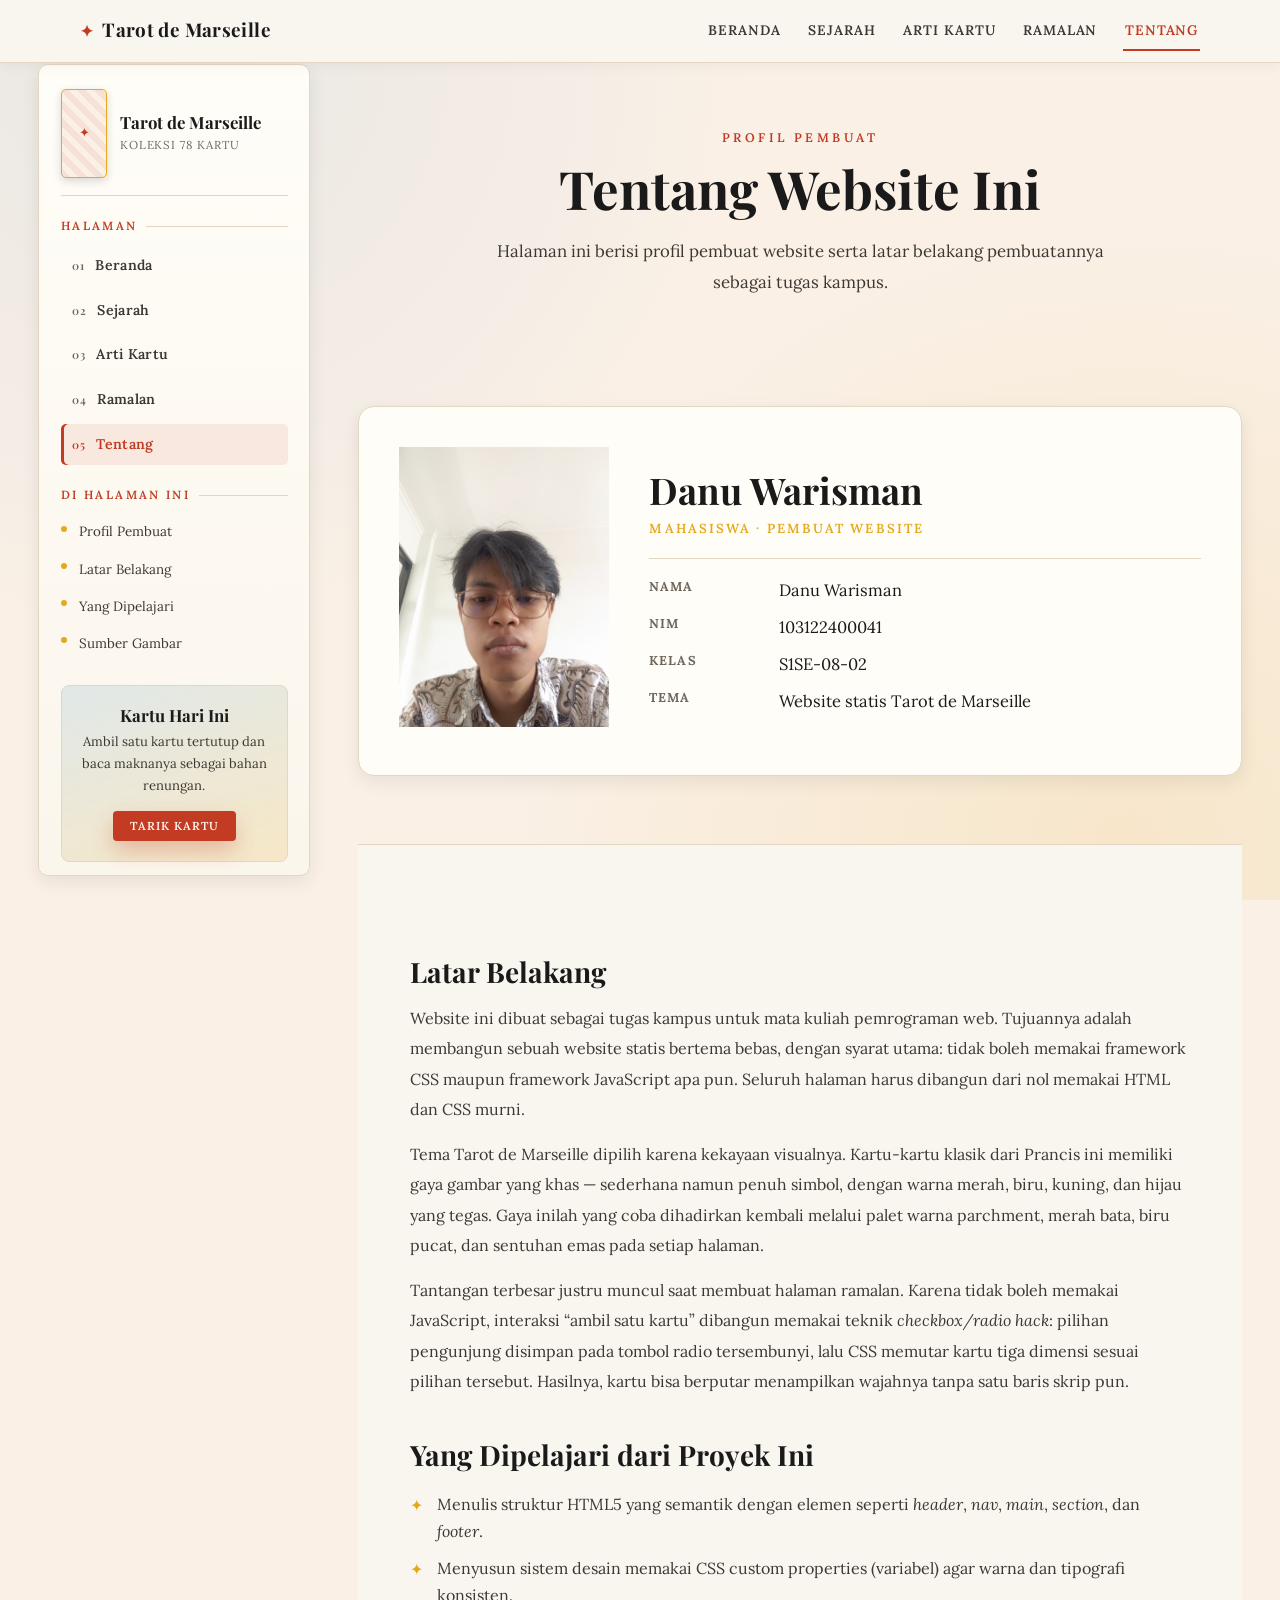
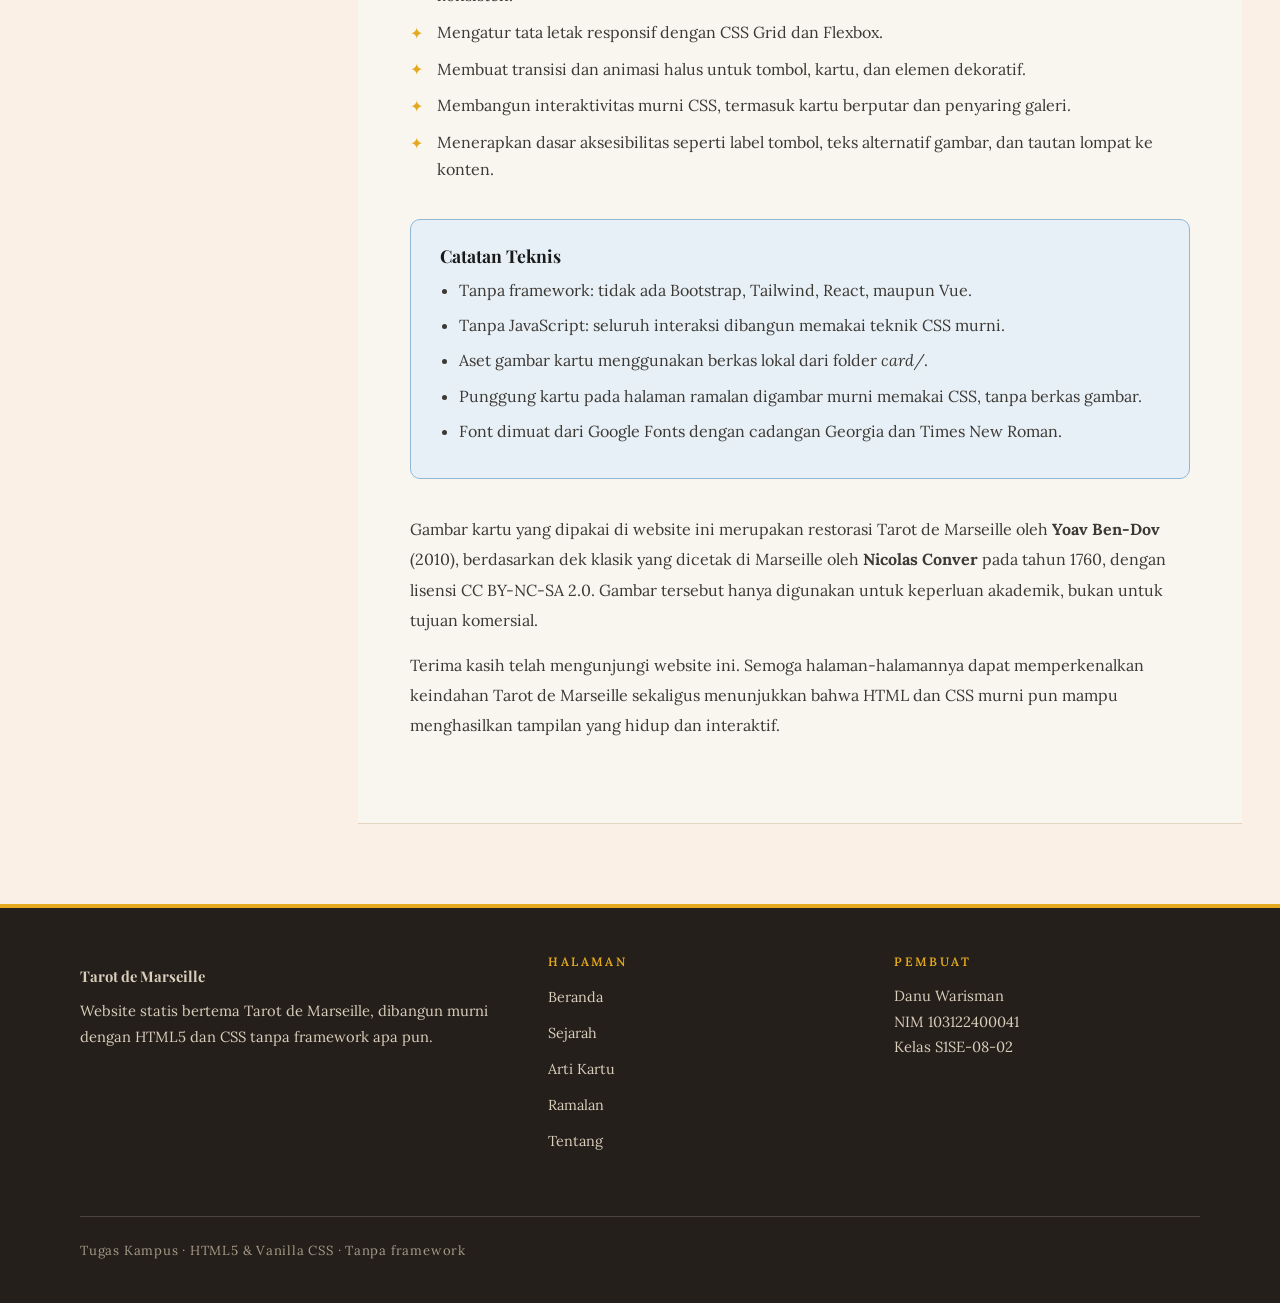
<file: tentang.html>
<!DOCTYPE html>
<html lang="id">
<head>
  <meta charset="UTF-8">
  <meta name="viewport" content="width=device-width, initial-scale=1.0">
  <meta name="description" content="Tentang pembuat website Tarot de Marseille — Danu Warisman, NIM 103122400041, Kelas S1SE-08-02. Tugas kampus pembuatan website statis.">
  <title>Tentang — Tarot de Marseille</title>
  <link rel="icon" type="image/jpeg" href="card/a17.jpg">
  <link rel="preconnect" href="https://fonts.googleapis.com">
  <link rel="preconnect" href="https://fonts.gstatic.com" crossorigin>
  <link href="https://fonts.googleapis.com/css2?family=Playfair+Display:ital,wght@0,400;0,600;0,700;1,400&family=Lora:ital,wght@0,400;0,600;1,400&display=swap" rel="stylesheet">
  <link rel="stylesheet" href="css/style.css">
</head>
<body>
  <a class="skip-link" href="#main">Lewati ke konten utama</a>

  <!-- HEADER -->
  <header class="site-header">
    <div class="container header-inner">
      <a class="brand" href="index.html">
        <span class="brand-mark">&#10022;</span> Tarot de Marseille
      </a>
      <nav class="site-nav" aria-label="Navigasi utama">
        <ul>
          <li><a href="index.html">Beranda</a></li>
          <li><a href="sejarah.html">Sejarah</a></li>
          <li><a href="kartu.html">Arti Kartu</a></li>
          <li><a href="ramalan.html">Ramalan</a></li>
          <li><a href="tentang.html" aria-current="page">Tentang</a></li>
        </ul>
      </nav>
    </div>
  </header>

  <!-- SIDEBAR + KONTEN -->
  <div class="site-shell">

    <!-- SIDEBAR: navigasi halaman, daftar isi, kartu ajakan, profil -->
    <aside class="sidebar" aria-label="Navigasi samping dan daftar isi">

      <div class="side-head">
        <span class="side-head-card" aria-hidden="true"><span>&#10022;</span></span>
        <div>
          <p class="side-head-title">Tarot de Marseille</p>
          <p class="side-head-sub">Koleksi 78 Kartu</p>
        </div>
      </div>

      <nav class="side-block side-nav" aria-label="Navigasi halaman">
        <h2>Halaman</h2>
        <ol>
            <li><a href="index.html">Beranda</a></li>
            <li><a href="sejarah.html">Sejarah</a></li>
            <li><a href="kartu.html">Arti Kartu</a></li>
            <li><a href="ramalan.html">Ramalan</a></li>
            <li><a href="tentang.html" aria-current="page">Tentang</a></li>
        </ol>
      </nav>

      <nav class="side-block side-toc" aria-label="Daftar isi halaman ini">
        <h2>Di Halaman Ini</h2>
        <ul>
            <li><a href="#profil">Profil Pembuat</a></li>
            <li><a href="#latar">Latar Belakang</a></li>
            <li><a href="#pelajaran">Yang Dipelajari</a></li>
            <li><a href="#sumber">Sumber Gambar</a></li>
        </ul>
      </nav>

      <div class="side-card">
        <h2>Kartu Hari Ini</h2>
        <p>Ambil satu kartu tertutup dan baca maknanya sebagai bahan renungan.</p>
        <a class="btn btn-primary" href="ramalan.html">Tarik Kartu</a>
      </div>

      <div class="side-author">
        <span class="side-monogram" aria-hidden="true">DW</span>
        <div>
          <p class="side-author-name">Danu Warisman</p>
          <p class="side-author-meta">NIM 103122400041<br>Kelas S1SE-08-02</p>
        </div>
      </div>

    </aside>

    <!-- KONTEN UTAMA -->
    <main id="main" class="content">
      <!-- JUDUL HALAMAN -->
      <section class="page-hero">
        <div class="container narrow">
          <p class="kicker">Profil Pembuat</p>
          <h1>Tentang Website Ini</h1>
          <p class="lead">
            Halaman ini berisi profil pembuat website serta latar belakang pembuatannya
            sebagai tugas kampus.
          </p>
        </div>
      </section>

      <!-- KARTU PROFIL -->
      <section class="section" id="profil">
        <div class="container">
          <div class="profile">
            <div class="profile-img">
     	     <img src="danu.jpeg" alt="profil" width="300">
   	     </div>
            <div class="profile-info">
              <h2>Danu Warisman</h2>
              <p class="profile-role">Mahasiswa &middot; Pembuat Website</p>
              <dl>
                <dt>Nama</dt>
                <dd>Danu Warisman</dd>
                <dt>NIM</dt>
                <dd>103122400041</dd>
                <dt>Kelas</dt>
                <dd>S1SE-08-02</dd>
                <dt>Tema</dt>
                <dd>Website statis Tarot de Marseille</dd>
              </dl>
            </div>
          </div>
        </div>
      </section>

      <!-- LATAR BELAKANG -->
      <section class="section alt" id="latar">
        <div class="container">
          <div class="prose">
            <h2>Latar Belakang</h2>
            <p>
              Website ini dibuat sebagai tugas kampus untuk mata kuliah pemrograman web.
              Tujuannya adalah membangun sebuah website statis bertema bebas, dengan syarat
              utama: tidak boleh memakai framework CSS maupun framework JavaScript apa pun.
              Seluruh halaman harus dibangun dari nol memakai HTML dan CSS murni.
            </p>
            <p>
              Tema Tarot de Marseille dipilih karena kekayaan visualnya. Kartu-kartu klasik
              dari Prancis ini memiliki gaya gambar yang khas &mdash; sederhana namun penuh
              simbol, dengan warna merah, biru, kuning, dan hijau yang tegas. Gaya inilah yang
              coba dihadirkan kembali melalui palet warna parchment, merah bata, biru pucat,
              dan sentuhan emas pada setiap halaman.
            </p>
            <p>
              Tantangan terbesar justru muncul saat membuat halaman ramalan. Karena tidak
              boleh memakai JavaScript, interaksi &ldquo;ambil satu kartu&rdquo; dibangun
              memakai teknik <em>checkbox/radio hack</em>: pilihan pengunjung disimpan pada
              tombol radio tersembunyi, lalu CSS memutar kartu tiga dimensi sesuai pilihan
              tersebut. Hasilnya, kartu bisa berputar menampilkan wajahnya tanpa satu baris
              skrip pun.
            </p>

            <h2 id="pelajaran">Yang Dipelajari dari Proyek Ini</h2>
            <ul class="checklist">
              <li>Menulis struktur HTML5 yang semantik dengan elemen seperti <em>header</em>, <em>nav</em>, <em>main</em>, <em>section</em>, dan <em>footer</em>.</li>
              <li>Menyusun sistem desain memakai CSS custom properties (variabel) agar warna dan tipografi konsisten.</li>
              <li>Mengatur tata letak responsif dengan CSS Grid dan Flexbox.</li>
              <li>Membuat transisi dan animasi halus untuk tombol, kartu, dan elemen dekoratif.</li>
              <li>Membangun interaktivitas murni CSS, termasuk kartu berputar dan penyaring galeri.</li>
              <li>Menerapkan dasar aksesibilitas seperti label tombol, teks alternatif gambar, dan tautan lompat ke konten.</li>
            </ul>

            <div class="factbox">
              <h3>Catatan Teknis</h3>
              <ul>
                <li>Tanpa framework: tidak ada Bootstrap, Tailwind, React, maupun Vue.</li>
                <li>Tanpa JavaScript: seluruh interaksi dibangun memakai teknik CSS murni.</li>
                <li>Aset gambar kartu menggunakan berkas lokal dari folder <em>card/</em>.</li>
                <li>Punggung kartu pada halaman ramalan digambar murni memakai CSS, tanpa berkas gambar.</li>
                <li>Font dimuat dari Google Fonts dengan cadangan Georgia dan Times New Roman.</li>
              </ul>
            </div>

            <p id="sumber">
              Gambar kartu yang dipakai di website ini merupakan restorasi Tarot de Marseille
              oleh <strong>Yoav Ben-Dov</strong> (2010), berdasarkan dek klasik yang dicetak di
              Marseille oleh <strong>Nicolas Conver</strong> pada tahun 1760, dengan lisensi
              CC BY-NC-SA 2.0. Gambar tersebut hanya digunakan untuk keperluan akademik,
              bukan untuk tujuan komersial.
            </p>

            <p>
              Terima kasih telah mengunjungi website ini. Semoga halaman-halamannya dapat
              memperkenalkan keindahan Tarot de Marseille sekaligus menunjukkan bahwa HTML
              dan CSS murni pun mampu menghasilkan tampilan yang hidup dan interaktif.
            </p>
          </div>
        </div>
      </section>
    </main>
  </div>

  <!-- FOOTER -->
  <footer class="site-footer">
    <div class="container footer-inner">
      <div class="footer-col footer-about">
        <p class="footer-brand">Tarot de Marseille</p>
        <p>
          Website statis bertema Tarot de Marseille, dibangun murni dengan HTML5 dan CSS
          tanpa framework apa pun.
        </p>
      </div>

      <nav class="footer-col" aria-label="Navigasi footer">
        <h2 class="footer-head">Halaman</h2>
        <ul class="footer-links">
          <li><a href="index.html">Beranda</a></li>
          <li><a href="sejarah.html">Sejarah</a></li>
          <li><a href="kartu.html">Arti Kartu</a></li>
          <li><a href="ramalan.html">Ramalan</a></li>
          <li><a href="tentang.html">Tentang</a></li>
        </ul>
      </nav>

      <div class="footer-col">
        <h2 class="footer-head">Pembuat</h2>
        <p>
          Danu Warisman<br>
          NIM 103122400041<br>
          Kelas S1SE-08-02
        </p>
      </div>

      <p class="footer-meta">
        Tugas Kampus &middot; HTML5 &amp; Vanilla CSS &middot; Tanpa framework
      </p>
    </div>
  </footer>
</body>
</html>
</file>
<file: css/style.css>
/* =========================================================
   TAROT DE MARSEILLE — STYLESHEET UTAMA
   Tugas Kampus · Danu Warisman · 103122400041 · S1SE-08-02
   Murni CSS, tanpa framework apa pun.
   ========================================================= */

/* VARIABEL & WARNA
   --------------------------------------------------------- */
:root {
  --parchment: #FAF0E6;      /* background utama (putih tulang) */
  --cream: #F9F6F0;          /* background section alternatif */
  --paper: #FFFDF8;          /* kartu / panel */
  --ink: #1A1A1A;            /* teks utama */
  --ink-soft: #3C3833;       /* teks paragraf */
  --muted: #6F675C;          /* teks sekunder */
  --red: #C23B22;            /* aksen utama (merah bata) */
  --red-dark: #9C2E19;
  --blue: #8EB8D4;           /* aksen sekunder (biru pucat) */
  --blue-soft: #E7F0F7;
  --gold: #E5A91E;           /* aksen tersier (emas) */
  --gold-bright: #F5C64A;
  --line: #E4D6C1;           /* garis / border hangat */
  --shadow: 0 12px 30px rgba(26, 26, 26, 0.12);
  --shadow-soft: 0 6px 18px rgba(26, 26, 26, 0.08);
  --serif: "Playfair Display", Georgia, "Times New Roman", serif;
  --body: "Lora", Georgia, "Times New Roman", serif;
  --shell-w: 1340px;         /* lebar total halaman (sidebar + konten) */
  --sidebar-w: 272px;        /* lebar kolom sidebar */
  --gap-shell: 3rem;         /* jarak sidebar ke konten */
  --header-h: 4rem;          /* tinggi header sticky (untuk offset sidebar) */
}

/* RESET & DASAR
   --------------------------------------------------------- */
*,
*::before,
*::after {
  box-sizing: border-box;
}

html {
  scroll-behavior: smooth;
}

/* Offset lompatan anchor agar tidak tertutup header lengket */
[id] {
  scroll-margin-top: calc(var(--header-h) + 1.25rem);
}

body {
  margin: 0;
  min-height: 100vh;
  color: var(--ink);
  font: 400 1rem/1.7 var(--body);
  background-color: var(--parchment);
  background-image:
    radial-gradient(circle at 12% 6%, rgba(142, 184, 212, 0.16), transparent 42%),
    radial-gradient(circle at 88% 94%, rgba(229, 169, 30, 0.14), transparent 45%);
  background-attachment: fixed;
  -webkit-font-smoothing: antialiased;
}

img {
  max-width: 100%;
  height: auto;
}

a {
  color: var(--red);
}

h1, h2, h3, h4 {
  font-family: var(--serif);
  line-height: 1.2;
  color: var(--ink);
}

:focus-visible {
  outline: 3px solid var(--blue);
  outline-offset: 3px;
}

/* Lewati ke konten (aksesibilitas) */
.skip-link {
  position: absolute;
  left: -9999px;
  top: 0;
  z-index: 200;
  background: var(--paper);
  color: var(--red);
  padding: 0.7rem 1.2rem;
  border-radius: 4px;
  font-weight: 600;
  text-decoration: none;
}

.skip-link:focus {
  left: 1rem;
  top: 1rem;
}

/* TATA LETAK & UTILITAS
   --------------------------------------------------------- */
.container {
  width: min(1120px, 92%);
  margin: 0 auto;
}

.container.narrow {
  width: min(820px, 92%);
}

.section {
  padding: 4.25rem 0;
}

.section.alt {
  background: var(--cream);
  border-top: 1px solid var(--line);
  border-bottom: 1px solid var(--line);
}

.section-head {
  max-width: 640px;
  margin-bottom: 2.5rem;
}

.section-head.center {
  margin-left: auto;
  margin-right: auto;
  text-align: center;
}

.section-title {
  margin: 0 0 0.75rem;
  font-size: clamp(1.6rem, 3.4vw, 2.2rem);
  font-weight: 700;
}

.section-title::after {
  content: "";
  display: block;
  width: 64px;
  height: 3px;
  margin-top: 0.85rem;
  background: var(--red);
  border-radius: 2px;
}

.section-head.center .section-title::after {
  margin-left: auto;
  margin-right: auto;
}

.kicker {
  margin: 0;
  font-size: 0.78rem;
  font-weight: 600;
  letter-spacing: 0.28em;
  text-transform: uppercase;
  color: var(--red);
}

.lead {
  color: var(--ink-soft);
  font-size: 1.05rem;
  line-height: 1.85;
}

.ornament {
  margin: 0;
  text-align: center;
  color: var(--gold);
  font-size: 1.1rem;
  letter-spacing: 0.6em;
}

/* TOMBOL
   --------------------------------------------------------- */
.btn {
  display: inline-block;
  padding: 0.85rem 1.7rem;
  border-radius: 4px;
  font: 600 0.88rem/1 var(--body);
  letter-spacing: 0.08em;
  text-transform: uppercase;
  text-decoration: none;
  cursor: pointer;
  transition: transform 0.2s ease, background 0.2s ease, color 0.2s ease, box-shadow 0.2s ease;
}

.btn-primary {
  background: var(--red);
  color: #FDF7EE;
  box-shadow: 0 10px 22px rgba(194, 59, 34, 0.28);
}

.btn-primary:hover {
  background: var(--red-dark);
  transform: translateY(-2px);
  box-shadow: 0 14px 26px rgba(194, 59, 34, 0.32);
}

.btn-outline {
  border: 1.5px solid var(--red);
  color: var(--red);
  background: transparent;
}

.btn-outline:hover {
  background: var(--red);
  color: #FDF7EE;
  transform: translateY(-2px);
}

/* HEADER & NAVIGASI
   --------------------------------------------------------- */
.site-header {
  position: sticky;
  top: 0;
  z-index: 100;
  background: var(--cream);
  border-bottom: 1px solid var(--line);
  box-shadow: 0 2px 14px rgba(26, 26, 26, 0.05);
}

.header-inner {
  display: flex;
  flex-wrap: wrap;
  align-items: center;
  justify-content: space-between;
  gap: 0.75rem 1.5rem;
  padding: 0.95rem 0;
}

.brand {
  display: inline-flex;
  align-items: center;
  gap: 0.55rem;
  font: 700 1.18rem/1 var(--serif);
  letter-spacing: 0.02em;
  color: var(--ink);
  text-decoration: none;
}

.brand-mark {
  color: var(--red);
  font-size: 1rem;
}

.site-nav ul {
  display: flex;
  flex-wrap: wrap;
  gap: 0.35rem 1.5rem;
  margin: 0;
  padding: 0;
  list-style: none;
}

.site-nav a {
  position: relative;
  display: inline-block;
  padding: 0.25rem 0.1rem;
  font-size: 0.86rem;
  font-weight: 600;
  letter-spacing: 0.07em;
  text-transform: uppercase;
  text-decoration: none;
  color: var(--ink-soft);
  transition: color 0.2s ease;
}

.site-nav a::after {
  content: "";
  position: absolute;
  left: 0;
  bottom: -4px;
  width: 0;
  height: 2px;
  background: var(--red);
  transition: width 0.25s ease;
}

.site-nav a:hover {
  color: var(--red);
}

.site-nav a:hover::after,
.site-nav a[aria-current="page"]::after {
  width: 100%;
}

.site-nav a[aria-current="page"] {
  color: var(--red);
}

/* =========================================================
   TATA LETAK UTAMA: SIDEBAR + KONTEN
   Grid dua kolom: sidebar lengket di kiri, konten di kanan.
   Konten memakai padding, bukan container, agar lebarnya
   mengikuti kolom grid.
   --------------------------------------------------------- */
.site-shell {
  display: grid;
  grid-template-columns: var(--sidebar-w) minmax(0, 1fr);
  gap: var(--gap-shell);
  width: min(var(--shell-w), 94%);
  margin: 0 auto;
  align-items: start;
}

.content {
  min-width: 0;
}

/* Di dalam shell, lebar konten sudah diatur oleh grid,
   jadi container tidak perlu lagi Persempit sendiri. */
.site-shell .container {
  width: 100%;
}

.site-shell .container.narrow {
  width: min(820px, 100%);
}

/* SIDEBAR
   --------------------------------------------------------- */
.sidebar {
  position: sticky;
  top: var(--header-h);
  display: flex;
  flex-direction: column;
  gap: 1.5rem;
  max-height: calc(100vh - var(--header-h) - 1.5rem);
  padding: 1.5rem 1.35rem 1.6rem;
  overflow-y: auto;
  background: linear-gradient(180deg, var(--paper), #FBF6EC);
  border: 1px solid var(--line);
  border-radius: 10px;
  box-shadow: var(--shadow-soft);
  scrollbar-width: thin;
  scrollbar-color: var(--line) transparent;
}

.sidebar::-webkit-scrollbar {
  width: 7px;
}

.sidebar::-webkit-scrollbar-thumb {
  background: var(--line);
  border-radius: 99px;
}

/* Kepala sidebar: kartu mini + nama */
.side-head {
  display: flex;
  align-items: center;
  gap: 0.8rem;
  padding-bottom: 1.1rem;
  border-bottom: 1px solid var(--line);
}

.side-head-card {
  position: relative;
  flex: none;
  width: 46px;
  aspect-ratio: 293 / 567;
  display: flex;
  align-items: center;
  justify-content: center;
  background-color: var(--parchment);
  background-image: repeating-linear-gradient(
    45deg,
    rgba(194, 59, 34, 0.08) 0 6px,
    transparent 6px 12px
  );
  border: 1.5px solid var(--gold);
  border-radius: 5px;
  box-shadow: 0 3px 8px rgba(26, 26, 26, 0.16);
}

.side-head-card span {
  color: var(--red);
  font-size: 0.8rem;
}

.side-head-title {
  margin: 0;
  font: 700 1.05rem/1.2 var(--serif);
}

.side-head-sub {
  margin: 0.15rem 0 0;
  font-size: 0.72rem;
  letter-spacing: 0.08em;
  text-transform: uppercase;
  color: var(--muted);
}

/* Blok navigasi di dalam sidebar */
.side-block > h2 {
  margin: 0 0 0.8rem;
  display: flex;
  align-items: center;
  gap: 0.55rem;
  font: 600 0.74rem/1 var(--body);
  letter-spacing: 0.2em;
  text-transform: uppercase;
  color: var(--red);
}

.side-block > h2::after {
  content: "";
  flex: 1;
  height: 1px;
  background: var(--line);
}

.side-nav ol,
.side-nav ul {
  margin: 0;
  padding: 0;
  list-style: none;
  display: flex;
  flex-direction: column;
  gap: 0.2rem;
  counter-reset: side;
}

.side-nav a {
  position: relative;
  display: flex;
  align-items: baseline;
  gap: 0.65rem;
  padding: 0.55rem 0.7rem;
  border-radius: 5px;
  font-size: 0.88rem;
  font-weight: 600;
  letter-spacing: 0.02em;
  color: var(--ink-soft);
  text-decoration: none;
  transition: background 0.2s ease, color 0.2s ease, transform 0.2s ease;
}

.side-nav a::before {
  content: counter(side, decimal-leading-zero);
  counter-increment: side;
  flex: none;
  font: 600 0.7rem/1 var(--serif);
  letter-spacing: 0.08em;
  color: var(--muted);
  transition: color 0.2s ease;
}

.side-nav a:hover {
  background: var(--blue-soft);
  color: var(--red);
  transform: translateX(3px);
}

.side-nav a:hover::before {
  color: var(--red);
}

.side-nav a[aria-current="page"] {
  background: rgba(194, 59, 34, 0.09);
  color: var(--red);
  box-shadow: inset 3px 0 0 var(--red);
}

.side-nav a[aria-current="page"]::before {
  color: var(--red);
}

/* Daftar isi per halaman (anchor) */
.side-toc ul {
  margin: 0;
  padding: 0;
  list-style: none;
  display: flex;
  flex-direction: column;
  gap: 0.1rem;
}

.side-toc a {
  position: relative;
  display: block;
  padding: 0.4rem 0 0.4rem 1.1rem;
  font-size: 0.84rem;
  color: var(--ink-soft);
  text-decoration: none;
  transition: color 0.2s ease, transform 0.2s ease;
}

.side-toc a::before {
  content: "";
  position: absolute;
  left: 0;
  top: 0.72rem;
  width: 6px;
  height: 6px;
  border-radius: 50%;
  background: var(--gold);
  transition: transform 0.2s ease, background 0.2s ease;
}

.side-toc a:hover {
  color: var(--red);
  transform: translateX(3px);
}

.side-toc a:hover::before {
  background: var(--red);
  transform: scale(1.35);
}

/* Kartu ajakan di sidebar */
.side-card {
  padding: 1.15rem 1.05rem 1.25rem;
  text-align: center;
  background: linear-gradient(160deg, rgba(142, 184, 212, 0.24), rgba(229, 169, 30, 0.18));
  border: 1px solid var(--line);
  border-radius: 8px;
}

.side-card h2 {
  margin: 0 0 0.4rem;
  font-size: 1.05rem;
}

.side-card p {
  margin: 0 0 0.9rem;
  font-size: 0.82rem;
  line-height: 1.65;
  color: var(--ink-soft);
}

.side-card .btn {
  display: inline-block;
  padding: 0.6rem 1.1rem;
  font-size: 0.72rem;
}

/* Kartu penulis di sidebar */
.side-author {
  display: flex;
  align-items: center;
  gap: 0.75rem;
  padding-top: 1.15rem;
  border-top: 1px solid var(--line);
}

.side-monogram {
  flex: none;
  width: 42px;
  height: 42px;
  display: flex;
  align-items: center;
  justify-content: center;
  border-radius: 50%;
  background: var(--ink);
  color: var(--gold-bright);
  font: 700 0.95rem/1 var(--serif);
  letter-spacing: 0.04em;
}

.side-author-name {
  margin: 0;
  font: 600 0.9rem/1.3 var(--serif);
}

.side-author-meta {
  margin: 0.1rem 0 0;
  font-size: 0.74rem;
  line-height: 1.5;
  color: var(--muted);
}

/* HERO (BERANDA)
   --------------------------------------------------------- */
.hero {
  position: relative;
  overflow: hidden;
  padding: 4.5rem 0 3.5rem;
}

.hero-inner {
  display: grid;
  grid-template-columns: 1.15fr 0.85fr;
  gap: 3rem;
  align-items: center;
}

.hero h1 {
  margin: 0.6rem 0 1.1rem;
  font-size: clamp(2.6rem, 6vw, 4.1rem);
  font-weight: 700;
  line-height: 1.05;
}

.hero h1 em {
  font-style: italic;
  color: var(--red);
}

.hero .lead {
  max-width: 34rem;
}

.hero-actions {
  display: flex;
  flex-wrap: wrap;
  gap: 1rem;
  margin-top: 2rem;
}

.hero-art {
  position: relative;
  min-height: 430px;
}

.hero-card {
  position: absolute;
  width: min(58%, 240px);
  border: 1px solid rgba(26, 26, 26, 0.1);
  border-radius: 8px;
  box-shadow: var(--shadow);
}

.hero-card.back {
  top: 0.5rem;
  left: 4%;
  transform: rotate(-8deg);
  animation: float-left 7s ease-in-out infinite;
}

.hero-card.front {
  right: 4%;
  bottom: 0.5rem;
  transform: rotate(6deg);
  animation: float-right 8s ease-in-out infinite;
}

@keyframes float-left {
  0%, 100% { transform: rotate(-8deg) translateY(0); }
  50%      { transform: rotate(-8deg) translateY(-12px); }
}

@keyframes float-right {
  0%, 100% { transform: rotate(6deg) translateY(0); }
  50%      { transform: rotate(6deg) translateY(-10px); }
}

/* STATISTIK
   --------------------------------------------------------- */
.stats {
  display: grid;
  grid-template-columns: repeat(4, 1fr);
  gap: 1.5rem;
  padding: 2.2rem 2rem;
  background: var(--blue-soft);
  border: 1px solid var(--blue);
  border-radius: 12px;
  text-align: center;
}

.stat strong {
  display: block;
  font: 700 2.1rem/1.1 var(--serif);
  color: var(--red);
}

.stat span {
  font-size: 0.82rem;
  letter-spacing: 0.1em;
  text-transform: uppercase;
  color: var(--muted);
}

/* LANGKAH-LANGKAH
   --------------------------------------------------------- */
.steps {
  display: grid;
  grid-template-columns: repeat(3, 1fr);
  gap: 1.5rem;
}

.step {
  position: relative;
  padding: 2rem 1.7rem;
  background: var(--paper);
  border: 1px solid var(--line);
  border-radius: 10px;
  transition: transform 0.25s ease, box-shadow 0.25s ease, border-color 0.25s ease;
}

.step::before {
  content: "";
  position: absolute;
  top: -1px;
  left: 1.7rem;
  width: 44px;
  height: 4px;
  background: var(--gold);
  border-radius: 0 0 3px 3px;
}

.step:hover {
  transform: translateY(-4px);
  border-color: var(--gold);
  box-shadow: var(--shadow-soft);
}

.step-no {
  display: block;
  margin-bottom: 0.4rem;
  font: 700 2.4rem/1 var(--serif);
  color: var(--gold);
}

.step h3 {
  margin: 0 0 0.6rem;
  font-size: 1.25rem;
}

.step p {
  margin: 0;
  font-size: 0.94rem;
  color: var(--ink-soft);
}

/* TAUTAN KARTU FITUR
   --------------------------------------------------------- */
.feature-grid {
  display: grid;
  grid-template-columns: repeat(3, 1fr);
  gap: 1.5rem;
}

.feature {
  display: flex;
  flex-direction: column;
  overflow: hidden;
  background: var(--paper);
  border: 1px solid var(--line);
  border-radius: 12px;
  text-decoration: none;
  transition: transform 0.25s ease, box-shadow 0.25s ease, border-color 0.25s ease;
}

.feature:hover {
  transform: translateY(-4px);
  border-color: var(--red);
  box-shadow: var(--shadow-soft);
}

.feature-media {
  display: flex;
  align-items: center;
  justify-content: center;
  padding: 1.8rem 1rem;
  background: var(--cream);
  border-bottom: 1px solid var(--line);
}

.feature-media img {
  width: 128px;
  border: 1px solid rgba(26, 26, 26, 0.12);
  border-radius: 6px;
  box-shadow: 0 10px 22px rgba(26, 26, 26, 0.18);
  transform: rotate(-3deg);
  transition: transform 0.3s ease;
}

.feature:hover .feature-media img {
  transform: rotate(0deg) scale(1.04);
}

.feature-media.tint-blue { background: var(--blue-soft); }
.feature-media.tint-gold { background: #F6E7C8; }
.feature-media.tint-red  { background: #F6DDD6; }

.feature-body {
  flex: 1;
  display: flex;
  flex-direction: column;
  gap: 0.5rem;
  padding: 1.4rem 1.5rem 1.6rem;
}

.feature-body h3 {
  margin: 0;
  font-size: 1.2rem;
  color: var(--ink);
}

.feature-body p {
  margin: 0;
  font-size: 0.93rem;
  color: var(--ink-soft);
}

.feature-body .feature-link {
  margin-top: auto;
  padding-top: 0.8rem;
  font-size: 0.8rem;
  font-weight: 600;
  letter-spacing: 0.1em;
  text-transform: uppercase;
  color: var(--red);
}

/* BANNER KUTIPAN
   --------------------------------------------------------- */
.banner {
  padding: 3rem 1.6rem;
  background: var(--red);
  border-radius: 14px;
  text-align: center;
  color: #FDF7EE;
  box-shadow: 0 16px 34px rgba(194, 59, 34, 0.24);
}

.banner-mark {
  margin: 0 0 0.6rem;
  color: var(--gold-bright);
  font-size: 1.3rem;
  letter-spacing: 0.5em;
}

.banner blockquote {
  margin: 0 auto;
  max-width: 44rem;
  font: italic 400 clamp(1.25rem, 2.6vw, 1.6rem)/1.6 var(--serif);
}

.banner cite {
  display: block;
  margin-top: 1.1rem;
  font-size: 0.82rem;
  font-style: normal;
  letter-spacing: 0.16em;
  text-transform: uppercase;
  color: rgba(253, 247, 238, 0.78);
}

/* JUDUL HALAMAN (SUB-PAGES)
   --------------------------------------------------------- */
.page-hero {
  padding: 4rem 0 2.5rem;
  text-align: center;
}

.page-hero h1 {
  margin: 0.55rem 0 1rem;
  font-size: clamp(2.2rem, 5vw, 3.3rem);
  font-weight: 700;
}

.page-hero .lead {
  max-width: 640px;
  margin: 0 auto;
}

/* ARTIKEL (SEJARAH)
   --------------------------------------------------------- */
.article {
  max-width: 780px;
  margin: 0 auto;
}

.article h2 {
  margin: 2.8rem 0 0.9rem;
  font-size: clamp(1.45rem, 3vw, 1.85rem);
}

.article h3 {
  margin: 2rem 0 0.6rem;
  font-size: 1.2rem;
}

.article p {
  margin: 0.9rem 0;
  color: var(--ink-soft);
  line-height: 1.9;
}

.article figure {
  margin: 2.2rem 0;
  padding: 1rem 1rem 0.8rem;
  background: var(--paper);
  border: 1px solid var(--line);
  border-radius: 10px;
  box-shadow: var(--shadow-soft);
}

.article figure img {
  display: block;
  width: 100%;
  border-radius: 6px;
}

.article figcaption {
  margin-top: 0.7rem;
  font-size: 0.88rem;
  font-style: italic;
  color: var(--muted);
}

.article .pullquote {
  margin: 2.2rem 0;
  padding: 0.4rem 0 0.4rem 1.5rem;
  border-left: 4px solid var(--gold);
  font: italic 400 1.3rem/1.6 var(--serif);
  color: var(--ink);
}

.factbox {
  margin: 2.2rem 0;
  padding: 1.6rem 1.8rem;
  background: var(--blue-soft);
  border: 1px solid var(--blue);
  border-radius: 10px;
}

.factbox h3 {
  margin: 0 0 0.6rem;
  font-size: 1.1rem;
}

.factbox ul {
  margin: 0;
  padding-left: 1.2rem;
}

.factbox li {
  margin: 0.45rem 0;
  color: var(--ink-soft);
  line-height: 1.75;
}

/* TIMELINE
   --------------------------------------------------------- */
.timeline {
  margin: 2.5rem 0;
  padding: 0 0 0 0.4rem;
  list-style: none;
  border-left: 3px solid var(--line);
}

.timeline li {
  position: relative;
  padding: 0 0 1.9rem 1.9rem;
}

.timeline li:last-child {
  padding-bottom: 0;
}

.timeline li::before {
  content: "";
  position: absolute;
  left: -8px;
  top: 5px;
  width: 13px;
  height: 13px;
  background: var(--red);
  border: 3px solid var(--parchment);
  border-radius: 50%;
}

.timeline .when {
  display: block;
  margin-bottom: 0.25rem;
  font-size: 0.8rem;
  font-weight: 700;
  letter-spacing: 0.14em;
  text-transform: uppercase;
  color: var(--gold);
}

.timeline strong {
  display: block;
  font-family: var(--serif);
  font-size: 1.08rem;
}

.timeline p {
  margin: 0.3rem 0 0;
  font-size: 0.94rem;
  color: var(--ink-soft);
}

/* HALAMAN ARTI KARTU — FILTER & GALERI
   --------------------------------------------------------- */
.filter-input {
  position: absolute;
  width: 1px;
  height: 1px;
  opacity: 0;
  pointer-events: none;
}

.filter-bar {
  display: flex;
  flex-wrap: wrap;
  justify-content: center;
  gap: 0.6rem;
  margin: 1.6rem 0 2.6rem;
}

.filter-bar label {
  padding: 0.6rem 1.15rem;
  background: var(--paper);
  border: 1.5px solid var(--line);
  border-radius: 999px;
  font-size: 0.85rem;
  letter-spacing: 0.03em;
  color: var(--ink-soft);
  cursor: pointer;
  transition: background 0.2s ease, color 0.2s ease, border-color 0.2s ease, transform 0.2s ease;
}

.filter-bar label small {
  color: var(--muted);
}

.filter-bar label:hover {
  border-color: var(--red);
  color: var(--red);
  transform: translateY(-1px);
}

.filter-bar label:hover small {
  color: var(--red);
}

#f-all:focus-visible ~ .filter-bar label[for="f-all"],
#f-major:focus-visible ~ .filter-bar label[for="f-major"],
#f-b:focus-visible ~ .filter-bar label[for="f-b"],
#f-c:focus-visible ~ .filter-bar label[for="f-c"],
#f-d:focus-visible ~ .filter-bar label[for="f-d"],
#f-e:focus-visible ~ .filter-bar label[for="f-e"] {
  outline: 3px solid var(--blue);
  outline-offset: 3px;
}

#f-all:checked ~ .filter-bar label[for="f-all"],
#f-major:checked ~ .filter-bar label[for="f-major"],
#f-b:checked ~ .filter-bar label[for="f-b"],
#f-c:checked ~ .filter-bar label[for="f-c"],
#f-d:checked ~ .filter-bar label[for="f-d"],
#f-e:checked ~ .filter-bar label[for="f-e"] {
  background: var(--red);
  border-color: var(--red);
  color: #FDF7EE;
}

#f-all:checked ~ .filter-bar label[for="f-all"] small,
#f-major:checked ~ .filter-bar label[for="f-major"] small,
#f-b:checked ~ .filter-bar label[for="f-b"] small,
#f-c:checked ~ .filter-bar label[for="f-c"] small,
#f-d:checked ~ .filter-bar label[for="f-d"] small,
#f-e:checked ~ .filter-bar label[for="f-e"] small {
  color: rgba(253, 247, 238, 0.85);
}

.gallery {
  display: grid;
  grid-template-columns: repeat(auto-fill, minmax(232px, 1fr));
  gap: 1.5rem;
}

.gallery .card-item {
  display: flex;
  flex-direction: column;
  padding: 1rem 1rem 1.15rem;
  background: var(--paper);
  border: 1px solid var(--line);
  border-radius: 12px;
  transition: transform 0.25s ease, box-shadow 0.25s ease, border-color 0.25s ease;
}

.gallery .card-item:hover {
  transform: translateY(-4px);
  border-color: var(--gold);
  box-shadow: var(--shadow-soft);
}

.card-figure {
  position: relative;
  overflow: hidden;
  background: var(--parchment);
  border-radius: 8px;
}

.card-figure img {
  display: block;
  width: 100%;
  aspect-ratio: 293 / 567;
  object-fit: cover;
  transition: transform 0.4s ease;
}

.gallery .card-item:hover .card-figure img {
  transform: scale(1.04);
}

.card-no {
  position: absolute;
  top: 0.55rem;
  left: 0.55rem;
  padding: 0.22rem 0.5rem;
  background: rgba(26, 26, 26, 0.74);
  border-radius: 3px;
  color: #FDF7EE;
  font-size: 0.7rem;
  font-weight: 600;
  letter-spacing: 0.08em;
}

.card-item h3 {
  margin: 0.95rem 0 0.3rem;
  font-size: 1.08rem;
}

.card-sub {
  display: block;
  margin-top: 0.2rem;
  font: italic 400 0.88rem/1.4 var(--body);
  color: var(--muted);
}

.card-item p {
  margin: 0.35rem 0 0;
  font-size: 0.9rem;
  line-height: 1.68;
  color: var(--ink-soft);
}

.suit-tag {
  margin-top: auto;
  padding-top: 0.85rem;
  font-size: 0.72rem;
  font-weight: 600;
  letter-spacing: 0.12em;
  text-transform: uppercase;
  color: var(--red);
}

.suit-tag::before {
  content: "";
  display: block;
  width: 100%;
  height: 1px;
  margin-bottom: 0.7rem;
  background: var(--line);
}

/* Filter: sembunyikan kartu di luar kelompok yang dipilih */
#f-major:checked ~ .gallery .card-item:not(.suit-major) { display: none; }
#f-b:checked ~ .gallery .card-item:not(.suit-b) { display: none; }
#f-c:checked ~ .gallery .card-item:not(.suit-c) { display: none; }
#f-d:checked ~ .gallery .card-item:not(.suit-d) { display: none; }
#f-e:checked ~ .gallery .card-item:not(.suit-e) { display: none; }

/* HALAMAN RAMALAN — FLIP CARD MURNI CSS
   --------------------------------------------------------- */
.pick {
  position: absolute;
  width: 1px;
  height: 1px;
  opacity: 0;
  pointer-events: none;
}

.cards-grid {
  display: grid;
  grid-template-columns: repeat(6, 1fr);
  gap: 1.2rem;
  max-width: 900px;
  margin: 0 auto;
  perspective: 1400px;
}

.draw-card {
  display: block;
  cursor: pointer;
  transition: transform 0.3s ease, opacity 0.4s ease, filter 0.4s ease;
}

.draw-card:hover {
  transform: translateY(-6px);
}

.flipper {
  position: relative;
  display: block;
  aspect-ratio: 293 / 567;
  transform-style: preserve-3d;
  transition: transform 0.9s cubic-bezier(0.2, 0.7, 0.3, 1);
}

.face {
  position: absolute;
  inset: 0;
  overflow: hidden;
  border: 1px solid rgba(26, 26, 26, 0.1);
  border-radius: 8px;
  box-shadow: 0 8px 22px rgba(26, 26, 26, 0.18);
  backface-visibility: hidden;
}

.face img {
  display: block;
  width: 100%;
  height: 100%;
  object-fit: cover;
}

.face-front {
  transform: rotateY(180deg);
}

/* Punggung kartu pada halaman ramalan: dirancang murni dengan CSS,
   tanpa memakai berkas gambar, agar terlihat seperti satu set dek. */
.face-back {
  display: flex;
  align-items: center;
  justify-content: center;
  background-color: var(--parchment);
  background-image: repeating-linear-gradient(
    45deg,
    rgba(194, 59, 34, 0.07) 0 7px,
    transparent 7px 14px
  );
  border: 2px solid var(--gold);
}

.face-back::before {
  content: "";
  position: absolute;
  inset: 6px;
  border: 1px solid rgba(194, 59, 34, 0.55);
  border-radius: 4px;
}

.face-back::after {
  content: "\2726";
  font-size: 1.5rem;
  color: var(--red);
  text-shadow: 0 0 12px rgba(229, 169, 30, 0.55);
}

/* Punggung kartu dekoratif pada hero beranda */
.hero-card-back {
  display: flex;
  align-items: center;
  justify-content: center;
  aspect-ratio: 293 / 567;
  background-color: var(--parchment);
  background-image: repeating-linear-gradient(
    45deg,
    rgba(194, 59, 34, 0.07) 0 7px,
    transparent 7px 14px
  );
  border: 2px solid var(--gold);
}

.hero-card-back::before {
  content: "";
  position: absolute;
  inset: 8px;
  border: 1px solid rgba(194, 59, 34, 0.55);
  border-radius: 4px;
}

.hero-card-back span {
  font-size: 1.9rem;
  color: var(--red);
  text-shadow: 0 0 14px rgba(229, 169, 30, 0.55);
}

.draw-label {
  display: block;
  margin-top: 0.65rem;
  text-align: center;
  font-size: 0.74rem;
  font-weight: 600;
  letter-spacing: 0.14em;
  text-transform: uppercase;
  color: var(--muted);
}

/* Status: tidak ada kartu terpilih (pick-0) */
#pick-0:checked ~ .draw-actions .btn {
  opacity: 0.45;
  pointer-events: none;
}

#pick-0:checked ~ .readings .reading-0 {
  display: block;
}

/* Status: kartu 1–6 terpilih */
#pick-1:focus-visible ~ .cards-grid .draw-card[for="pick-1"],
#pick-2:focus-visible ~ .cards-grid .draw-card[for="pick-2"],
#pick-3:focus-visible ~ .cards-grid .draw-card[for="pick-3"],
#pick-4:focus-visible ~ .cards-grid .draw-card[for="pick-4"],
#pick-5:focus-visible ~ .cards-grid .draw-card[for="pick-5"],
#pick-6:focus-visible ~ .cards-grid .draw-card[for="pick-6"] {
  outline: 3px solid var(--blue);
  outline-offset: 4px;
  border-radius: 8px;
}

#pick-1:checked ~ .cards-grid .draw-card[for="pick-1"] .flipper,
#pick-2:checked ~ .cards-grid .draw-card[for="pick-2"] .flipper,
#pick-3:checked ~ .cards-grid .draw-card[for="pick-3"] .flipper,
#pick-4:checked ~ .cards-grid .draw-card[for="pick-4"] .flipper,
#pick-5:checked ~ .cards-grid .draw-card[for="pick-5"] .flipper,
#pick-6:checked ~ .cards-grid .draw-card[for="pick-6"] .flipper {
  transform: rotateY(180deg);
}

#pick-1:checked ~ .cards-grid .draw-card:not([for="pick-1"]),
#pick-2:checked ~ .cards-grid .draw-card:not([for="pick-2"]),
#pick-3:checked ~ .cards-grid .draw-card:not([for="pick-3"]),
#pick-4:checked ~ .cards-grid .draw-card:not([for="pick-4"]),
#pick-5:checked ~ .cards-grid .draw-card:not([for="pick-5"]),
#pick-6:checked ~ .cards-grid .draw-card:not([for="pick-6"]) {
  opacity: 0.45;
  filter: grayscale(0.35);
}

#pick-1:checked ~ .readings .reading-1,
#pick-2:checked ~ .readings .reading-2,
#pick-3:checked ~ .readings .reading-3,
#pick-4:checked ~ .readings .reading-4,
#pick-5:checked ~ .readings .reading-5,
#pick-6:checked ~ .readings .reading-6 {
  display: block;
}

.readings {
  max-width: 780px;
  margin: 3rem auto 0;
}

.reading {
  display: none;
  padding: 2rem 2.2rem;
  background: var(--paper);
  border: 1px solid var(--line);
  border-left: 5px solid var(--red);
  border-radius: 12px;
  box-shadow: var(--shadow);
  animation: fade-up 0.55s ease both;
}

.reading-suit {
  margin: 0 0 0.4rem;
  font-size: 0.76rem;
  font-weight: 600;
  letter-spacing: 0.18em;
  text-transform: uppercase;
  color: var(--gold);
}

.reading h2 {
  margin: 0 0 0.85rem;
  font-size: 1.7rem;
}

.reading h2 span {
  font: italic 400 1.12rem/1.4 var(--body);
  color: var(--muted);
}

.reading p {
  margin: 0.6rem 0;
  color: var(--ink-soft);
  line-height: 1.85;
}

.reading .reading-hint {
  margin-top: 1.1rem;
  font-size: 0.88rem;
  color: var(--muted);
}

.draw-actions {
  margin-top: 2.2rem;
  text-align: center;
}

.draw-note {
  max-width: 620px;
  margin: 1.6rem auto 0;
  text-align: center;
  font-size: 0.88rem;
  color: var(--muted);
}

@keyframes fade-up {
  from { opacity: 0; transform: translateY(12px); }
  to   { opacity: 1; transform: translateY(0); }
}

/* HALAMAN TENTANG — PROFIL
   --------------------------------------------------------- */
.profile {
  display: grid;
  grid-template-columns: 210px 1fr;
  gap: 2.5rem;
  align-items: center;
  padding: 2.5rem;
  background: var(--paper);
  border: 1px solid var(--line);
  border-radius: 16px;
  box-shadow: var(--shadow-soft);
}

.profile-monogram {
  display: flex;
  align-items: center;
  justify-content: center;
  aspect-ratio: 3 / 4;
  background: linear-gradient(160deg, var(--parchment), #FFFFFF);
  border: 2px solid var(--gold);
  border-radius: 12px;
  font: 700 3.2rem/1 var(--serif);
  letter-spacing: 0.06em;
  color: var(--red);
}

.profile h2 {
  margin: 0;
  font-size: clamp(1.7rem, 3.6vw, 2.3rem);
}

.profile-role {
  margin: 0.35rem 0 1.1rem;
  font-size: 0.82rem;
  font-weight: 600;
  letter-spacing: 0.16em;
  text-transform: uppercase;
  color: var(--gold);
}

.profile dl {
  display: grid;
  grid-template-columns: 110px 1fr;
  gap: 0.55rem 1.2rem;
  margin: 0;
  padding-top: 1.1rem;
  border-top: 1px solid var(--line);
}

.profile dt {
  font-size: 0.8rem;
  font-weight: 700;
  letter-spacing: 0.08em;
  text-transform: uppercase;
  color: var(--muted);
}

.profile dd {
  margin: 0;
  font-size: 1.03rem;
  color: var(--ink);
}

.prose {
  max-width: 780px;
  margin: 0 auto;
}

.prose h2 {
  margin: 2.6rem 0 0.8rem;
  font-size: clamp(1.4rem, 3vw, 1.75rem);
}

.prose p {
  margin: 0.9rem 0;
  color: var(--ink-soft);
  line-height: 1.9;
}

.checklist {
  margin: 1.2rem 0;
  padding: 0;
  list-style: none;
}

.checklist li {
  position: relative;
  margin: 0.6rem 0;
  padding-left: 1.7rem;
  color: var(--ink-soft);
}

.checklist li::before {
  content: "✦";
  position: absolute;
  left: 0;
  top: 0.05rem;
  color: var(--gold);
}

/* FOOTER
   --------------------------------------------------------- */
.site-footer {
  margin-top: 5rem;
  padding: 3rem 0 2rem;
  background: #241F1A;
  border-top: 4px solid var(--gold);
  color: #D9CDBC;
}

.footer-inner {
  display: grid;
  grid-template-columns: 1.4fr 1fr 1fr;
  gap: 2.5rem;
  text-align: left;
}

.footer-brand {
  margin: 0 0 0.5rem;
  font: 700 1.4rem/1.2 var(--serif);
  color: var(--gold-bright);
}

.footer-inner p {
  margin: 0.5rem 0;
  font-size: 0.92rem;
  line-height: 1.75;
  color: #D9CDBC;
}

.footer-head {
  margin: 0 0 0.9rem;
  font: 600 0.76rem/1 var(--body);
  letter-spacing: 0.2em;
  text-transform: uppercase;
  color: var(--gold);
}

.footer-links {
  margin: 0;
  padding: 0;
  list-style: none;
  display: flex;
  flex-direction: column;
  gap: 0.55rem;
}

.footer-links a {
  font-size: 0.9rem;
  color: #D9CDBC;
  text-decoration: none;
  transition: color 0.2s ease, transform 0.2s ease;
}

.footer-links a:hover {
  color: var(--gold-bright);
  transform: translateX(3px);
}

.footer-meta {
  grid-column: 1 / -1;
  margin-top: 1.4rem !important;
  padding-top: 1.4rem;
  border-top: 1px solid rgba(217, 205, 188, 0.22);
  font-size: 0.82rem !important;
  letter-spacing: 0.06em;
  color: #A79A88 !important;
}

/* RESPONSIF
   --------------------------------------------------------- */

/* Sidebar berubah menjadi panel horizontal di bawah header
   ketika tidak ada ruang cukup untuk kolom tegak. */
@media (max-width: 1080px) {
  .site-shell {
    grid-template-columns: minmax(0, 1fr);
    gap: 1.75rem;
  }

  .sidebar {
    position: static;
    max-height: none;
    display: grid;
    grid-template-columns: repeat(auto-fit, minmax(230px, 1fr));
    align-items: start;
    gap: 1.25rem 1.75rem;
    overflow: visible;
  }

  .side-head,
  .side-author {
    grid-column: 1 / -1;
  }

  .side-author {
    padding-top: 0;
    border-top: 0;
  }

  .side-nav ol,
  .side-nav ul {
    flex-direction: row;
    flex-wrap: wrap;
  }

  .side-nav a[aria-current="page"] {
    box-shadow: inset 0 -3px 0 var(--red);
  }

  .side-toc ul {
    flex-direction: row;
    flex-wrap: wrap;
    gap: 0.35rem 0.75rem;
  }

  .side-toc a {
    padding: 0.35rem 0.75rem;
    border: 1px solid var(--line);
    border-radius: 999px;
    background: var(--parchment);
  }

  .side-toc a::before {
    display: none;
  }

  .side-toc a:hover {
    transform: none;
  }
}

@media (max-width: 980px) {
  .hero-inner {
    grid-template-columns: 1fr;
  }

  .hero-art {
    min-height: 360px;
  }

  .steps,
  .feature-grid {
    grid-template-columns: 1fr 1fr;
  }

  .steps .step:last-child,
  .feature-grid .feature:last-child {
    grid-column: 1 / -1;
  }
}

@media (max-width: 860px) {
  .cards-grid {
    grid-template-columns: repeat(3, 1fr);
  }
}

@media (max-width: 760px) {
  [id] {
    scroll-margin-top: 8rem;
  }

  .sidebar {
    grid-template-columns: minmax(0, 1fr);
    gap: 1rem;
    padding: 1.15rem 1.05rem 1.3rem;
  }

  /* Kepala sidebar dilewati: markas sudah ada di header */
  .side-head {
    display: none;
  }

  .side-block > h2 {
    margin-bottom: 0.55rem;
  }

  .side-nav a {
    padding: 0.4rem 0.6rem;
    font-size: 0.82rem;
  }

  .side-nav a::before {
    font-size: 0.64rem;
  }

  .side-toc a {
    padding: 0.3rem 0.6rem;
    font-size: 0.78rem;
  }

  .side-card {
    padding: 0.95rem 0.9rem 1rem;
  }

  .side-card h2 {
    font-size: 0.98rem;
  }

  .side-card p {
    margin-bottom: 0.7rem;
    font-size: 0.78rem;
  }

  .side-author {
    padding-top: 0.95rem;
  }

  .footer-inner {
    grid-template-columns: 1fr;
    gap: 1.9rem;
    text-align: center;
  }

  .footer-links {
    align-items: center;
  }

  .footer-links a:hover {
    transform: none;
  }

  .header-inner {
    justify-content: center;
    text-align: center;
  }

  .site-nav ul {
    justify-content: center;
  }

  .profile {
    grid-template-columns: 1fr;
    text-align: center;
  }

  .profile-monogram {
    width: min(200px, 60%);
    margin: 0 auto;
  }

  .profile dl {
    grid-template-columns: 1fr;
    text-align: left;
    gap: 0.15rem;
  }

  .profile dt {
    margin-top: 0.6rem;
  }

  .stats {
    grid-template-columns: 1fr 1fr;
  }
}

@media (max-width: 620px) {
  .steps,
  .feature-grid {
    grid-template-columns: 1fr;
  }

  .steps .step:last-child,
  .feature-grid .feature:last-child {
    grid-column: auto;
  }

  .cards-grid {
    grid-template-columns: repeat(2, 1fr);
    gap: 0.9rem;
  }

  .reading {
    padding: 1.6rem 1.4rem;
  }

  .hero {
    padding-top: 3rem;
  }
}

/* AKSESIBILITAS: kurangi animasi bila diminta pengguna
   --------------------------------------------------------- */
@media (prefers-reduced-motion: reduce) {
  *,
  *::before,
  *::after {
    animation-duration: 0.01ms !important;
    animation-iteration-count: 1 !important;
    transition-duration: 0.01ms !important;
    scroll-behavior: auto !important;
  }
}
</file>
